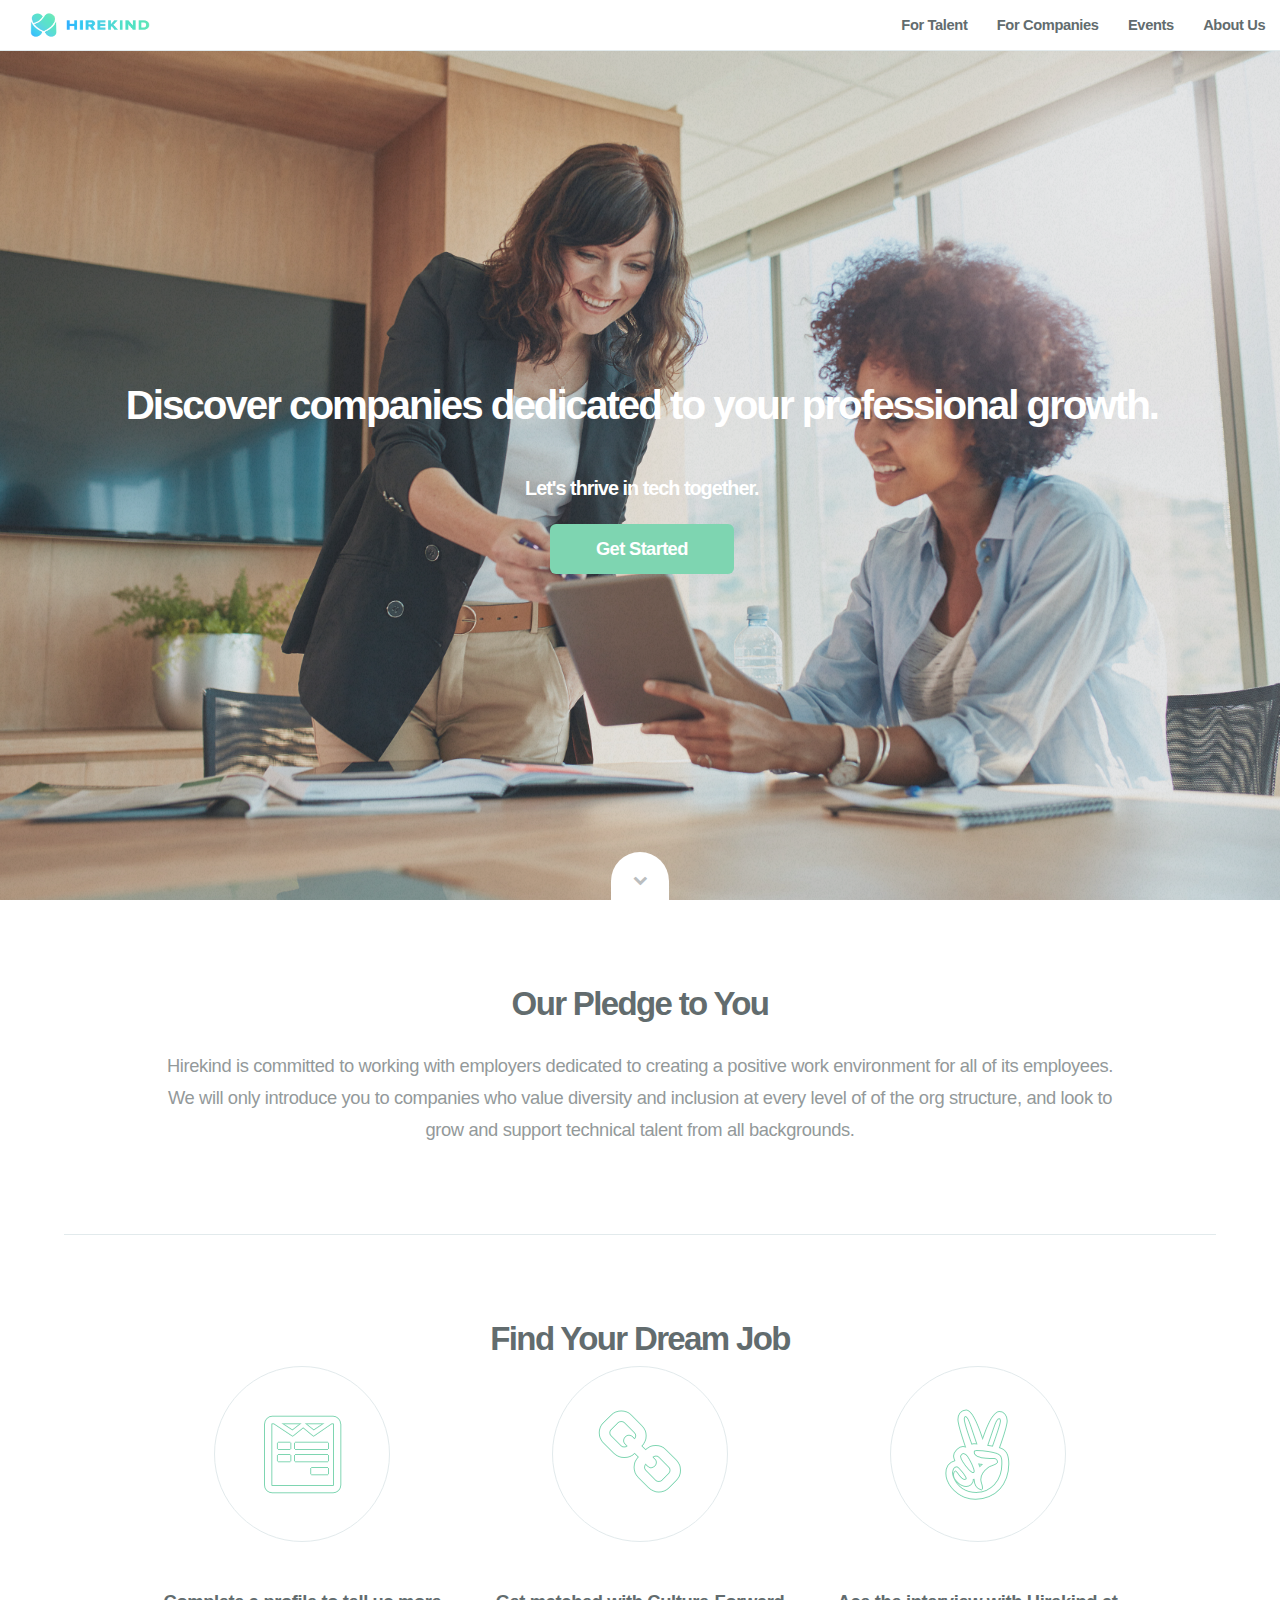
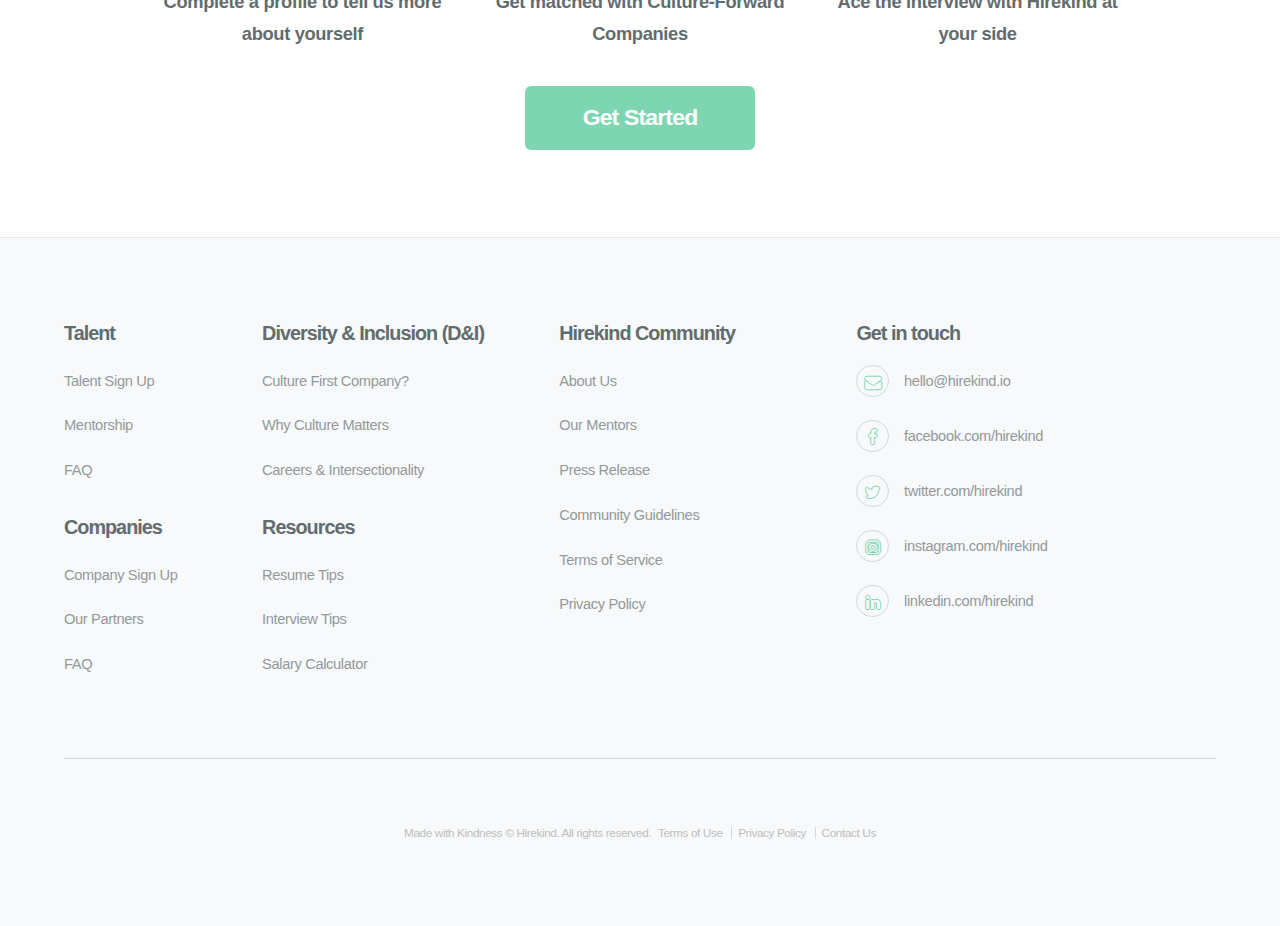
<file: index.html>
<!DOCTYPE HTML>
<!--
	Exponent by Pixelarity
	pixelarity.com | hello@pixelarity.com
	License: pixelarity.com/license
-->
<html>
	<head>
		<title>Hirekind</title>
		<meta charset="utf-8" />
		<meta name="viewport" content="width=device-width, initial-scale=1" />
		<!--[if lte IE 8]><script src="assets/js/ie/html5shiv.js"></script><![endif]-->
		<link rel="stylesheet" href="assets/css/main.css" />
		<!--[if lte IE 8]><link rel="stylesheet" href="assets/css/ie8.css" /><![endif]-->
		<!--[if lte IE 9]><link rel="stylesheet" href="assets/css/ie9.css" /><![endif]-->
	</head>
	<body>

		<!-- Header -->
			<header id="header">
				<h1><a href="index.html"><img src="images/Hirekind-logo-horizontal-color.png" width="150" height="50"></a></h1>
				<nav id="nav">
					<ul>
						<li><a href="index.html">For Talent</a></li>
						<li><a href="employers.html">For Companies</a></li>
						<li><a href="events.html">Events</a></li>
						<li><a href="about.html">About Us</a></li>
						<!--<li><a href="#" class="button big special">Join Us</a></li>-->
					</ul>
				</nav>
			</header>

		<!-- Banner -->
			<section id="banner-talent">
				<div class="inner">
					<h2>Discover companies dedicated to your professional growth.</h2>
					<h3>Let's thrive in tech together.</h3>
					<ul class="actions">
						<li><a href="https://bit.ly/joinhirekind" class="button big special" target="new">Get Started</a></li>
					</ul>
				</div>
				<a href="#one" class="more scrolly">Learn more ...</a>
			</section>

		<!-- Main -->
			<div id="main" class="container">

				<!-- One -->
					<section id="one" class="feature major">
						<!--<span class="icon alt major fa-paper-plane"></span>-->
						<h2>Our Pledge to You</h2>
						<p>Hirekind is committed to working with employers dedicated to creating a positive work environment for all of its employees. We will only introduce you to companies who value diversity and inclusion at every level of of the org structure, and look to grow and support technical talent from all backgrounds. </p>
					</section>

				<!-- Two -->
					<section id="two" class="feature major">
						<h2>Find Your Dream Job</h2>
						<p></p>
						<div class="row">
							<div class="12u$ 12u$(medium)">
								<ul class="major-icons row">
									<li class="4u 6u(small) 12u$(xsmall)">
										<span class="icon alt major fa-wpforms"></span>
										<p>Complete a profile to tell us more about yourself</p>
									</li>
									<li class="4u 6u$(small) 12u$(xsmall)">
										<span class="icon alt major fa-link"></span>
										<p>Get matched with Culture-Forward Companies</p>
									</li>
									<li class="4u$ 6u(small) 12u$(xsmall)">
										<span class="icon alt major fa-angellist"></span>
										<p>Ace the interview with Hirekind at your side</p>
									</li>
								</ul>
								<p><a href="https://bit.ly/joinhirekind" class="button big special" target="new">Get Started</a></p>
							</div>

							<!--<div class="8u$ 12u$(medium)">
								<ul class="major-icons row">
									<li class="4u 6u(small) 12u$(xsmall)">
										<span class="icon alt major fa-camera"></span>
										<p>Praesent sed adipiscing</p>
									</li>
									<li class="4u 6u$(small) 12u$(xsmall)">
										<span class="icon alt major fa-clock-o"></span>
										<p>Amet accumsan gravida</p>
									</li>
									<li class="4u$ 6u(small) 12u$(xsmall)">
										<span class="icon alt major fa-cloud"></span>
										<p>Risus aliquet feugiat</p>
									</li>
									<li class="4u 6u$(small) 12u$(xsmall)">
										<span class="icon alt major fa-code"></span>
										<p>Accumsan rhoncus</p>
									</li>
									<li class="4u 6u(small) 12u$(xsmall)">
										<span class="icon alt major fa-database"></span>
										<p>Vitae primis placerat</p>
									</li>
									<li class="4u$ 6u$(small) 12u$(xsmall)">
										<span class="icon alt major fa-bolt"></span>
										<p>Integer nisl faucibus</p>
									</li>
								</ul>
							</div>-->
						</div>
					</section>

				<!-- Three -->
				<!--
					<section id="three" class="major feature">
						<h2>Our Events</h2>
						<p>All members of our community -- from talent to hiring managers -- are dedicated to making the tech industry an inclusive space for people of all backgrounds. We recognize the ways technology shapes the world around us and are committed to allowing people of all stripes to shape the direction of technology, too.</p>

						<div class="row">
							<div class="8u 12u$(medium)">
								<a href="https://www.eventbrite.com/e/hirekind-deversity-no-5-career-pitch-mentor-night-climate-corporation-tickets-44205107667#" class="image fit">
									<h3 class="caption">DEVersity No. 5</h3>
									<img src="images/events/deversity5.jpg" alt="" />
								</a>-->
							
										<!--<div class="6u$ 12u$(xsmall)">
											<a href="#" class="image fit">
												<h3 class="caption">Amet accumsan gravida</h3>
												<img src="images/pic02.jpg" alt="" />
											</a>
										</div>
										<div class="6u 12u$(xsmall)">
											<a href="#" class="image fit">
												<h3 class="caption">Risus aliquet feugiat</h3>
												<img src="images/pic03.jpg" alt="" />
											</a>
										</div>
										<div class="6u$ 12u$(xsmall)">
											<a href="#" class="image fit">
												<h3 class="caption">Accumsan rhoncus</h3>
												<img src="images/pic04.jpg" alt="" />
											</a>
										</div>
										<div class="6u 12u$(xsmall)">
											<a href="#" class="image fit">
												<h3 class="caption">Vitae primis placerat</h3>
												<img src="images/pic05.jpg" alt="" />
											</a>
										</div>
										<div class="6u$ 12u$(xsmall)">
											<a href="#" class="image fit">
												<h3 class="caption">Integer nisl faucibus</h3>
												<img src="images/pic06.jpg" alt="" />
											</a>
										</div>-->
									
							<!--</div>
							<div class="4u 6u(small) 12u$(small)">
								<h3>Hirekind DEVersity No. 5</h3>
								<p>Career Pitch & Mentor Night</p>
								<br>The Climate Corporation
								<br>201 3rd Street, #1100
								<br>San Francisco, CA 94103
								
								<p><ul class="actions">
									<li><a href="https://www.eventbrite.com/e/hirekind-deversity-no-5-career-pitch-mentor-night-climate-corporation-tickets-44205107667#" class="button big special">Get Tickets</a></li>
								</ul></p>
							</div>
						</div>
					</section>-->

				<!-- Four -->
				<!--
					<section id="four" class="feature major">
						<h2>Be a Part of the Hirekind Movement</h2>
						<p>Find your squad by connecting with top mentors, peers, and partner companies.</p>
						<ul class="actions">
							<li><a href="https://bit.ly/joinhirekind" class="button big" target="new">Join Our Community</a></li>
						</ul>
					</section>-->

			</div>

		<!-- Footer -->
			<footer id="footer">
				<div class="container">
					<div class="row">
						<section class="2u 6u(small) 12u$(small)">
							<h3>Talent</h3>
							<ul class="updates">
								<li>
									<p><a href="https://bit.ly/joinhirekind">Talent Sign Up</a></p>
								</li>
								<li>
									<p><a href="https://bit.ly/mentorhirekind">Mentorship</a></p>
								</li>
								<li>
									<p><a href="#">FAQ</a></p>
								</li>
							</ul>
							<h3>Companies</h3>
							<ul class="updates">
								<li>
									<p><a href="https://bit.ly/hirekindtalent">Company Sign Up</a></p>
								</li>
								<li>
									<p><a href="employers.html">Our Partners</a></p>
								</li>
								<li>
									<p><a href="#">FAQ</a></p>
								</li>
							</ul>
						</section>
						<section class="3u 6u(medium) 12u$(small)">
							<h3>Diversity & Inclusion (D&I)</h3>
							<ul class="updates">
								<li>
									<p><a href="https://blog.cultureamp.com/what-is-a-culture-first-company-and-why-does-it-matter">Culture First Company?</a></p>
								</li>
								<li>
									<p><a href="https://gethppy.com/company-culture/infographic-why-company-culture-matters">Why Culture Matters</a></p>
								</li>
								<li>
									<p><a href="https://www.tandfonline.com/doi/full/10.1080/20021518.2017.1332858">Careers & Intersectionality</a></p>
								</li>
							</ul>
							<h3>Resources</h3>
							<ul class="updates">
								<li>
									<p><a href="https://novoresume.com/career-blog/how-to-write-a-resume-guide">Resume Tips</a></p>
								</li>
								<li>
									<p><a href="#">Interview Tips</a></p>
								</li>
								<li>
									<p><a href="https://fairygodboss.com/articles/5-salary-calculators-that-can-help-you-negotiate-your-pay">Salary Calculator</a></p>
								</li>
							</ul>
						</section>
						<section class="3u 6u(medium) 12u$(small)">
							<h3>Hirekind Community</h3>
							<ul class="updates">
								<li>
									<p><a href="about.html">About Us</a></p>
								</li>
								<li>
									<p><a href="https://bit.ly/mentorhirekind">Our Mentors</a></p>
								</li>
								<li>
									<p><a href="https://www.forbes.com/sites/joresablount/2018/05/01/hirekind-leaves-no-excuses-for-lack-of-diversity-in-tech/">Press Release</a></p>
								</li>
								<li>
									<p><a href="#">Community Guidelines</a></p>
								</li>
								<li>
									<p><a href="#">Terms of Service</a></p>
								</li>
								<li>
									<p><a href="#">Privacy Policy</a></p>
								</li>								
							</ul>
						</section>
						<!--<section class="4u 12u$(medium) about">
							<h2>Augue eleifend<br />
							faucibus et cubilia.</h2>
							<p>Arcu porttitor ut massa adipiscing nascetur varius lorem ipsum ante ac vestibulum lacinia ante praesent. Iaculis porttitor turpis orci arcu et orci. Lobortis non commodo ante lorem ipsum porttitor turpis orci. Arcu porttitor massa lorem ipsum dolor amet consequat etiam.</p>
							<ul class="actions">
								<li><a href="#" class="button">Erat vestibulum</a></li>
							</ul>
						</section>
						<section class="4u 6u(medium) 12u$(small)">
							<h3>Updates</h3>
							<ul class="updates">
								<li>
									<p><a href="#">Ante ac vestibulum lacinia praesent adipiscing nascetur consequat lorem ipsum dolore.</a></p>
									<span class="timestamp">Posted 2 hours ago</span>
								</li>
								<li>
									<p><a href="#">Mi eu gravida tortor. Commodo lacinia ut ante placerat. In lobortis ac accumsan tortor.</a></p>
									<span class="timestamp">Posted 4 hours ago</span>
								</li>
								<li>
									<p><a href="#">Erat faucibus lacinia orci vestibulum massa accumsan ac vitae turpis praesent non.</a></p>
									<span class="timestamp">Posted 8 hours ago</span>
								</li>
							</ul>
						</section>-->
						<section class="4u$ 6u$(medium) 12u$(small)">
							<h3>Get in touch</h3>
							<ul class="labeled-icons">
								<!--<li>
									<h4 class="icon alt fa-home"><span class="label">Address</span></h4>
									<span>1234 Somewhere Road #80486<br />
									Nashville, TN 00000</span>
								</li>
								<li>
									<h4 class="icon alt fa-phone"><span class="label">Phone</span></h4>
									<span>(800) 555-0000 x12345</span>
								</li>-->
								<li>
									<h4 class="icon alt fa-envelope"><span class="label">Email</span></h4>
									<a href="mailto:hello@hirekind.io">hello@hirekind.io</a>
								</li>
								<li>
									<h4 class="icon alt fa-facebook"><span class="label">Facebook</span></h4>
									<a href="https://www.facebook.com/hirekind">facebook.com/hirekind</a>
								</li>
								<li>
									<h4 class="icon alt fa-twitter"><span class="label">Twitter</span></h4>
									<a href="https://twitter.com/hirekind">twitter.com/hirekind</a>
								</li>
								<li>
									<h4 class="icon alt fa-instagram"><span class="label">Instagram</span></h4>
									<a href="https://www.instagram.com/hirekind/">instagram.com/hirekind</a>
								</li>
								<li>
									<h4 class="icon alt fa-linkedin"><span class="label">LinkedIn</span></h4>
									<a href="https://www.linkedin.com/company/hirekind/">linkedin.com/hirekind</a>
								</li>
							</ul>
						</section>
					</div>
				</div>
				<div class="copyright container">
					<p>Made with Kindness &copy; Hirekind. All rights reserved.</p>
					<ul class="menu">
						<li><a href="#">Terms of Use</a></li>
						<li><a href="#">Privacy Policy</a></li>
						<li><a href="#">Contact Us</a></li>
					</ul>
				</div>
			</footer>

		<!-- Scripts -->
			<script src="assets/js/jquery.min.js"></script>
			<script src="assets/js/jquery.scrolly.min.js"></script>
			<script src="assets/js/skel.min.js"></script>
			<script src="assets/js/util.js"></script>
			<!--[if lte IE 8]><script src="assets/js/ie/respond.min.js"></script><![endif]-->
			<script src="assets/js/main.js"></script>

	</body>
</html>
</file>
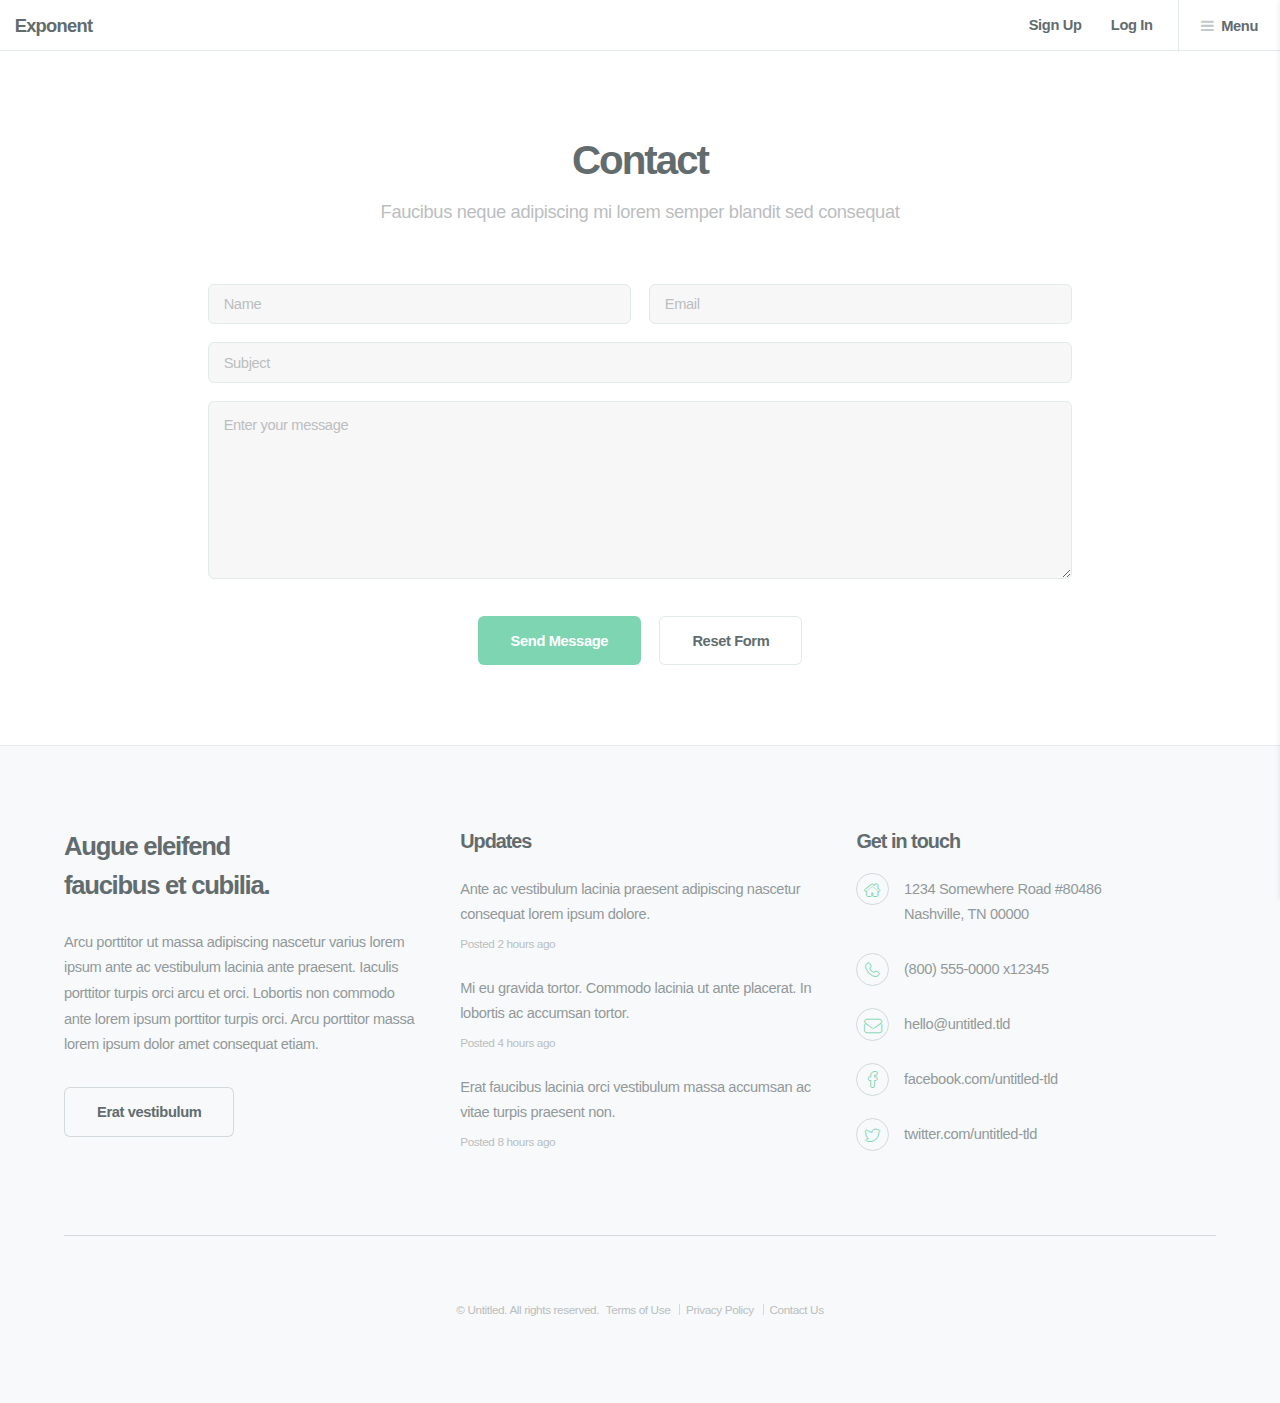
<file: contact.html>
<!DOCTYPE HTML>
<!--
	Exponent by Pixelarity
	pixelarity.com | hello@pixelarity.com
	License: pixelarity.com/license
-->
<html>
	<head>
		<title>Untitled</title>
		<meta charset="utf-8" />
		<meta name="viewport" content="width=device-width, initial-scale=1" />
		<!--[if lte IE 8]><script src="assets/js/ie/html5shiv.js"></script><![endif]-->
		<link rel="stylesheet" href="assets/css/main.css" />
		<!--[if lte IE 8]><link rel="stylesheet" href="assets/css/ie8.css" /><![endif]-->
		<!--[if lte IE 9]><link rel="stylesheet" href="assets/css/ie9.css" /><![endif]-->
	</head>
	<body>

		<!-- Header -->
			<header id="header">
				<h1><a href="index.html">Exponent</a></h1>
				<nav id="nav">
					<ul>
						<li><a href="#">Sign Up</a></li>
						<li><a href="#">Log In</a></li>
						<li class="special">
							<a href="#menu" class="icon fa-bars">Menu</a>
							<div id="menu">
								<ul>
									<li><a href="index.html">Home</a></li>
									<li>
										<span>Layouts</span>
										<ul>
											<li><a href="left-sidebar.html">Left Sidebar</a></li>
											<li><a href="right-sidebar.html">Right Sidebar</a></li>
											<li><a href="no-sidebar.html">No Sidebar</a></li>
											<li><a href="contact.html">Contact</a></li>
										</ul>
									</li>
									<li><a href="elements.html">Elements</a></li>
									<li><a href="#">Sign Up</a></li>
									<li><a href="#">Log In</a></li>
								</ul>
							</div>
						</li>
					</ul>
				</nav>
			</header>

		<!-- Main -->
			<div id="main" class="container 75%">
				<header class="major">
					<h2>Contact</h2>
					<p>Faucibus neque adipiscing mi lorem semper blandit sed consequat</p>
				</header>

				<!-- Content -->
					<section id="content">
						<form method="post" action="#">
							<div class="row uniform 50%">
								<div class="6u 12u$(xsmall)">
									<input type="text" name="name" id="name" value="" placeholder="Name" />
								</div>
								<div class="6u$ 12u$(xsmall)">
									<input type="email" name="email" id="email" value="" placeholder="Email" />
								</div>
							</div>
							<div class="row uniform 50%">
								<div class="12u$">
									<input type="text" name="subject" id="subject" value="" placeholder="Subject" />
								</div>
							</div>
							<div class="row uniform 50%">
								<div class="12u$">
									<textarea name="message" id="message" placeholder="Enter your message" rows="6"></textarea>
								</div>
							</div>
							<div class="row uniform">
								<div class="12u$">
									<ul class="actions align-center">
										<li><input type="submit" value="Send Message" class="special" /></li>
										<li><input type="reset" value="Reset Form" /></li>
									</ul>
								</div>
							</div>
						</form>
					</section>

			</div>

		<!-- Footer -->
			<footer id="footer">
				<div class="container">
					<div class="row">
						<section class="4u 12u$(medium) about">
							<h2>Augue eleifend<br />
							faucibus et cubilia.</h2>
							<p>Arcu porttitor ut massa adipiscing nascetur varius lorem ipsum ante ac vestibulum lacinia ante praesent. Iaculis porttitor turpis orci arcu et orci. Lobortis non commodo ante lorem ipsum porttitor turpis orci. Arcu porttitor massa lorem ipsum dolor amet consequat etiam.</p>
							<ul class="actions">
								<li><a href="#" class="button">Erat vestibulum</a></li>
							</ul>
						</section>
						<section class="4u 6u(medium) 12u$(small)">
							<h3>Updates</h3>
							<ul class="updates">
								<li>
									<p><a href="#">Ante ac vestibulum lacinia praesent adipiscing nascetur consequat lorem ipsum dolore.</a></p>
									<span class="timestamp">Posted 2 hours ago</span>
								</li>
								<li>
									<p><a href="#">Mi eu gravida tortor. Commodo lacinia ut ante placerat. In lobortis ac accumsan tortor.</a></p>
									<span class="timestamp">Posted 4 hours ago</span>
								</li>
								<li>
									<p><a href="#">Erat faucibus lacinia orci vestibulum massa accumsan ac vitae turpis praesent non.</a></p>
									<span class="timestamp">Posted 8 hours ago</span>
								</li>
							</ul>
						</section>
						<section class="4u$ 6u$(medium) 12u$(small)">
							<h3>Get in touch</h3>
							<ul class="labeled-icons">
								<li>
									<h4 class="icon alt fa-home"><span class="label">Address</span></h4>
									<span>1234 Somewhere Road #80486<br />
									Nashville, TN 00000</span>
								</li>
								<li>
									<h4 class="icon alt fa-phone"><span class="label">Phone</span></h4>
									<span>(800) 555-0000 x12345</span>
								</li>
								<li>
									<h4 class="icon alt fa-envelope"><span class="label">Email</span></h4>
									<a href="#">hello@untitled.tld</a>
								</li>
								<li>
									<h4 class="icon alt fa-facebook"><span class="label">Facebook</span></h4>
									<a href="#">facebook.com/untitled-tld</a>
								</li>
								<li>
									<h4 class="icon alt fa-twitter"><span class="label">Twitter</span></h4>
									<a href="#">twitter.com/untitled-tld</a>
								</li>
							</ul>
						</section>
					</div>
				</div>
				<div class="copyright container">
					<p>&copy; Untitled. All rights reserved.</p>
					<ul class="menu">
						<li><a href="#">Terms of Use</a></li>
						<li><a href="#">Privacy Policy</a></li>
						<li><a href="#">Contact Us</a></li>
					</ul>
				</div>
			</footer>

		<!-- Scripts -->
			<script src="assets/js/jquery.min.js"></script>
			<script src="assets/js/jquery.scrolly.min.js"></script>
			<script src="assets/js/skel.min.js"></script>
			<script src="assets/js/util.js"></script>
			<!--[if lte IE 8]><script src="assets/js/ie/respond.min.js"></script><![endif]-->
			<script src="assets/js/main.js"></script>

	</body>
</html>
</file>
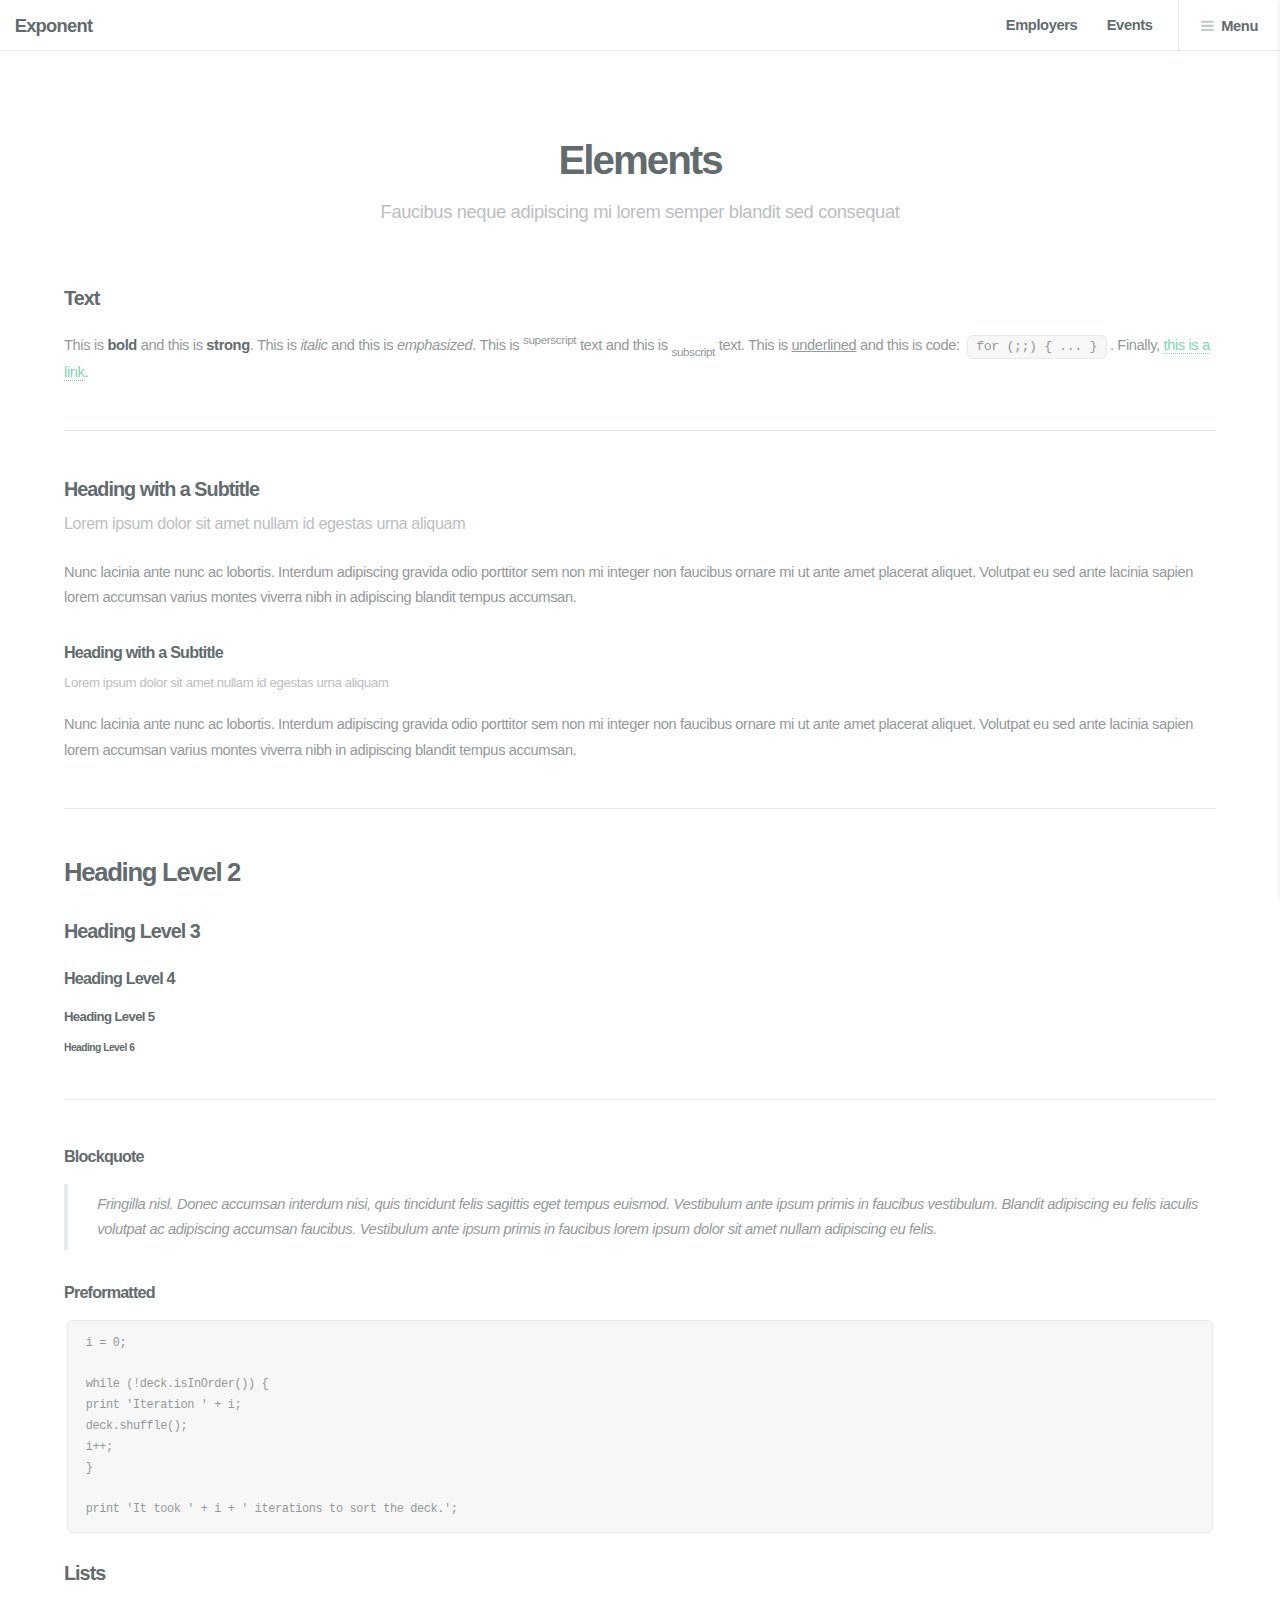
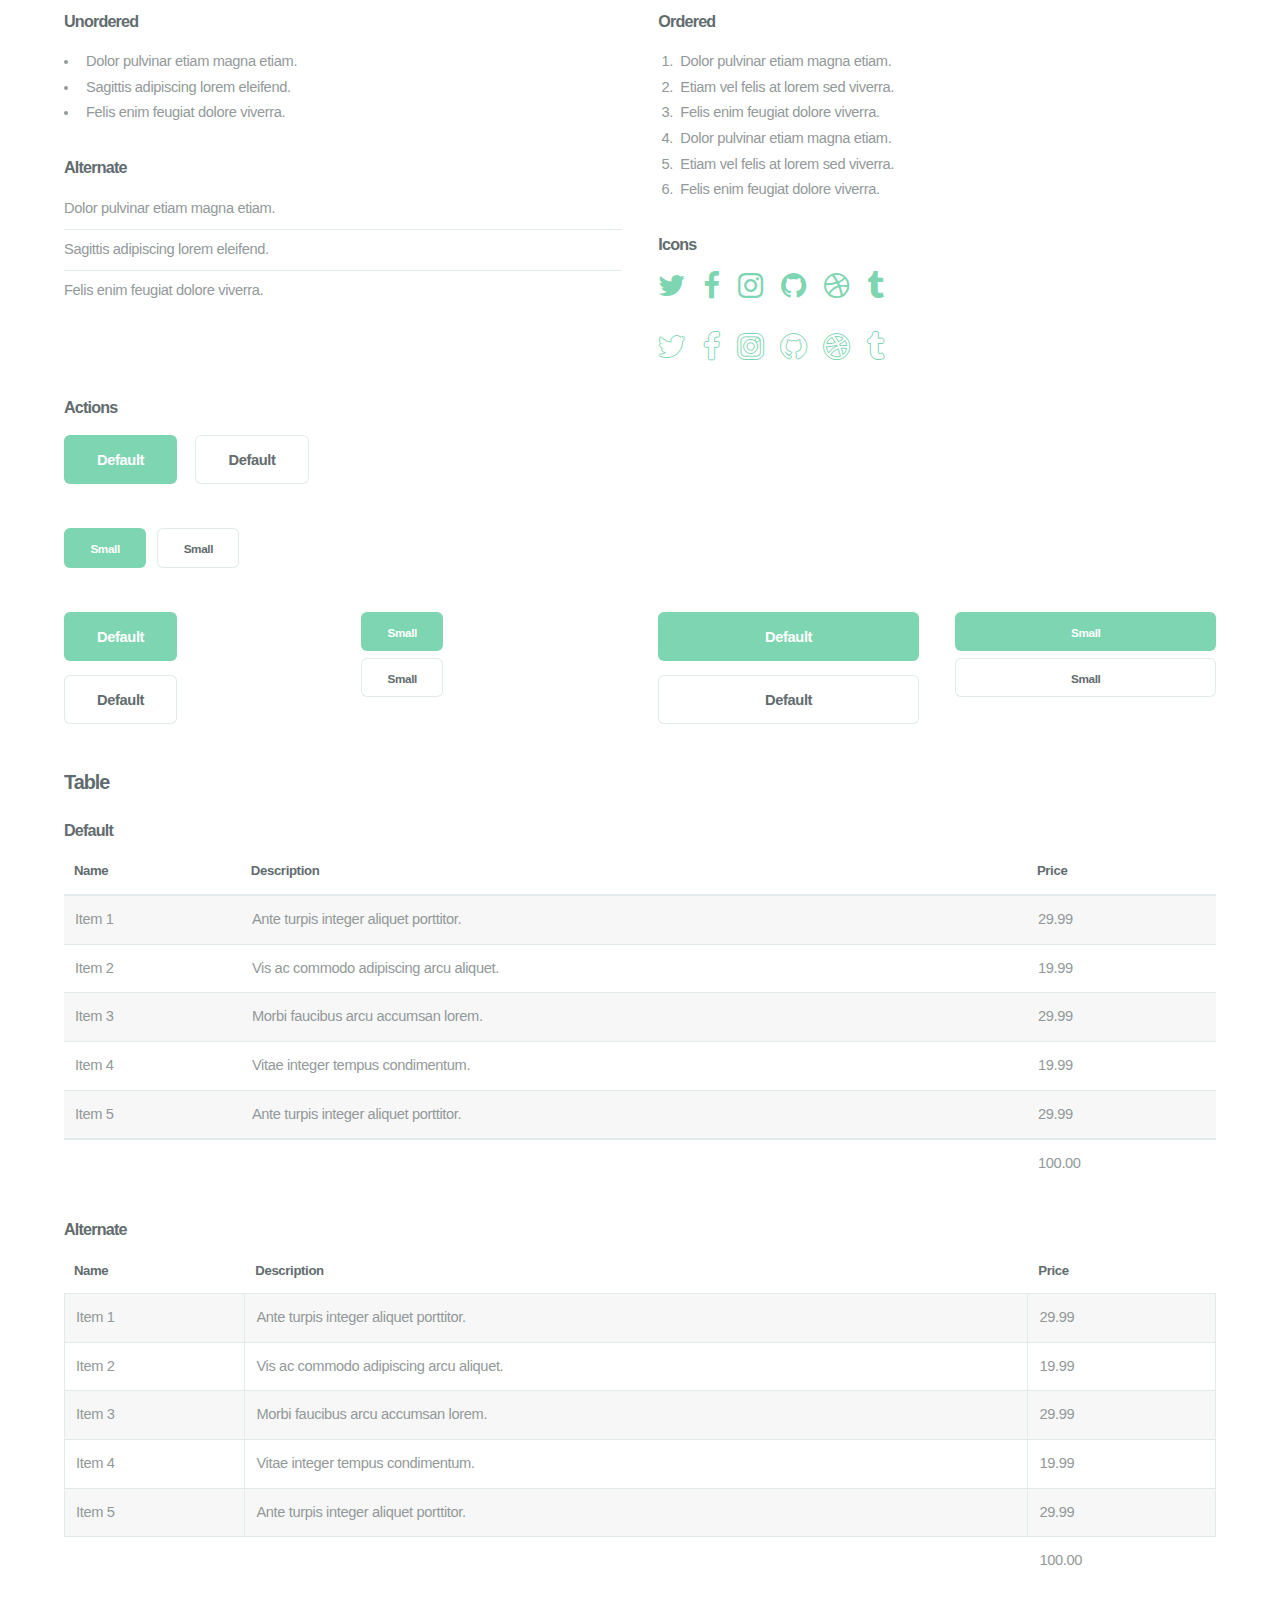
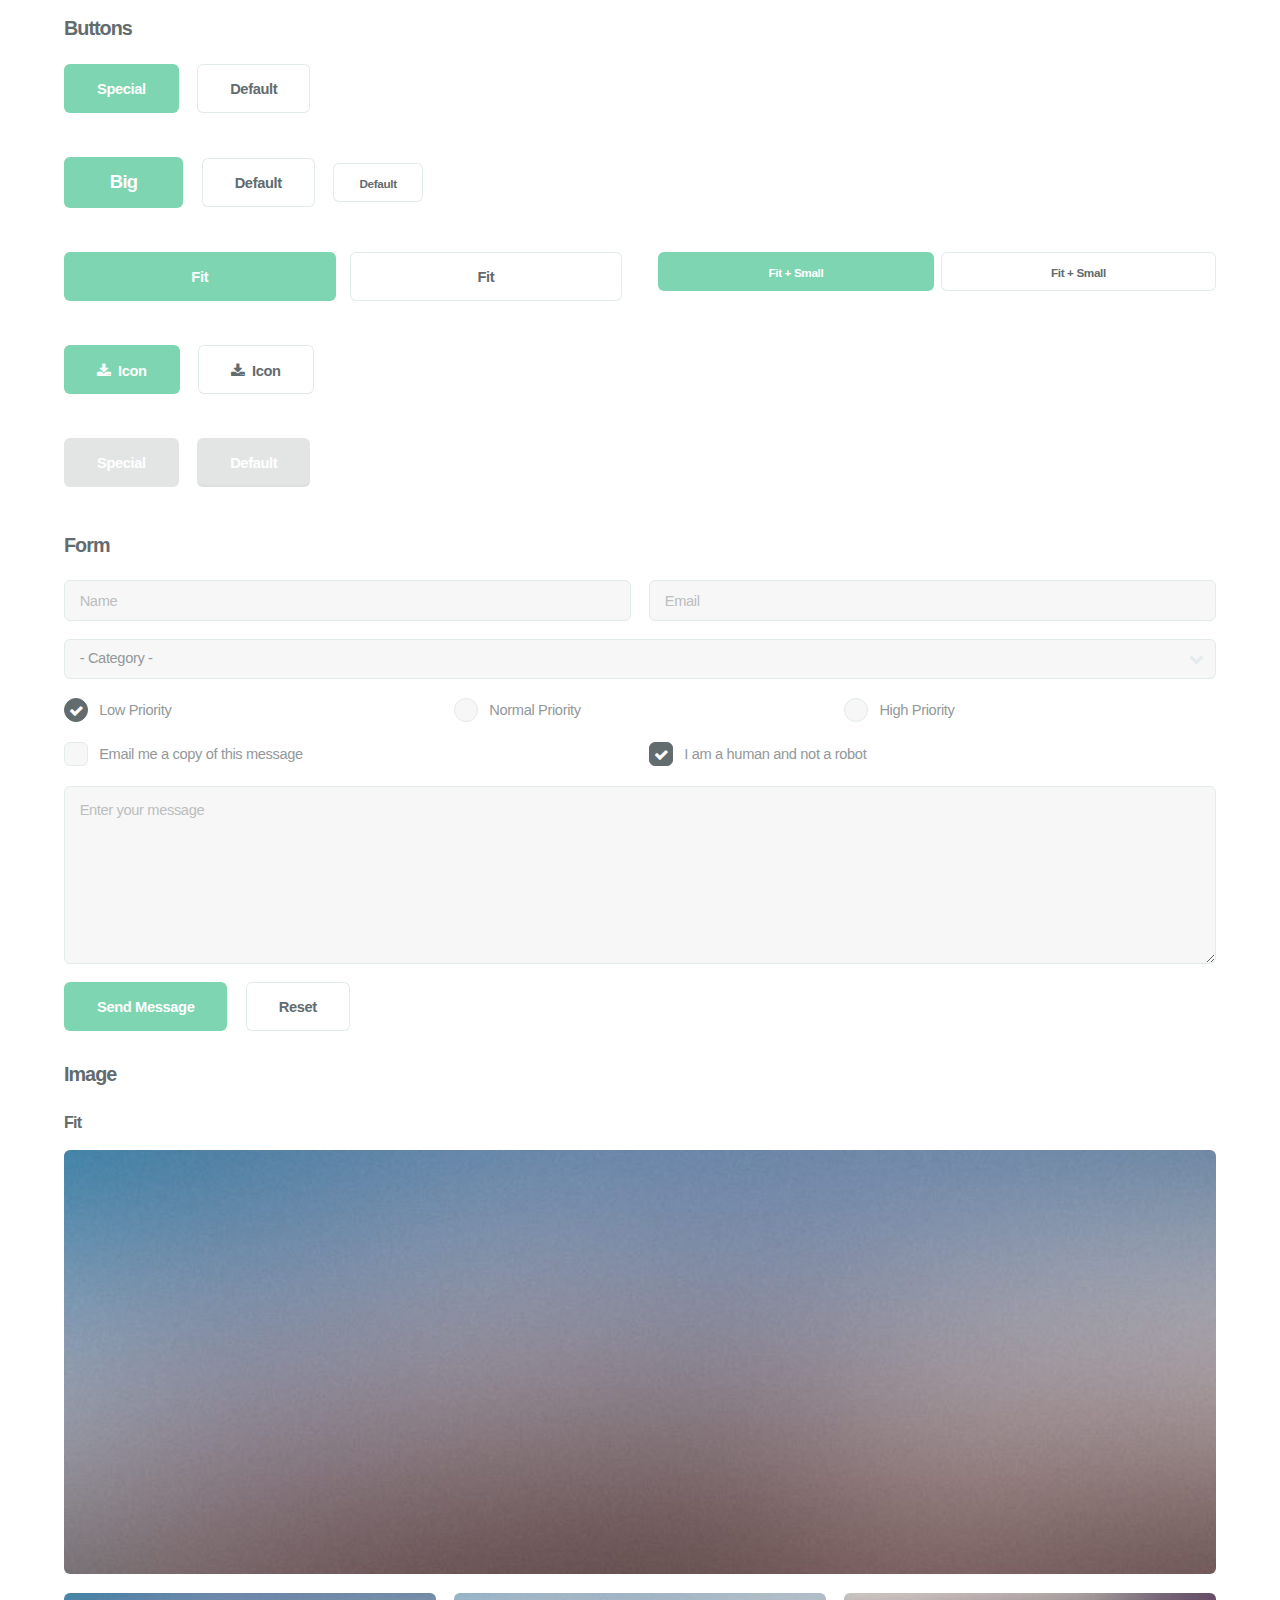
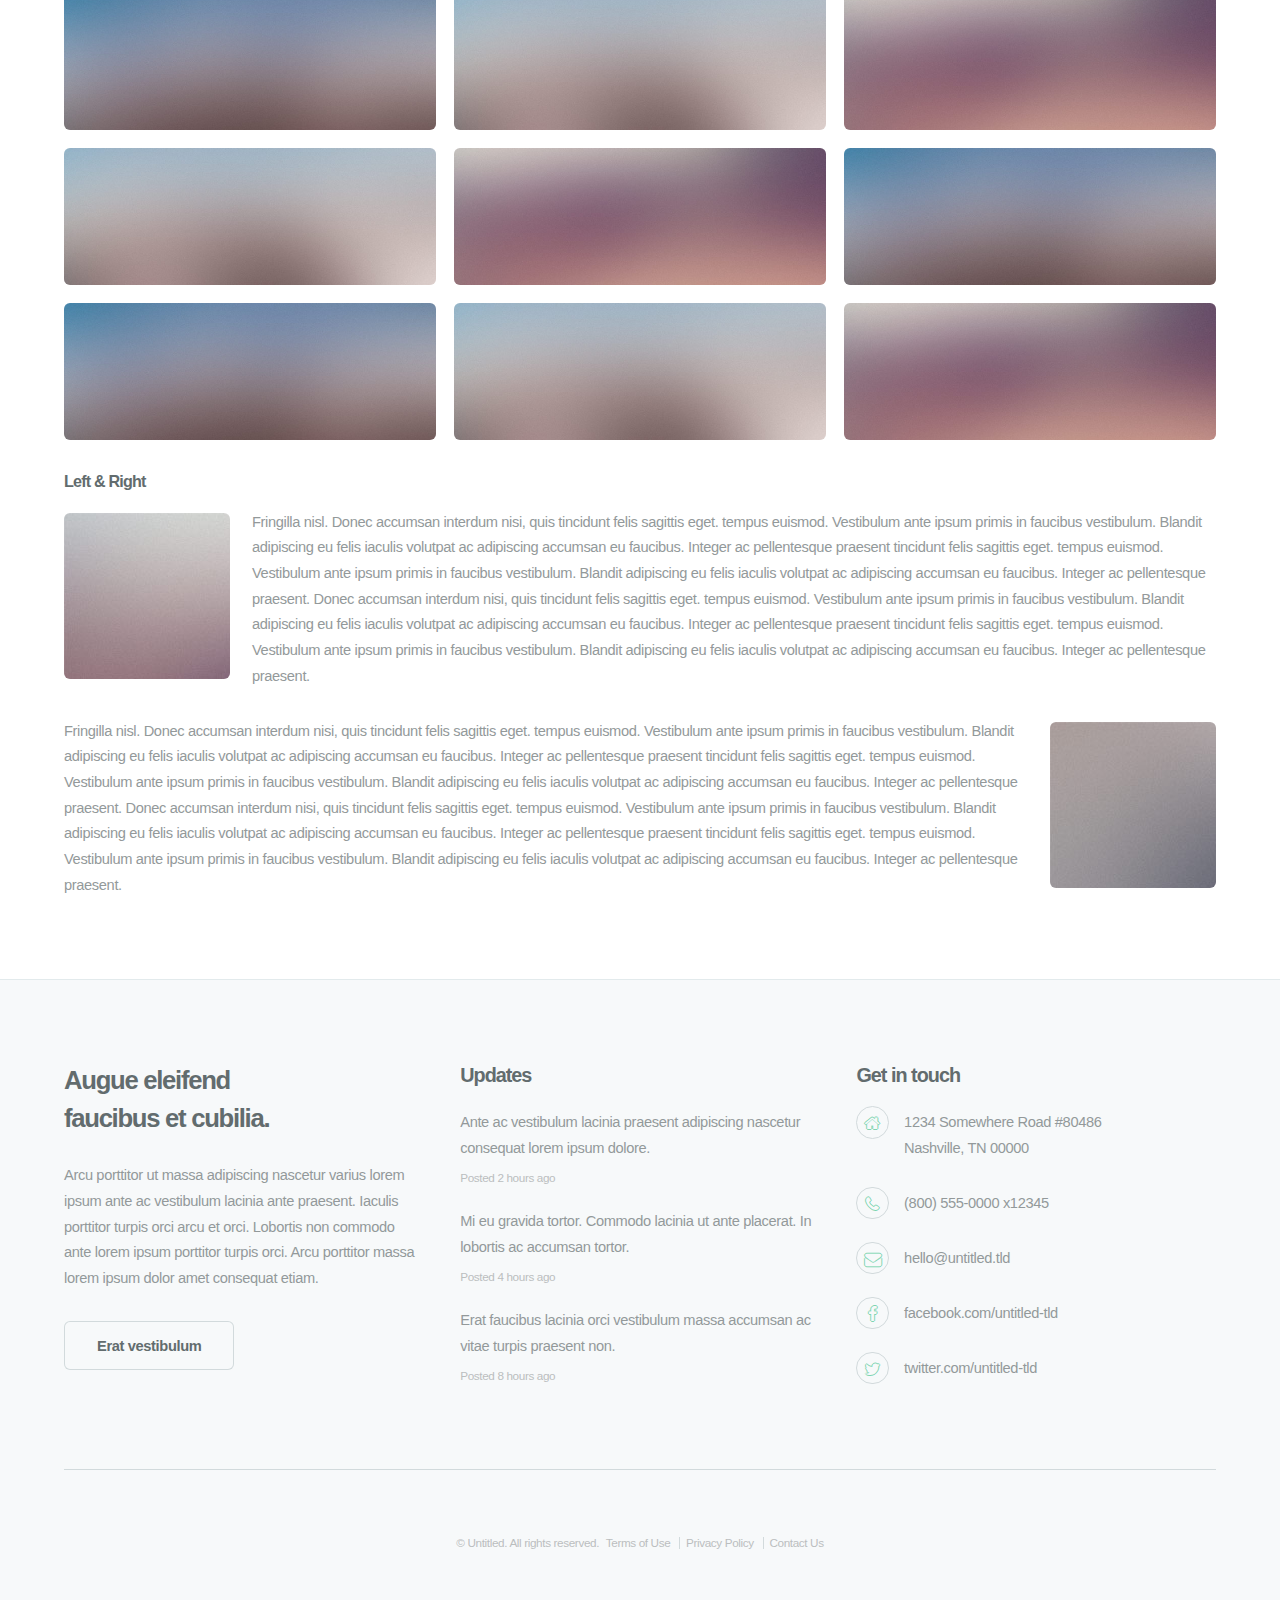
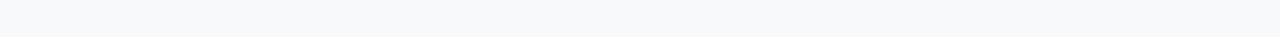
<file: elements.html>
<!DOCTYPE HTML>
<!--
	Exponent by Pixelarity
	pixelarity.com | hello@pixelarity.com
	License: pixelarity.com/license
-->
<html>
	<head>
		<title>Untitled</title>
		<meta charset="utf-8" />
		<meta name="viewport" content="width=device-width, initial-scale=1" />
		<!--[if lte IE 8]><script src="assets/js/ie/html5shiv.js"></script><![endif]-->
		<link rel="stylesheet" href="assets/css/main.css" />
		<!--[if lte IE 8]><link rel="stylesheet" href="assets/css/ie8.css" /><![endif]-->
		<!--[if lte IE 9]><link rel="stylesheet" href="assets/css/ie9.css" /><![endif]-->
	</head>
	<body>

		<!-- Header -->
			<header id="header">
				<h1><a href="index.html">Exponent</a></h1>
				<nav id="nav">
					<ul>
						<li><a href="#">Employers</a></li>
						<li><a href="#">Events</a></li>
						<li class="special">
							<a href="#menu" class="icon fa-bars">Menu</a>
							<div id="menu">
								<ul>
									<li><a href="index.html">Home</a></li>
									<li>
										<span>Layouts</span>
										<ul>
											<li><a href="left-sidebar.html">Left Sidebar</a></li>
											<li><a href="right-sidebar.html">Right Sidebar</a></li>
											<li><a href="no-sidebar.html">No Sidebar</a></li>
											<li><a href="contact.html">Contact</a></li>
										</ul>
									</li>
									<li><a href="elements.html">Elements</a></li>
									<li><a href="#">Sign Up</a></li>
									<li><a href="#">Log In</a></li>
								</ul>
							</div>
						</li>
					</ul>
				</nav>
			</header>

		<!-- Main -->
			<div id="main" class="container">
				<header class="major">
					<h2>Elements</h2>
					<p>Faucibus neque adipiscing mi lorem semper blandit sed consequat</p>
				</header>

				<!-- Text -->
					<section>
						<h3>Text</h3>
						<p>This is <b>bold</b> and this is <strong>strong</strong>. This is <i>italic</i> and this is <em>emphasized</em>.
						This is <sup>superscript</sup> text and this is <sub>subscript</sub> text.
						This is <u>underlined</u> and this is code: <code>for (;;) { ... }</code>. Finally, <a href="#">this is a link</a>.</p>

						<hr />

						<header>
							<h3>Heading with a Subtitle</h3>
							<p>Lorem ipsum dolor sit amet nullam id egestas urna aliquam</p>
						</header>
						<p>Nunc lacinia ante nunc ac lobortis. Interdum adipiscing gravida odio porttitor sem non mi integer non faucibus ornare mi ut ante amet placerat aliquet. Volutpat eu sed ante lacinia sapien lorem accumsan varius montes viverra nibh in adipiscing blandit tempus accumsan.</p>
						<header>
							<h4>Heading with a Subtitle</h4>
							<p>Lorem ipsum dolor sit amet nullam id egestas urna aliquam</p>
						</header>
						<p>Nunc lacinia ante nunc ac lobortis. Interdum adipiscing gravida odio porttitor sem non mi integer non faucibus ornare mi ut ante amet placerat aliquet. Volutpat eu sed ante lacinia sapien lorem accumsan varius montes viverra nibh in adipiscing blandit tempus accumsan.</p>

						<hr />

						<h2>Heading Level 2</h2>
						<h3>Heading Level 3</h3>
						<h4>Heading Level 4</h4>
						<h5>Heading Level 5</h5>
						<h6>Heading Level 6</h6>

						<hr />

						<h4>Blockquote</h4>
						<blockquote>Fringilla nisl. Donec accumsan interdum nisi, quis tincidunt felis sagittis eget tempus euismod. Vestibulum ante ipsum primis in faucibus vestibulum. Blandit adipiscing eu felis iaculis volutpat ac adipiscing accumsan faucibus. Vestibulum ante ipsum primis in faucibus lorem ipsum dolor sit amet nullam adipiscing eu felis.</blockquote>

						<h4>Preformatted</h4>
						<pre><code>i = 0;

while (!deck.isInOrder()) {
print 'Iteration ' + i;
deck.shuffle();
i++;
}

print 'It took ' + i + ' iterations to sort the deck.';
</code></pre>
					</section>

				<!-- Lists -->
					<section>
						<h3>Lists</h3>
						<div class="row">
							<div class="6u 12u(small)">

								<h4>Unordered</h4>
								<ul>
									<li>Dolor pulvinar etiam magna etiam.</li>
									<li>Sagittis adipiscing lorem eleifend.</li>
									<li>Felis enim feugiat dolore viverra.</li>
								</ul>

								<h4>Alternate</h4>
								<ul class="alt">
									<li>Dolor pulvinar etiam magna etiam.</li>
									<li>Sagittis adipiscing lorem eleifend.</li>
									<li>Felis enim feugiat dolore viverra.</li>
								</ul>

							</div>
							<div class="6u 12u(small)">

								<h4>Ordered</h4>
								<ol>
									<li>Dolor pulvinar etiam magna etiam.</li>
									<li>Etiam vel felis at lorem sed viverra.</li>
									<li>Felis enim feugiat dolore viverra.</li>
									<li>Dolor pulvinar etiam magna etiam.</li>
									<li>Etiam vel felis at lorem sed viverra.</li>
									<li>Felis enim feugiat dolore viverra.</li>
								</ol>

								<h4>Icons</h4>
								<ul class="icons">
									<li><a href="#" class="icon fa-twitter"><span class="label">Twitter</span></a></li>
									<li><a href="#" class="icon fa-facebook"><span class="label">Facebook</span></a></li>
									<li><a href="#" class="icon fa-instagram"><span class="label">Instagram</span></a></li>
									<li><a href="#" class="icon fa-github"><span class="label">Github</span></a></li>
									<li><a href="#" class="icon fa-dribbble"><span class="label">Dribbble</span></a></li>
									<li><a href="#" class="icon fa-tumblr"><span class="label">Tumblr</span></a></li>
								</ul>
								<ul class="icons">
									<li><a href="#" class="icon alt fa-twitter"><span class="label">Twitter</span></a></li>
									<li><a href="#" class="icon alt fa-facebook"><span class="label">Facebook</span></a></li>
									<li><a href="#" class="icon alt fa-instagram"><span class="label">Instagram</span></a></li>
									<li><a href="#" class="icon alt fa-github"><span class="label">Github</span></a></li>
									<li><a href="#" class="icon alt fa-dribbble"><span class="label">Dribbble</span></a></li>
									<li><a href="#" class="icon alt fa-tumblr"><span class="label">Tumblr</span></a></li>
								</ul>

							</div>
						</div>

						<h4>Actions</h4>
						<ul class="actions">
							<li><a href="#" class="button special">Default</a></li>
							<li><a href="#" class="button">Default</a></li>
						</ul>
						<ul class="actions small">
							<li><a href="#" class="button special small">Small</a></li>
							<li><a href="#" class="button small">Small</a></li>
						</ul>
						<div class="row">
							<div class="3u 6u(medium) 12u$(small)">
								<ul class="actions vertical">
									<li><a href="#" class="button special">Default</a></li>
									<li><a href="#" class="button">Default</a></li>
								</ul>
							</div>
							<div class="3u 6u$(medium) 12u$(small)">
								<ul class="actions vertical small">
									<li><a href="#" class="button special small">Small</a></li>
									<li><a href="#" class="button small">Small</a></li>
								</ul>
							</div>
							<div class="3u 6u(medium) 12u$(small)">
								<ul class="actions vertical">
									<li><a href="#" class="button special fit">Default</a></li>
									<li><a href="#" class="button fit">Default</a></li>
								</ul>
							</div>
							<div class="3u 6u$(medium) 12u$(small)">
								<ul class="actions vertical small">
									<li><a href="#" class="button special small fit">Small</a></li>
									<li><a href="#" class="button small fit">Small</a></li>
								</ul>
							</div>
						</div>
					</section>

				<!-- Table -->
					<section>
						<h3>Table</h3>
						<h4>Default</h4>
						<div class="table-wrapper">
							<table>
								<thead>
									<tr>
										<th>Name</th>
										<th>Description</th>
										<th>Price</th>
									</tr>
								</thead>
								<tbody>
									<tr>
										<td>Item 1</td>
										<td>Ante turpis integer aliquet porttitor.</td>
										<td>29.99</td>
									</tr>
									<tr>
										<td>Item 2</td>
										<td>Vis ac commodo adipiscing arcu aliquet.</td>
										<td>19.99</td>
									</tr>
									<tr>
										<td>Item 3</td>
										<td> Morbi faucibus arcu accumsan lorem.</td>
										<td>29.99</td>
									</tr>
									<tr>
										<td>Item 4</td>
										<td>Vitae integer tempus condimentum.</td>
										<td>19.99</td>
									</tr>
									<tr>
										<td>Item 5</td>
										<td>Ante turpis integer aliquet porttitor.</td>
										<td>29.99</td>
									</tr>
								</tbody>
								<tfoot>
									<tr>
										<td colspan="2"></td>
										<td>100.00</td>
									</tr>
								</tfoot>
							</table>
						</div>
						<h4>Alternate</h4>
						<div class="table-wrapper">
							<table class="alt">
								<thead>
									<tr>
										<th>Name</th>
										<th>Description</th>
										<th>Price</th>
									</tr>
								</thead>
								<tbody>
									<tr>
										<td>Item 1</td>
										<td>Ante turpis integer aliquet porttitor.</td>
										<td>29.99</td>
									</tr>
									<tr>
										<td>Item 2</td>
										<td>Vis ac commodo adipiscing arcu aliquet.</td>
										<td>19.99</td>
									</tr>
									<tr>
										<td>Item 3</td>
										<td> Morbi faucibus arcu accumsan lorem.</td>
										<td>29.99</td>
									</tr>
									<tr>
										<td>Item 4</td>
										<td>Vitae integer tempus condimentum.</td>
										<td>19.99</td>
									</tr>
									<tr>
										<td>Item 5</td>
										<td>Ante turpis integer aliquet porttitor.</td>
										<td>29.99</td>
									</tr>
								</tbody>
								<tfoot>
									<tr>
										<td colspan="2"></td>
										<td>100.00</td>
									</tr>
								</tfoot>
							</table>
						</div>
					</section>

				<!-- Buttons -->
					<section>
						<h3>Buttons</h3>
						<ul class="actions">
							<li><a href="#" class="button special">Special</a></li>
							<li><a href="#" class="button">Default</a></li>
						</ul>
						<ul class="actions">
							<li><a href="#" class="button special big">Big</a></li>
							<li><a href="#" class="button">Default</a></li>
							<li><a href="#" class="button small">Default</a></li>
						</ul>
						<div class="row">
							<div class="6u 12u$(small)">
								<ul class="actions fit">
									<li><a href="#" class="button special fit">Fit</a></li>
									<li><a href="#" class="button fit">Fit</a></li>
								</ul>
							</div>
							<div class="6u$ 12u$(small)">
								<ul class="actions fit small">
									<li><a href="#" class="button special fit small">Fit + Small</a></li>
									<li><a href="#" class="button fit small">Fit + Small</a></li>
								</ul>
							</div>
						</div>
						<ul class="actions">
							<li><a href="#" class="button special icon fa-download">Icon</a></li>
							<li><a href="#" class="button icon fa-download">Icon</a></li>
						</ul>
						<ul class="actions">
							<li><span class="button special disabled">Special</span></li>
							<li><span class="button disabled">Default</span></li>
						</ul>
					</section>

				<!-- Form -->
					<section>
						<h3>Form</h3>
						<form method="post" action="#">
							<div class="row uniform 50%">
								<div class="6u 12u$(xsmall)">
									<input type="text" name="name" id="name" value="" placeholder="Name" />
								</div>
								<div class="6u$ 12u$(xsmall)">
									<input type="email" name="email" id="email" value="" placeholder="Email" />
								</div>
								<div class="12u$">
									<div class="select-wrapper">
										<select name="category" id="category">
											<option value="">- Category -</option>
											<option value="1">Manufacturing</option>
											<option value="1">Shipping</option>
											<option value="1">Administration</option>
											<option value="1">Human Resources</option>
										</select>
									</div>
								</div>
								<div class="4u 12u$(small)">
									<input type="radio" id="priority-low" name="priority" checked>
									<label for="priority-low">Low Priority</label>
								</div>
								<div class="4u 12u$(small)">
									<input type="radio" id="priority-normal" name="priority">
									<label for="priority-normal">Normal Priority</label>
								</div>
								<div class="4u$ 12u$(small)">
									<input type="radio" id="priority-high" name="priority">
									<label for="priority-high">High Priority</label>
								</div>
								<div class="6u 12u$(small)">
									<input type="checkbox" id="copy" name="copy">
									<label for="copy">Email me a copy of this message</label>
								</div>
								<div class="6u$ 12u$(small)">
									<input type="checkbox" id="human" name="human" checked>
									<label for="human">I am a human and not a robot</label>
								</div>
								<div class="12u$">
									<textarea name="message" id="message" placeholder="Enter your message" rows="6"></textarea>
								</div>
								<div class="12u$">
									<ul class="actions">
										<li><input type="submit" value="Send Message" class="special" /></li>
										<li><input type="reset" value="Reset" /></li>
									</ul>
								</div>
							</div>
						</form>
					</section>

				<!-- Image -->
					<section>
						<h3>Image</h3>
						<h4>Fit</h4>
						<div class="box alt">
							<div class="row 50% uniform">
								<div class="12u$"><span class="image fit"><img src="images/pic07.jpg" alt="" /></span></div>
								<div class="4u"><span class="image fit"><img src="images/pic07.jpg" alt="" /></span></div>
								<div class="4u"><span class="image fit"><img src="images/pic08.jpg" alt="" /></span></div>
								<div class="4u$"><span class="image fit"><img src="images/pic09.jpg" alt="" /></span></div>
								<div class="4u"><span class="image fit"><img src="images/pic08.jpg" alt="" /></span></div>
								<div class="4u"><span class="image fit"><img src="images/pic09.jpg" alt="" /></span></div>
								<div class="4u$"><span class="image fit"><img src="images/pic07.jpg" alt="" /></span></div>
								<div class="4u"><span class="image fit"><img src="images/pic07.jpg" alt="" /></span></div>
								<div class="4u"><span class="image fit"><img src="images/pic08.jpg" alt="" /></span></div>
								<div class="4u$"><span class="image fit"><img src="images/pic09.jpg" alt="" /></span></div>
							</div>
						</div>

						<h4>Left &amp; Right</h4>
						<p><span class="image left"><img src="images/pic10.jpg" alt="" /></span>Fringilla nisl. Donec accumsan interdum nisi, quis tincidunt felis sagittis eget. tempus euismod. Vestibulum ante ipsum primis in faucibus vestibulum. Blandit adipiscing eu felis iaculis volutpat ac adipiscing accumsan eu faucibus. Integer ac pellentesque praesent tincidunt felis sagittis eget. tempus euismod. Vestibulum ante ipsum primis in faucibus vestibulum. Blandit adipiscing eu felis iaculis volutpat ac adipiscing accumsan eu faucibus. Integer ac pellentesque praesent. Donec accumsan interdum nisi, quis tincidunt felis sagittis eget. tempus euismod. Vestibulum ante ipsum primis in faucibus vestibulum. Blandit adipiscing eu felis iaculis volutpat ac adipiscing accumsan eu faucibus. Integer ac pellentesque praesent tincidunt felis sagittis eget. tempus euismod. Vestibulum ante ipsum primis in faucibus vestibulum. Blandit adipiscing eu felis iaculis volutpat ac adipiscing accumsan eu faucibus. Integer ac pellentesque praesent.</p>
						<p><span class="image right"><img src="images/pic11.jpg" alt="" /></span>Fringilla nisl. Donec accumsan interdum nisi, quis tincidunt felis sagittis eget. tempus euismod. Vestibulum ante ipsum primis in faucibus vestibulum. Blandit adipiscing eu felis iaculis volutpat ac adipiscing accumsan eu faucibus. Integer ac pellentesque praesent tincidunt felis sagittis eget. tempus euismod. Vestibulum ante ipsum primis in faucibus vestibulum. Blandit adipiscing eu felis iaculis volutpat ac adipiscing accumsan eu faucibus. Integer ac pellentesque praesent. Donec accumsan interdum nisi, quis tincidunt felis sagittis eget. tempus euismod. Vestibulum ante ipsum primis in faucibus vestibulum. Blandit adipiscing eu felis iaculis volutpat ac adipiscing accumsan eu faucibus. Integer ac pellentesque praesent tincidunt felis sagittis eget. tempus euismod. Vestibulum ante ipsum primis in faucibus vestibulum. Blandit adipiscing eu felis iaculis volutpat ac adipiscing accumsan eu faucibus. Integer ac pellentesque praesent.</p>
					</section>

			</div>

		<!-- Footer -->
			<footer id="footer">
				<div class="container">
					<div class="row">
						<section class="4u 12u$(medium) about">
							<h2>Augue eleifend<br />
							faucibus et cubilia.</h2>
							<p>Arcu porttitor ut massa adipiscing nascetur varius lorem ipsum ante ac vestibulum lacinia ante praesent. Iaculis porttitor turpis orci arcu et orci. Lobortis non commodo ante lorem ipsum porttitor turpis orci. Arcu porttitor massa lorem ipsum dolor amet consequat etiam.</p>
							<ul class="actions">
								<li><a href="#" class="button">Erat vestibulum</a></li>
							</ul>
						</section>
						<section class="4u 6u(medium) 12u$(small)">
							<h3>Updates</h3>
							<ul class="updates">
								<li>
									<p><a href="#">Ante ac vestibulum lacinia praesent adipiscing nascetur consequat lorem ipsum dolore.</a></p>
									<span class="timestamp">Posted 2 hours ago</span>
								</li>
								<li>
									<p><a href="#">Mi eu gravida tortor. Commodo lacinia ut ante placerat. In lobortis ac accumsan tortor.</a></p>
									<span class="timestamp">Posted 4 hours ago</span>
								</li>
								<li>
									<p><a href="#">Erat faucibus lacinia orci vestibulum massa accumsan ac vitae turpis praesent non.</a></p>
									<span class="timestamp">Posted 8 hours ago</span>
								</li>
							</ul>
						</section>
						<section class="4u$ 6u$(medium) 12u$(small)">
							<h3>Get in touch</h3>
							<ul class="labeled-icons">
								<li>
									<h4 class="icon alt fa-home"><span class="label">Address</span></h4>
									<span>1234 Somewhere Road #80486<br />
									Nashville, TN 00000</span>
								</li>
								<li>
									<h4 class="icon alt fa-phone"><span class="label">Phone</span></h4>
									<span>(800) 555-0000 x12345</span>
								</li>
								<li>
									<h4 class="icon alt fa-envelope"><span class="label">Email</span></h4>
									<a href="#">hello@untitled.tld</a>
								</li>
								<li>
									<h4 class="icon alt fa-facebook"><span class="label">Facebook</span></h4>
									<a href="#">facebook.com/untitled-tld</a>
								</li>
								<li>
									<h4 class="icon alt fa-twitter"><span class="label">Twitter</span></h4>
									<a href="#">twitter.com/untitled-tld</a>
								</li>
							</ul>
						</section>
					</div>
				</div>
				<div class="copyright container">
					<p>&copy; Untitled. All rights reserved.</p>
					<ul class="menu">
						<li><a href="#">Terms of Use</a></li>
						<li><a href="#">Privacy Policy</a></li>
						<li><a href="#">Contact Us</a></li>
					</ul>
				</div>
			</footer>

		<!-- Scripts -->
			<script src="assets/js/jquery.min.js"></script>
			<script src="assets/js/jquery.scrolly.min.js"></script>
			<script src="assets/js/skel.min.js"></script>
			<script src="assets/js/util.js"></script>
			<!--[if lte IE 8]><script src="assets/js/ie/respond.min.js"></script><![endif]-->
			<script src="assets/js/main.js"></script>

	</body>
</html>
</file>
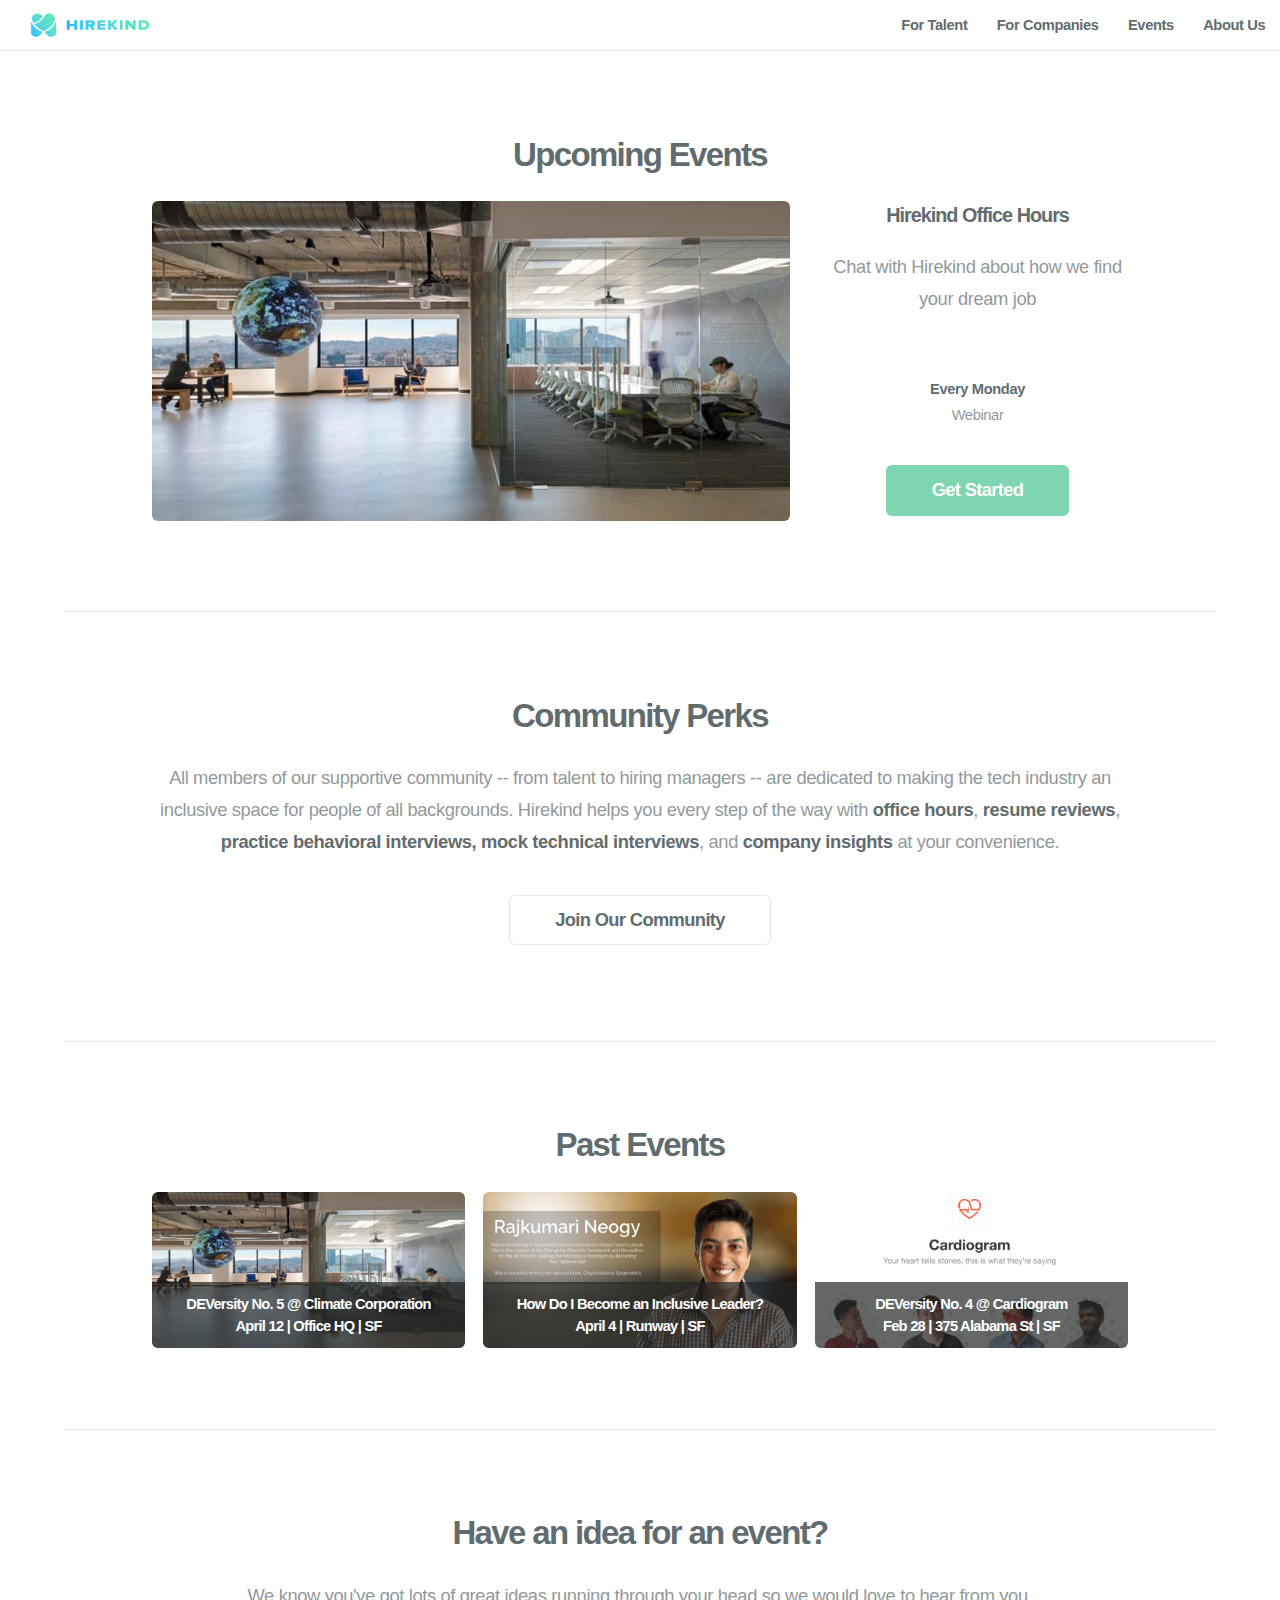
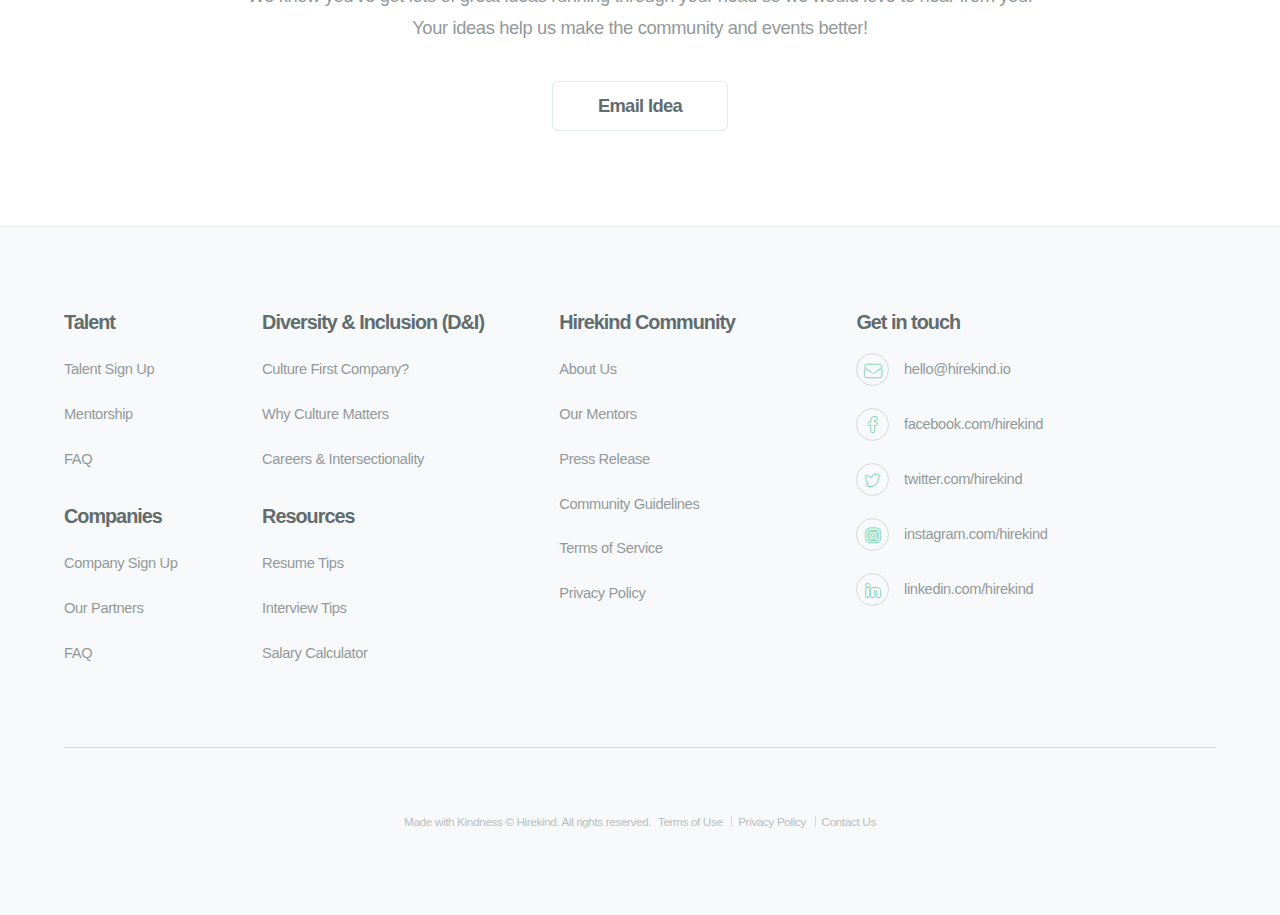
<file: events.html>
<!DOCTYPE HTML>
<!--
	Exponent by Pixelarity
	pixelarity.com | hello@pixelarity.com
	License: pixelarity.com/license
-->
<html>
	<head>
		<title>Hirekind</title>
		<meta charset="utf-8" />
		<meta name="viewport" content="width=device-width, initial-scale=1" />
		<!--[if lte IE 8]><script src="assets/js/ie/html5shiv.js"></script><![endif]-->
		<link rel="stylesheet" href="assets/css/main.css" />
		<!--[if lte IE 8]><link rel="stylesheet" href="assets/css/ie8.css" /><![endif]-->
		<!--[if lte IE 9]><link rel="stylesheet" href="assets/css/ie9.css" /><![endif]-->
	</head>
	<body>

		<!-- Header -->
			<header id="header">
				<h1><a href="index.html"><img src="images/Hirekind-logo-horizontal-color.png" width="150" height="50"></a></h1>
				<nav id="nav">
					<ul>
						<li><a href="index.html">For Talent</a></li>
						<li><a href="employers.html">For Companies</a></li>
						<li><a href="events.html">Events</a></li>
						<li><a href="about.html">About Us</a></li>
						<!--<li><a href="#" class="button big special">Join Us</a></li>-->
					</ul>
				</nav>
			</header>

		<!-- Banner -->
			<!--<section id="banner">
				<div class="inner">
					<h2>Find your squad at our events.</h2>
					<h3>Connect with hiring managers, mentors, and peers.</h3>
					<ul class="actions">
						<li><a href="https://bit.ly/joinhirekind" class="button big special" target="new">Join Us</a></li>
					</ul>
				</div>
				<a href="#one" class="more scrolly">Learn more ...</a>
			</section>-->

		<!-- Main -->
			<div id="main" class="container">

				<!-- Two -->
					<section id="two" class="major feature">
						<h2>Upcoming Events</h2>

						<div class="row">
							<div class="8u 12u$(medium)">
								<a href="#" class="image fit">
									<!--<h3 class="caption">Office Hours with Hirekind</h3>-->
									<img src="images/events/deversity5.jpg" alt="" />
								</a>
							</div>
							<div class="4u 6u(small) 12u$(small)">
								<h3>Hirekind Office Hours</h3>
								<p>Chat with Hirekind about how we find your dream job</p>
								<br><b>Every Monday</b>
								<br>Webinar
								
								<p><ul class="actions">
									<li><a href="https://www.eventbrite.com/e/hirekind-deversity-no-5-career-pitch-mentor-night-climate-corporation-tickets-44205107667#" class="button big special">Get Started</a></li>
								</ul></p>
							</div>
						</div>
					</section>

				<!-- One -->
					<section id="one" class="feature major">
						<!--<span class="icon alt major fa-paper-plane"></span>-->
						<h2>Community Perks</h2>
						<p>All members of our supportive community -- from talent to hiring managers -- are dedicated to making the tech industry an inclusive space for people of all backgrounds. Hirekind helps you every step of the way with <b>office hours</b>, <b>resume reviews</b>, <b>practice behavioral interviews, mock technical interviews</b>, and <b>company insights</b> at your convenience.</p>
						<ul class="actions">
							<li><a href="https://bit.ly/joinhirekind" class="button big" target="new">Join Our Community</a></li>
						</ul>
					</section>

				

				<!-- Three -->
					<section id="three" class="major feature">
						<h2>Past Events</h2>

						<div class="row">
							<div class="12u 12u$(medium)">
								<div class="box alt">
									<div class="row uniform 50%">
										<div class="4u 12u$(xsmall)">
											<a href="https://www.eventbrite.com/e/hirekind-deversity-no-5-career-pitch-mentor-night-climate-corporation-tickets-44205107667#" class="image fit">
												<h3 class="caption">DEVersity No. 5 @ Climate Corporation<br>
												April 12 | Office HQ | SF</h3>
												<img src="images/events/deversity5.jpg" alt="" />
											</a>
										</div>
										<div class="4u 12u$(xsmall)">
											<a href="https://www.eventbrite.com/e/how-do-i-become-an-inclusive-leader-tickets-43994326214#" class="image fit">
												<h3 class="caption">How Do I Become an Inclusive Leader?<br>
												April 4 | Runway | SF</h3>
												<img src="images/events/leader.jpg" alt="" />
											</a>
										</div>
										<div class="4u 12u$(xsmall)">
											<a href="https://www.eventbrite.com/e/hirekind-deversity-no-4-interview-mentorship-at-cardiogram-tickets-43175545218#" class="image fit">
												<h3 class="caption">DEVersity No. 4 @ Cardiogram<br>
												Feb 28 | 375 Alabama St | SF</h3>
												<img src="images/events/deversity4.jpg" alt="" />
											</a>
										</div>
									</div>
								</div>
							</div>
						</div>
						<div class="row">
							<div class="12u 12u$(medium)">
								
							</div>
					</section>

				<!-- Four -->
					<section id="four" class="feature major">
						<h2>Have an idea for an event?</h2>
						<p>We know you've got lots of great ideas running through your head so we would love to hear from you. <br>Your ideas help us make the community and events better!</p>

						<ul class="actions">
							<li><a href="mailto:hello@hirekind.io" class="button big" target="new">Email Idea</a></li>
						</ul>
						<!--<form method="post" action="#">
							<div class="row uniform 50%">
								<div class="6u 12u$(xsmall)">
									<input type="text" name="name" id="name" value="" placeholder="Name" />
								</div>
								<div class="6u$ 12u$(xsmall)">
									<input type="email" name="email" id="email" value="" placeholder="Email" />
								</div>
							</div>
							<div class="row uniform 50%">
								<div class="12u$">
									<input type="text" name="subject" id="subject" value="" placeholder="Subject" />
								</div>
							</div>
							<div class="row uniform 50%">
								<div class="12u$">
									<textarea name="message" id="message" placeholder="Enter your message" rows="6"></textarea>
								</div>
							</div>
							<div class="row uniform">
								<div class="12u$">
									<ul class="actions align-center">
										<li><input type="submit" value="Send" class="special" /></li>
										<li><input type="reset" value="Reset Form" /></li>
									</ul>
								</div>
							</div>
						</form>
					</section>-->

			</div>

		<!-- Footer -->
			<footer id="footer">
				<div class="container">
					<div class="row">
						<section class="2u 6u(small) 12u$(small)">
							<h3>Talent</h3>
							<ul class="updates">
								<li>
									<p><a href="https://bit.ly/joinhirekind">Talent Sign Up</a></p>
								</li>
								<li>
									<p><a href="https://bit.ly/mentorhirekind">Mentorship</a></p>
								</li>
								<li>
									<p><a href="#">FAQ</a></p>
								</li>
							</ul>
							<h3>Companies</h3>
							<ul class="updates">
								<li>
									<p><a href="https://bit.ly/hirekindtalent">Company Sign Up</a></p>
								</li>
								<li>
									<p><a href="employers.html">Our Partners</a></p>
								</li>
								<li>
									<p><a href="#">FAQ</a></p>
								</li>
							</ul>
						</section>
						<section class="3u 6u(medium) 12u$(small)">
							<h3>Diversity & Inclusion (D&I)</h3>
							<ul class="updates">
								<li>
									<p><a href="https://blog.cultureamp.com/what-is-a-culture-first-company-and-why-does-it-matter">Culture First Company?</a></p>
								</li>
								<li>
									<p><a href="https://gethppy.com/company-culture/infographic-why-company-culture-matters">Why Culture Matters</a></p>
								</li>
								<li>
									<p><a href="https://www.tandfonline.com/doi/full/10.1080/20021518.2017.1332858">Careers & Intersectionality</a></p>
								</li>
							</ul>
							<h3>Resources</h3>
							<ul class="updates">
								<li>
									<p><a href="https://novoresume.com/career-blog/how-to-write-a-resume-guide">Resume Tips</a></p>
								</li>
								<li>
									<p><a href="#">Interview Tips</a></p>
								</li>
								<li>
									<p><a href="https://fairygodboss.com/articles/5-salary-calculators-that-can-help-you-negotiate-your-pay">Salary Calculator</a></p>
								</li>
							</ul>
						</section>
						<section class="3u 6u(medium) 12u$(small)">
							<h3>Hirekind Community</h3>
							<ul class="updates">
								<li>
									<p><a href="about.html">About Us</a></p>
								</li>
								<li>
									<p><a href="https://bit.ly/mentorhirekind">Our Mentors</a></p>
								</li>
								<li>
									<p><a href="https://www.forbes.com/sites/joresablount/2018/05/01/hirekind-leaves-no-excuses-for-lack-of-diversity-in-tech/">Press Release</a></p>
								</li>
								<li>
									<p><a href="#">Community Guidelines</a></p>
								</li>
								<li>
									<p><a href="#">Terms of Service</a></p>
								</li>
								<li>
									<p><a href="#">Privacy Policy</a></p>
								</li>								
							</ul>
						</section>
						<!--<section class="4u 12u$(medium) about">
							<h2>Augue eleifend<br />
							faucibus et cubilia.</h2>
							<p>Arcu porttitor ut massa adipiscing nascetur varius lorem ipsum ante ac vestibulum lacinia ante praesent. Iaculis porttitor turpis orci arcu et orci. Lobortis non commodo ante lorem ipsum porttitor turpis orci. Arcu porttitor massa lorem ipsum dolor amet consequat etiam.</p>
							<ul class="actions">
								<li><a href="#" class="button">Erat vestibulum</a></li>
							</ul>
						</section>
						<section class="4u 6u(medium) 12u$(small)">
							<h3>Updates</h3>
							<ul class="updates">
								<li>
									<p><a href="#">Ante ac vestibulum lacinia praesent adipiscing nascetur consequat lorem ipsum dolore.</a></p>
									<span class="timestamp">Posted 2 hours ago</span>
								</li>
								<li>
									<p><a href="#">Mi eu gravida tortor. Commodo lacinia ut ante placerat. In lobortis ac accumsan tortor.</a></p>
									<span class="timestamp">Posted 4 hours ago</span>
								</li>
								<li>
									<p><a href="#">Erat faucibus lacinia orci vestibulum massa accumsan ac vitae turpis praesent non.</a></p>
									<span class="timestamp">Posted 8 hours ago</span>
								</li>
							</ul>
						</section>-->
						<section class="4u$ 6u$(medium) 12u$(small)">
							<h3>Get in touch</h3>
							<ul class="labeled-icons">
								<!--<li>
									<h4 class="icon alt fa-home"><span class="label">Address</span></h4>
									<span>1234 Somewhere Road #80486<br />
									Nashville, TN 00000</span>
								</li>
								<li>
									<h4 class="icon alt fa-phone"><span class="label">Phone</span></h4>
									<span>(800) 555-0000 x12345</span>
								</li>-->
								<li>
									<h4 class="icon alt fa-envelope"><span class="label">Email</span></h4>
									<a href="mailto:hello@hirekind.io">hello@hirekind.io</a>
								</li>
								<li>
									<h4 class="icon alt fa-facebook"><span class="label">Facebook</span></h4>
									<a href="https://www.facebook.com/hirekind">facebook.com/hirekind</a>
								</li>
								<li>
									<h4 class="icon alt fa-twitter"><span class="label">Twitter</span></h4>
									<a href="https://twitter.com/hirekind">twitter.com/hirekind</a>
								</li>
								<li>
									<h4 class="icon alt fa-instagram"><span class="label">Instagram</span></h4>
									<a href="https://www.instagram.com/hirekind/">instagram.com/hirekind</a>
								</li>
								<li>
									<h4 class="icon alt fa-linkedin"><span class="label">LinkedIn</span></h4>
									<a href="https://www.linkedin.com/company/hirekind/">linkedin.com/hirekind</a>
								</li>
							</ul>
						</section>
					</div>
				</div>
				<div class="copyright container">
					<p>Made with Kindness &copy; Hirekind. All rights reserved.</p>
					<ul class="menu">
						<li><a href="#">Terms of Use</a></li>
						<li><a href="#">Privacy Policy</a></li>
						<li><a href="#">Contact Us</a></li>
					</ul>
				</div>
			</footer>

		<!-- Scripts -->
			<script src="assets/js/jquery.min.js"></script>
			<script src="assets/js/jquery.scrolly.min.js"></script>
			<script src="assets/js/skel.min.js"></script>
			<script src="assets/js/util.js"></script>
			<!--[if lte IE 8]><script src="assets/js/ie/respond.min.js"></script><![endif]-->
			<script src="assets/js/main.js"></script>

	</body>
</html>
</file>
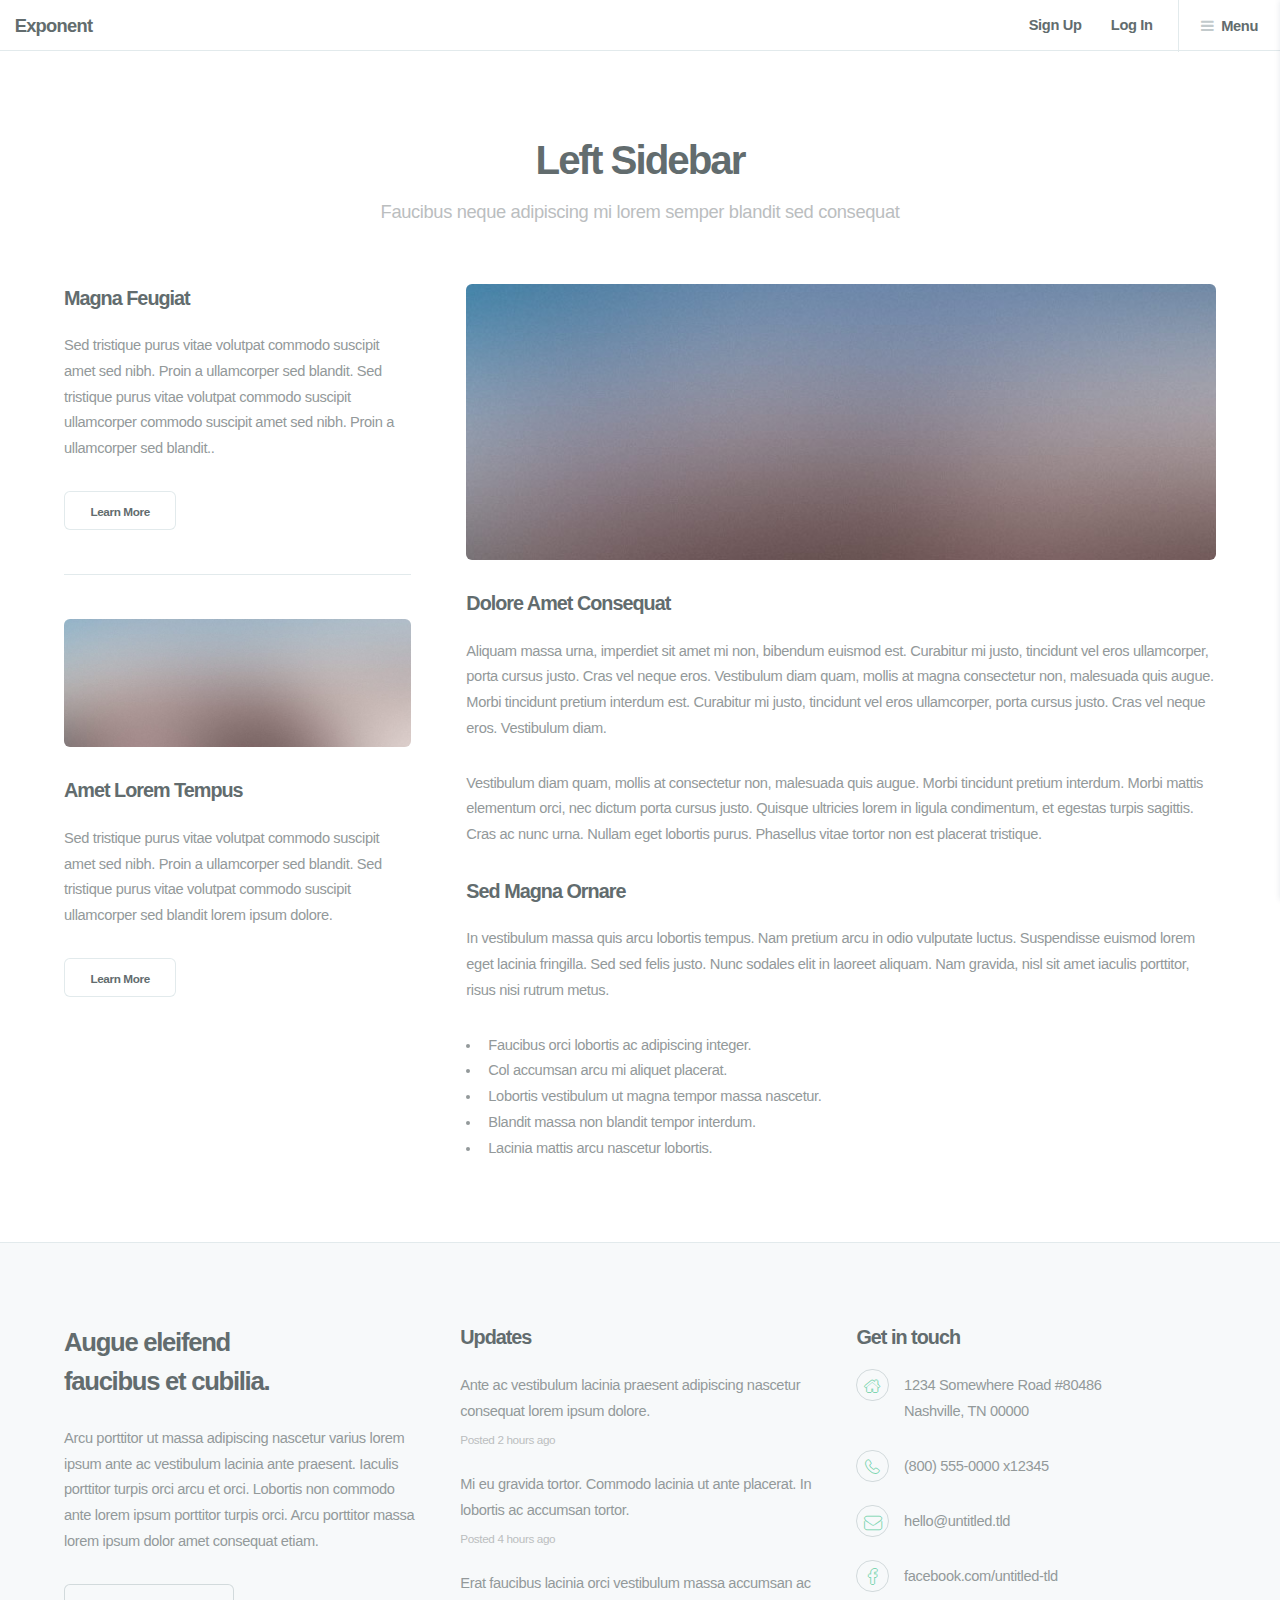
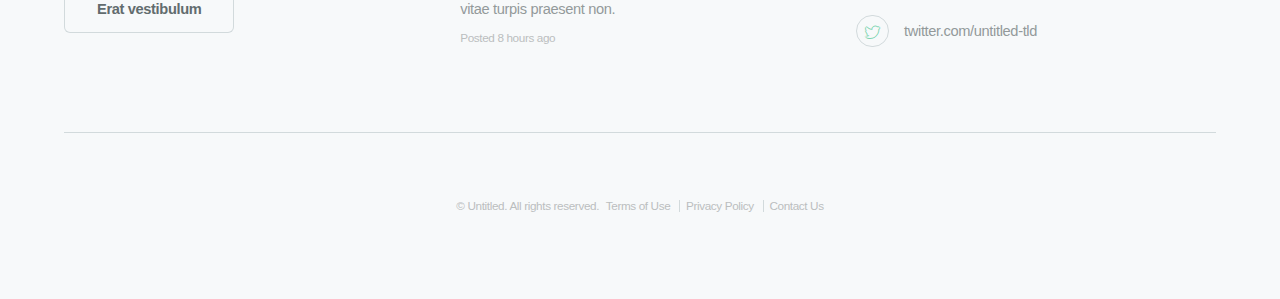
<file: left-sidebar.html>
<!DOCTYPE HTML>
<!--
	Exponent by Pixelarity
	pixelarity.com | hello@pixelarity.com
	License: pixelarity.com/license
-->
<html>
	<head>
		<title>Untitled</title>
		<meta charset="utf-8" />
		<meta name="viewport" content="width=device-width, initial-scale=1" />
		<!--[if lte IE 8]><script src="assets/js/ie/html5shiv.js"></script><![endif]-->
		<link rel="stylesheet" href="assets/css/main.css" />
		<!--[if lte IE 8]><link rel="stylesheet" href="assets/css/ie8.css" /><![endif]-->
		<!--[if lte IE 9]><link rel="stylesheet" href="assets/css/ie9.css" /><![endif]-->
	</head>
	<body>

		<!-- Header -->
			<header id="header">
				<h1><a href="index.html">Exponent</a></h1>
				<nav id="nav">
					<ul>
						<li><a href="#">Sign Up</a></li>
						<li><a href="#">Log In</a></li>
						<li class="special">
							<a href="#menu" class="icon fa-bars">Menu</a>
							<div id="menu">
								<ul>
									<li><a href="index.html">Home</a></li>
									<li>
										<span>Layouts</span>
										<ul>
											<li><a href="left-sidebar.html">Left Sidebar</a></li>
											<li><a href="right-sidebar.html">Right Sidebar</a></li>
											<li><a href="no-sidebar.html">No Sidebar</a></li>
											<li><a href="contact.html">Contact</a></li>
										</ul>
									</li>
									<li><a href="elements.html">Elements</a></li>
									<li><a href="#">Sign Up</a></li>
									<li><a href="#">Log In</a></li>
								</ul>
							</div>
						</li>
					</ul>
				</nav>
			</header>

		<!-- Main -->
			<div id="main" class="container">
				<header class="major">
					<h2>Left Sidebar</h2>
					<p>Faucibus neque adipiscing mi lorem semper blandit sed consequat</p>
				</header>
				<div class="row 150%">
					<div class="4u 12u$(medium)">

						<!-- Sidebar -->
							<section id="sidebar">
								<section>
									<h3>Magna Feugiat</h3>
									<p>Sed tristique purus vitae volutpat commodo suscipit amet sed nibh. Proin a ullamcorper sed blandit. Sed tristique purus vitae volutpat commodo suscipit ullamcorper commodo suscipit amet sed nibh. Proin a ullamcorper sed blandit..</p>
									<footer>
										<ul class="actions">
											<li><a href="#" class="button small alt">Learn More</a></li>
										</ul>
									</footer>
								</section>
								<hr />
								<section>
									<a href="#" class="image fit"><img src="images/pic08.jpg" alt="" /></a>
									<h3>Amet Lorem Tempus</h3>
									<p>Sed tristique purus vitae volutpat commodo suscipit amet sed nibh. Proin a ullamcorper sed blandit. Sed tristique purus vitae volutpat commodo suscipit ullamcorper sed blandit lorem ipsum dolore.</p>
									<footer>
										<ul class="actions">
											<li><a href="#" class="button small alt">Learn More</a></li>
										</ul>
									</footer>
								</section>
							</section>

					</div>
					<div class="8u$ 12u$(medium) important(medium)">

						<!-- Content -->
							<section id="content">
								<a href="#" class="image fit"><img src="images/pic07.jpg" alt="" /></a>
								<h3>Dolore Amet Consequat</h3>
								<p>Aliquam massa urna, imperdiet sit amet mi non, bibendum euismod est. Curabitur mi justo, tincidunt vel eros ullamcorper, porta cursus justo. Cras vel neque eros. Vestibulum diam quam, mollis at magna consectetur non, malesuada quis augue. Morbi tincidunt pretium interdum est. Curabitur mi justo, tincidunt vel eros ullamcorper, porta cursus justo. Cras vel neque eros. Vestibulum diam.</p>
								<p>Vestibulum diam quam, mollis at consectetur non, malesuada quis augue. Morbi tincidunt pretium interdum. Morbi mattis elementum orci, nec dictum porta cursus justo. Quisque ultricies lorem in ligula condimentum, et egestas turpis sagittis. Cras ac nunc urna. Nullam eget lobortis purus. Phasellus vitae tortor non est placerat tristique.</p>
								<h3>Sed Magna Ornare</h3>
								<p>In vestibulum massa quis arcu lobortis tempus. Nam pretium arcu in odio vulputate luctus. Suspendisse euismod lorem eget lacinia fringilla. Sed sed felis justo. Nunc sodales elit in laoreet aliquam. Nam gravida, nisl sit amet iaculis porttitor, risus nisi rutrum metus.</p>
								<ul>
									<li>Faucibus orci lobortis ac adipiscing integer.</li>
									<li>Col accumsan arcu mi aliquet placerat.</li>
									<li>Lobortis vestibulum ut magna tempor massa nascetur.</li>
									<li>Blandit massa non blandit tempor interdum.</li>
									<li>Lacinia mattis arcu nascetur lobortis.</li>
								</ul>
							</section>

					</div>
				</div>
			</div>

		<!-- Footer -->
			<footer id="footer">
				<div class="container">
					<div class="row">
						<section class="4u 12u$(medium) about">
							<h2>Augue eleifend<br />
							faucibus et cubilia.</h2>
							<p>Arcu porttitor ut massa adipiscing nascetur varius lorem ipsum ante ac vestibulum lacinia ante praesent. Iaculis porttitor turpis orci arcu et orci. Lobortis non commodo ante lorem ipsum porttitor turpis orci. Arcu porttitor massa lorem ipsum dolor amet consequat etiam.</p>
							<ul class="actions">
								<li><a href="#" class="button">Erat vestibulum</a></li>
							</ul>
						</section>
						<section class="4u 6u(medium) 12u$(small)">
							<h3>Updates</h3>
							<ul class="updates">
								<li>
									<p><a href="#">Ante ac vestibulum lacinia praesent adipiscing nascetur consequat lorem ipsum dolore.</a></p>
									<span class="timestamp">Posted 2 hours ago</span>
								</li>
								<li>
									<p><a href="#">Mi eu gravida tortor. Commodo lacinia ut ante placerat. In lobortis ac accumsan tortor.</a></p>
									<span class="timestamp">Posted 4 hours ago</span>
								</li>
								<li>
									<p><a href="#">Erat faucibus lacinia orci vestibulum massa accumsan ac vitae turpis praesent non.</a></p>
									<span class="timestamp">Posted 8 hours ago</span>
								</li>
							</ul>
						</section>
						<section class="4u$ 6u$(medium) 12u$(small)">
							<h3>Get in touch</h3>
							<ul class="labeled-icons">
								<li>
									<h4 class="icon alt fa-home"><span class="label">Address</span></h4>
									<span>1234 Somewhere Road #80486<br />
									Nashville, TN 00000</span>
								</li>
								<li>
									<h4 class="icon alt fa-phone"><span class="label">Phone</span></h4>
									<span>(800) 555-0000 x12345</span>
								</li>
								<li>
									<h4 class="icon alt fa-envelope"><span class="label">Email</span></h4>
									<a href="#">hello@untitled.tld</a>
								</li>
								<li>
									<h4 class="icon alt fa-facebook"><span class="label">Facebook</span></h4>
									<a href="#">facebook.com/untitled-tld</a>
								</li>
								<li>
									<h4 class="icon alt fa-twitter"><span class="label">Twitter</span></h4>
									<a href="#">twitter.com/untitled-tld</a>
								</li>
							</ul>
						</section>
					</div>
				</div>
				<div class="copyright container">
					<p>&copy; Untitled. All rights reserved.</p>
					<ul class="menu">
						<li><a href="#">Terms of Use</a></li>
						<li><a href="#">Privacy Policy</a></li>
						<li><a href="#">Contact Us</a></li>
					</ul>
				</div>
			</footer>

		<!-- Scripts -->
			<script src="assets/js/jquery.min.js"></script>
			<script src="assets/js/jquery.scrolly.min.js"></script>
			<script src="assets/js/skel.min.js"></script>
			<script src="assets/js/util.js"></script>
			<!--[if lte IE 8]><script src="assets/js/ie/respond.min.js"></script><![endif]-->
			<script src="assets/js/main.js"></script>

	</body>
</html>
</file>
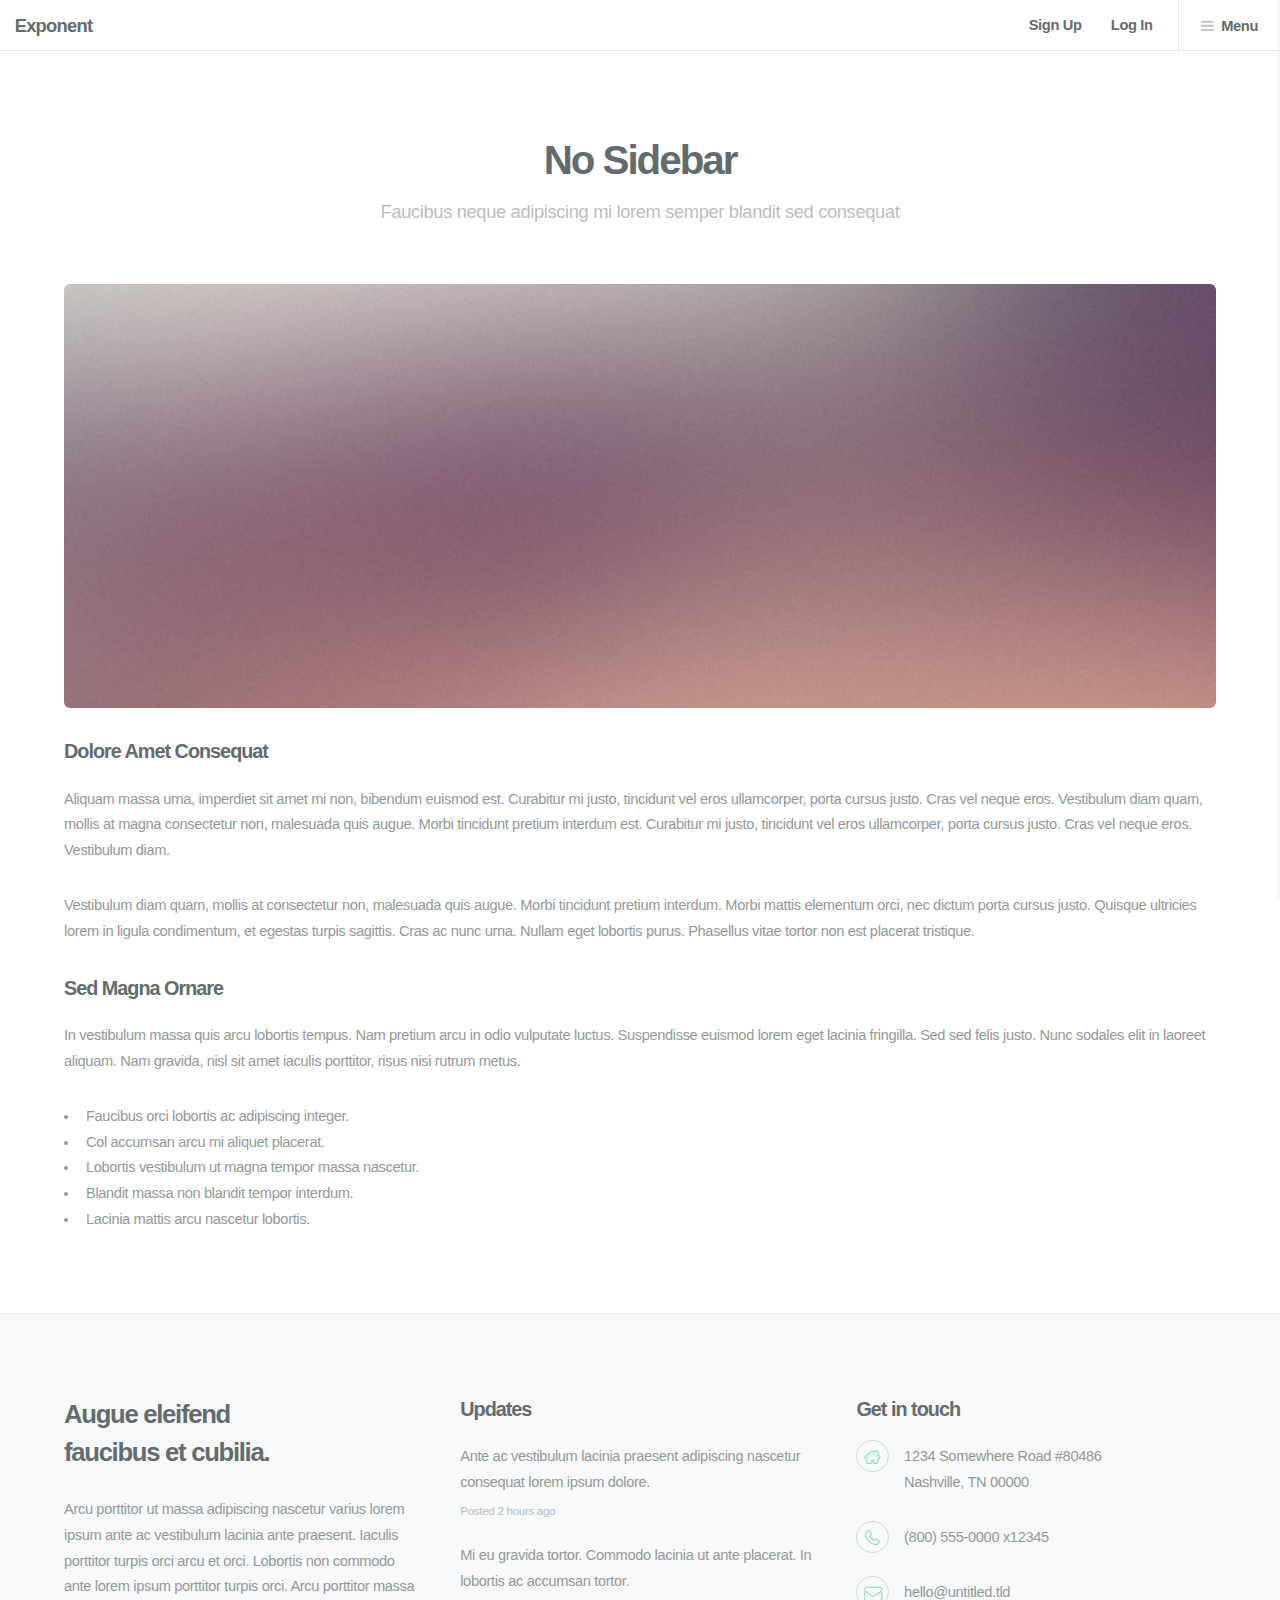
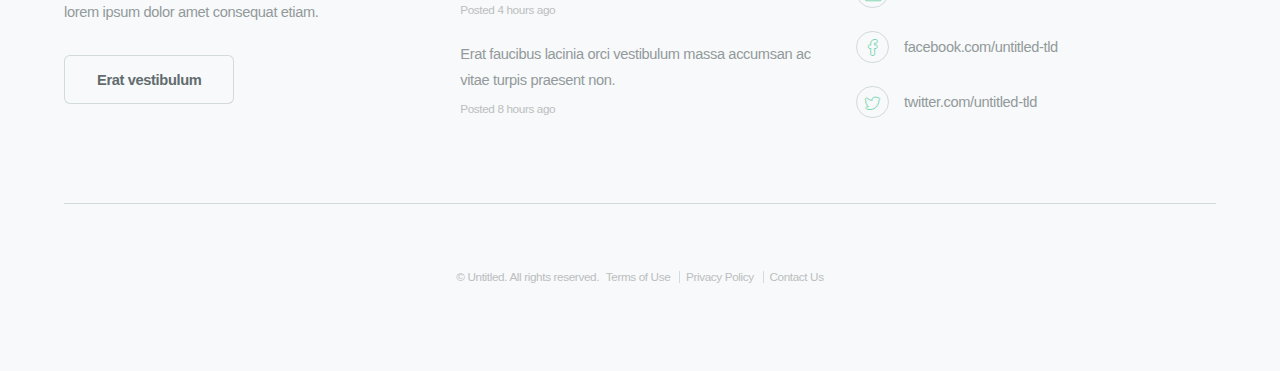
<file: no-sidebar.html>
<!DOCTYPE HTML>
<!--
	Exponent by Pixelarity
	pixelarity.com | hello@pixelarity.com
	License: pixelarity.com/license
-->
<html>
	<head>
		<title>Untitled</title>
		<meta charset="utf-8" />
		<meta name="viewport" content="width=device-width, initial-scale=1" />
		<!--[if lte IE 8]><script src="assets/js/ie/html5shiv.js"></script><![endif]-->
		<link rel="stylesheet" href="assets/css/main.css" />
		<!--[if lte IE 8]><link rel="stylesheet" href="assets/css/ie8.css" /><![endif]-->
		<!--[if lte IE 9]><link rel="stylesheet" href="assets/css/ie9.css" /><![endif]-->
	</head>
	<body>

		<!-- Header -->
			<header id="header">
				<h1><a href="index.html">Exponent</a></h1>
				<nav id="nav">
					<ul>
						<li><a href="#">Sign Up</a></li>
						<li><a href="#">Log In</a></li>
						<li class="special">
							<a href="#menu" class="icon fa-bars">Menu</a>
							<div id="menu">
								<ul>
									<li><a href="index.html">Home</a></li>
									<li>
										<span>Layouts</span>
										<ul>
											<li><a href="left-sidebar.html">Left Sidebar</a></li>
											<li><a href="right-sidebar.html">Right Sidebar</a></li>
											<li><a href="no-sidebar.html">No Sidebar</a></li>
											<li><a href="contact.html">Contact</a></li>
										</ul>
									</li>
									<li><a href="elements.html">Elements</a></li>
									<li><a href="#">Sign Up</a></li>
									<li><a href="#">Log In</a></li>
								</ul>
							</div>
						</li>
					</ul>
				</nav>
			</header>

		<!-- Main -->
			<div id="main" class="container">
				<header class="major">
					<h2>No Sidebar</h2>
					<p>Faucibus neque adipiscing mi lorem semper blandit sed consequat</p>
				</header>

				<!-- Content -->
					<section id="content">
						<a href="#" class="image fit"><img src="images/pic09.jpg" alt="" /></a>
						<h3>Dolore Amet Consequat</h3>
						<p>Aliquam massa urna, imperdiet sit amet mi non, bibendum euismod est. Curabitur mi justo, tincidunt vel eros ullamcorper, porta cursus justo. Cras vel neque eros. Vestibulum diam quam, mollis at magna consectetur non, malesuada quis augue. Morbi tincidunt pretium interdum est. Curabitur mi justo, tincidunt vel eros ullamcorper, porta cursus justo. Cras vel neque eros. Vestibulum diam.</p>
						<p>Vestibulum diam quam, mollis at consectetur non, malesuada quis augue. Morbi tincidunt pretium interdum. Morbi mattis elementum orci, nec dictum porta cursus justo. Quisque ultricies lorem in ligula condimentum, et egestas turpis sagittis. Cras ac nunc urna. Nullam eget lobortis purus. Phasellus vitae tortor non est placerat tristique.</p>
						<h3>Sed Magna Ornare</h3>
						<p>In vestibulum massa quis arcu lobortis tempus. Nam pretium arcu in odio vulputate luctus. Suspendisse euismod lorem eget lacinia fringilla. Sed sed felis justo. Nunc sodales elit in laoreet aliquam. Nam gravida, nisl sit amet iaculis porttitor, risus nisi rutrum metus.</p>
						<ul>
							<li>Faucibus orci lobortis ac adipiscing integer.</li>
							<li>Col accumsan arcu mi aliquet placerat.</li>
							<li>Lobortis vestibulum ut magna tempor massa nascetur.</li>
							<li>Blandit massa non blandit tempor interdum.</li>
							<li>Lacinia mattis arcu nascetur lobortis.</li>
						</ul>
					</section>

			</div>

		<!-- Footer -->
			<footer id="footer">
				<div class="container">
					<div class="row">
						<section class="4u 12u$(medium) about">
							<h2>Augue eleifend<br />
							faucibus et cubilia.</h2>
							<p>Arcu porttitor ut massa adipiscing nascetur varius lorem ipsum ante ac vestibulum lacinia ante praesent. Iaculis porttitor turpis orci arcu et orci. Lobortis non commodo ante lorem ipsum porttitor turpis orci. Arcu porttitor massa lorem ipsum dolor amet consequat etiam.</p>
							<ul class="actions">
								<li><a href="#" class="button">Erat vestibulum</a></li>
							</ul>
						</section>
						<section class="4u 6u(medium) 12u$(small)">
							<h3>Updates</h3>
							<ul class="updates">
								<li>
									<p><a href="#">Ante ac vestibulum lacinia praesent adipiscing nascetur consequat lorem ipsum dolore.</a></p>
									<span class="timestamp">Posted 2 hours ago</span>
								</li>
								<li>
									<p><a href="#">Mi eu gravida tortor. Commodo lacinia ut ante placerat. In lobortis ac accumsan tortor.</a></p>
									<span class="timestamp">Posted 4 hours ago</span>
								</li>
								<li>
									<p><a href="#">Erat faucibus lacinia orci vestibulum massa accumsan ac vitae turpis praesent non.</a></p>
									<span class="timestamp">Posted 8 hours ago</span>
								</li>
							</ul>
						</section>
						<section class="4u$ 6u$(medium) 12u$(small)">
							<h3>Get in touch</h3>
							<ul class="labeled-icons">
								<li>
									<h4 class="icon alt fa-home"><span class="label">Address</span></h4>
									<span>1234 Somewhere Road #80486<br />
									Nashville, TN 00000</span>
								</li>
								<li>
									<h4 class="icon alt fa-phone"><span class="label">Phone</span></h4>
									<span>(800) 555-0000 x12345</span>
								</li>
								<li>
									<h4 class="icon alt fa-envelope"><span class="label">Email</span></h4>
									<a href="#">hello@untitled.tld</a>
								</li>
								<li>
									<h4 class="icon alt fa-facebook"><span class="label">Facebook</span></h4>
									<a href="#">facebook.com/untitled-tld</a>
								</li>
								<li>
									<h4 class="icon alt fa-twitter"><span class="label">Twitter</span></h4>
									<a href="#">twitter.com/untitled-tld</a>
								</li>
							</ul>
						</section>
					</div>
				</div>
				<div class="copyright container">
					<p>&copy; Untitled. All rights reserved.</p>
					<ul class="menu">
						<li><a href="#">Terms of Use</a></li>
						<li><a href="#">Privacy Policy</a></li>
						<li><a href="#">Contact Us</a></li>
					</ul>
				</div>
			</footer>

		<!-- Scripts -->
			<script src="assets/js/jquery.min.js"></script>
			<script src="assets/js/jquery.scrolly.min.js"></script>
			<script src="assets/js/skel.min.js"></script>
			<script src="assets/js/util.js"></script>
			<!--[if lte IE 8]><script src="assets/js/ie/respond.min.js"></script><![endif]-->
			<script src="assets/js/main.js"></script>

	</body>
</html>
</file>
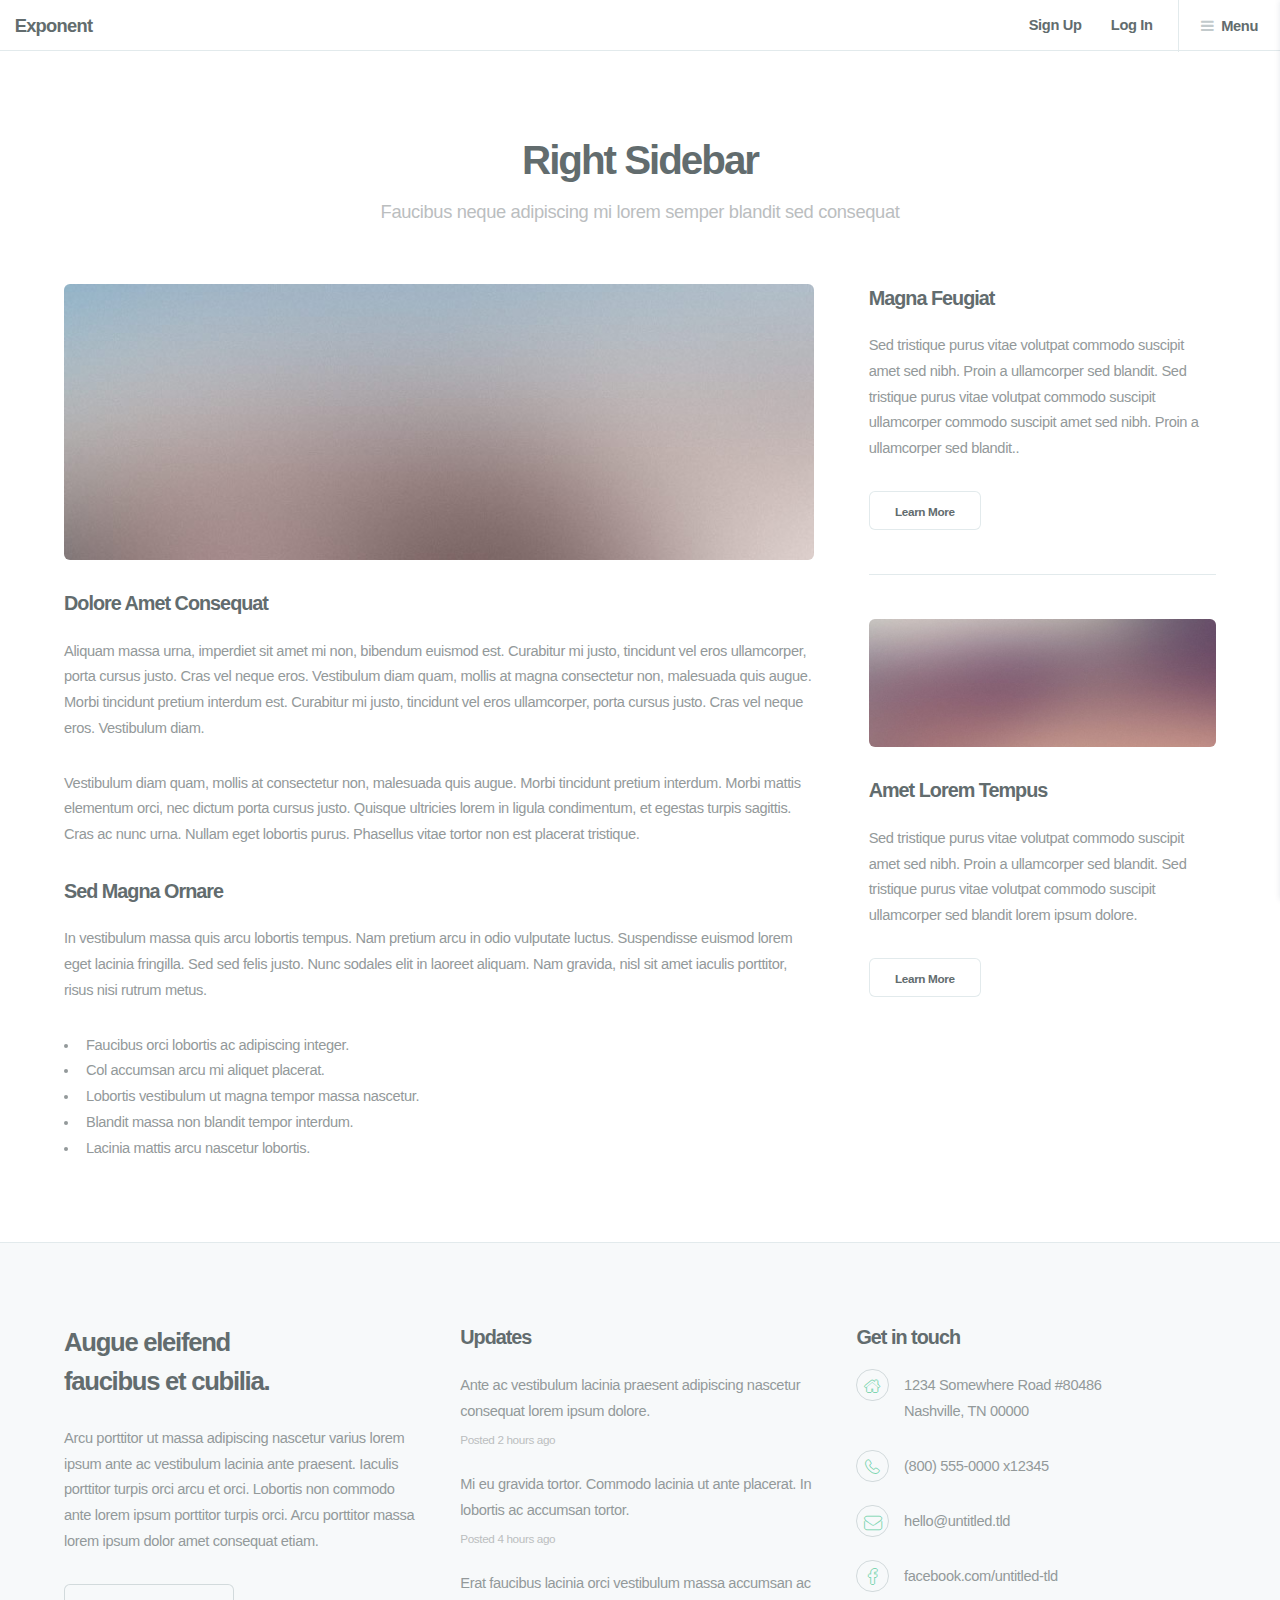
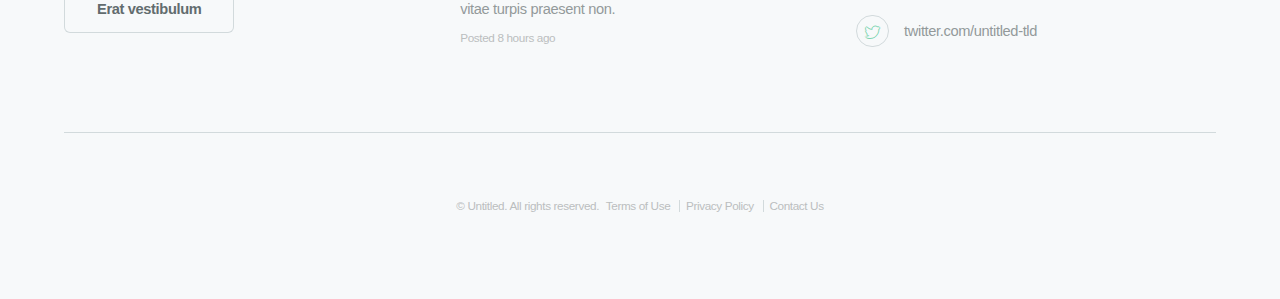
<file: right-sidebar.html>
<!DOCTYPE HTML>
<!--
	Exponent by Pixelarity
	pixelarity.com | hello@pixelarity.com
	License: pixelarity.com/license
-->
<html>
	<head>
		<title>Untitled</title>
		<meta charset="utf-8" />
		<meta name="viewport" content="width=device-width, initial-scale=1" />
		<!--[if lte IE 8]><script src="assets/js/ie/html5shiv.js"></script><![endif]-->
		<link rel="stylesheet" href="assets/css/main.css" />
		<!--[if lte IE 8]><link rel="stylesheet" href="assets/css/ie8.css" /><![endif]-->
		<!--[if lte IE 9]><link rel="stylesheet" href="assets/css/ie9.css" /><![endif]-->
	</head>
	<body>

		<!-- Header -->
			<header id="header">
				<h1><a href="index.html">Exponent</a></h1>
				<nav id="nav">
					<ul>
						<li><a href="#">Sign Up</a></li>
						<li><a href="#">Log In</a></li>
						<li class="special">
							<a href="#menu" class="icon fa-bars">Menu</a>
							<div id="menu">
								<ul>
									<li><a href="index.html">Home</a></li>
									<li>
										<span>Layouts</span>
										<ul>
											<li><a href="left-sidebar.html">Left Sidebar</a></li>
											<li><a href="right-sidebar.html">Right Sidebar</a></li>
											<li><a href="no-sidebar.html">No Sidebar</a></li>
											<li><a href="contact.html">Contact</a></li>
										</ul>
									</li>
									<li><a href="elements.html">Elements</a></li>
									<li><a href="#">Sign Up</a></li>
									<li><a href="#">Log In</a></li>
								</ul>
							</div>
						</li>
					</ul>
				</nav>
			</header>

		<!-- Main -->
			<div id="main" class="container">
				<header class="major">
					<h2>Right Sidebar</h2>
					<p>Faucibus neque adipiscing mi lorem semper blandit sed consequat</p>
				</header>
				<div class="row 150%">
					<div class="8u 12u$(medium)">

						<!-- Content -->
							<section id="content">
								<a href="#" class="image fit"><img src="images/pic08.jpg" alt="" /></a>
								<h3>Dolore Amet Consequat</h3>
								<p>Aliquam massa urna, imperdiet sit amet mi non, bibendum euismod est. Curabitur mi justo, tincidunt vel eros ullamcorper, porta cursus justo. Cras vel neque eros. Vestibulum diam quam, mollis at magna consectetur non, malesuada quis augue. Morbi tincidunt pretium interdum est. Curabitur mi justo, tincidunt vel eros ullamcorper, porta cursus justo. Cras vel neque eros. Vestibulum diam.</p>
								<p>Vestibulum diam quam, mollis at consectetur non, malesuada quis augue. Morbi tincidunt pretium interdum. Morbi mattis elementum orci, nec dictum porta cursus justo. Quisque ultricies lorem in ligula condimentum, et egestas turpis sagittis. Cras ac nunc urna. Nullam eget lobortis purus. Phasellus vitae tortor non est placerat tristique.</p>
								<h3>Sed Magna Ornare</h3>
								<p>In vestibulum massa quis arcu lobortis tempus. Nam pretium arcu in odio vulputate luctus. Suspendisse euismod lorem eget lacinia fringilla. Sed sed felis justo. Nunc sodales elit in laoreet aliquam. Nam gravida, nisl sit amet iaculis porttitor, risus nisi rutrum metus.</p>
								<ul>
									<li>Faucibus orci lobortis ac adipiscing integer.</li>
									<li>Col accumsan arcu mi aliquet placerat.</li>
									<li>Lobortis vestibulum ut magna tempor massa nascetur.</li>
									<li>Blandit massa non blandit tempor interdum.</li>
									<li>Lacinia mattis arcu nascetur lobortis.</li>
								</ul>
							</section>

					</div>
					<div class="4u$ 12u$(medium)">

						<!-- Sidebar -->
							<section id="sidebar">
								<section>
									<h3>Magna Feugiat</h3>
									<p>Sed tristique purus vitae volutpat commodo suscipit amet sed nibh. Proin a ullamcorper sed blandit. Sed tristique purus vitae volutpat commodo suscipit ullamcorper commodo suscipit amet sed nibh. Proin a ullamcorper sed blandit..</p>
									<footer>
										<ul class="actions">
											<li><a href="#" class="button small alt">Learn More</a></li>
										</ul>
									</footer>
								</section>
								<hr />
								<section>
									<a href="#" class="image fit"><img src="images/pic09.jpg" alt="" /></a>
									<h3>Amet Lorem Tempus</h3>
									<p>Sed tristique purus vitae volutpat commodo suscipit amet sed nibh. Proin a ullamcorper sed blandit. Sed tristique purus vitae volutpat commodo suscipit ullamcorper sed blandit lorem ipsum dolore.</p>
									<footer>
										<ul class="actions">
											<li><a href="#" class="button small alt">Learn More</a></li>
										</ul>
									</footer>
								</section>
							</section>

					</div>
				</div>
			</div>

		<!-- Footer -->
			<footer id="footer">
				<div class="container">
					<div class="row">
						<section class="4u 12u$(medium) about">
							<h2>Augue eleifend<br />
							faucibus et cubilia.</h2>
							<p>Arcu porttitor ut massa adipiscing nascetur varius lorem ipsum ante ac vestibulum lacinia ante praesent. Iaculis porttitor turpis orci arcu et orci. Lobortis non commodo ante lorem ipsum porttitor turpis orci. Arcu porttitor massa lorem ipsum dolor amet consequat etiam.</p>
							<ul class="actions">
								<li><a href="#" class="button">Erat vestibulum</a></li>
							</ul>
						</section>
						<section class="4u 6u(medium) 12u$(small)">
							<h3>Updates</h3>
							<ul class="updates">
								<li>
									<p><a href="#">Ante ac vestibulum lacinia praesent adipiscing nascetur consequat lorem ipsum dolore.</a></p>
									<span class="timestamp">Posted 2 hours ago</span>
								</li>
								<li>
									<p><a href="#">Mi eu gravida tortor. Commodo lacinia ut ante placerat. In lobortis ac accumsan tortor.</a></p>
									<span class="timestamp">Posted 4 hours ago</span>
								</li>
								<li>
									<p><a href="#">Erat faucibus lacinia orci vestibulum massa accumsan ac vitae turpis praesent non.</a></p>
									<span class="timestamp">Posted 8 hours ago</span>
								</li>
							</ul>
						</section>
						<section class="4u$ 6u$(medium) 12u$(small)">
							<h3>Get in touch</h3>
							<ul class="labeled-icons">
								<li>
									<h4 class="icon alt fa-home"><span class="label">Address</span></h4>
									<span>1234 Somewhere Road #80486<br />
									Nashville, TN 00000</span>
								</li>
								<li>
									<h4 class="icon alt fa-phone"><span class="label">Phone</span></h4>
									<span>(800) 555-0000 x12345</span>
								</li>
								<li>
									<h4 class="icon alt fa-envelope"><span class="label">Email</span></h4>
									<a href="#">hello@untitled.tld</a>
								</li>
								<li>
									<h4 class="icon alt fa-facebook"><span class="label">Facebook</span></h4>
									<a href="#">facebook.com/untitled-tld</a>
								</li>
								<li>
									<h4 class="icon alt fa-twitter"><span class="label">Twitter</span></h4>
									<a href="#">twitter.com/untitled-tld</a>
								</li>
							</ul>
						</section>
					</div>
				</div>
				<div class="copyright container">
					<p>&copy; Untitled. All rights reserved.</p>
					<ul class="menu">
						<li><a href="#">Terms of Use</a></li>
						<li><a href="#">Privacy Policy</a></li>
						<li><a href="#">Contact Us</a></li>
					</ul>
				</div>
			</footer>

		<!-- Scripts -->
			<script src="assets/js/jquery.min.js"></script>
			<script src="assets/js/jquery.scrolly.min.js"></script>
			<script src="assets/js/skel.min.js"></script>
			<script src="assets/js/util.js"></script>
			<!--[if lte IE 8]><script src="assets/js/ie/respond.min.js"></script><![endif]-->
			<script src="assets/js/main.js"></script>

	</body>
</html>
</file>
<file: assets/css/ie8.css>
/*
	Exponent by Pixelarity
	pixelarity.com | hello@pixelarity.com
	License: pixelarity.com/license
*/

/* Icon */

	.icon {
		position: relative;
		-ms-behavior: url("assets/js/ie/PIE.htc");
	}

/* Image */

	.image {
		position: relative;
		-ms-behavior: url("assets/js/ie/PIE.htc");
	}

		.image img {
			-ms-behavior: url("assets/js/ie/PIE.htc");
		}

		.image .caption {
			-ms-behavior: url("assets/js/ie/PIE.htc");
		}

/* Form */

	input[type="text"],
	input[type="password"],
	input[type="email"],
	select,
	textarea {
		position: relative;
		-ms-behavior: url("assets/js/ie/PIE.htc");
	}

	input[type="text"],
	input[type="password"],
	input[type="email"] {
		line-height: 2.75em;
	}

	input[type="checkbox"],
	input[type="radio"] {
		font-size: 3em;
	}

		input[type="checkbox"] + label:before,
		input[type="radio"] + label:before {
			display: none;
		}

/* Button */

	input[type="submit"],
	input[type="reset"],
	input[type="button"],
	.button {
		border: solid 1px #e2eaec;
		box-shadow: none !important;
		position: relative;
		-ms-behavior: url("assets/js/ie/PIE.htc");
	}

		input[type="submit"].special,
		input[type="reset"].special,
		input[type="button"].special,
		.button.special {
			border: 0 !important;
			-ms-behavior: none;
		}

/* Banner */

	#banner {
		background-image: url("../../images/banner.jpg");
		background-repeat: no-repeat;
		background-size: cover;
		height: auto;
		padding: 10em 0;
		-ms-behavior: url("assets/js/ie/backgroundsize.min.htc");
	}

		#banner .more {
			-ms-behavior: url("assets/js/ie/PIE.htc");
		}

		#banner:after {
			background: url("images/overlay.png");
			content: '';
			display: block;
			height: 100%;
			left: 0;
			position: absolute;
			top: 0;
			width: 100%;
			z-index: 1;
		}

/* Footer */

	#footer input[type="submit"],
	#footer input[type="reset"],
	#footer input[type="button"],
	#footer .button {
		border: solid 1px #d2dadc;
	}

/* Menu */

	#menu {
		display: none;
	}

	body.menu-visible #menu {
		display: block;
	}
</file>
<file: assets/css/ie9.css>
/*
	Exponent by Pixelarity
	pixelarity.com | hello@pixelarity.com
	License: pixelarity.com/license
*/

/* Icon */

	.icon.alt:before {
		color: #7ed5b1 !important;
	}

/* Banner */

	#banner:after {
		display: none;
	}

	#banner .inner {
		opacity: 1 !important;
	}

/* Header */

	#header h1 a:before {
		color: #7ed5b1 !important;
	}

/* Footer */

	#footer .icon.alt:before {
		color: #7ed5b1 !important;
	}
</file>
<file: assets/css/main.css>
@import url("font-awesome.min.css");

/*
	Exponent by Pixelarity
	pixelarity.com | hello@pixelarity.com
	License: pixelarity.com/license
*/

/* Reset */

	html, body, div, span, applet, object, iframe, h1, h2, h3, h4, h5, h6, p, blockquote, pre, a, abbr, acronym, address, big, cite, code, del, dfn, em, img, ins, kbd, q, s, samp, small, strike, strong, sub, sup, tt, var, b, u, i, center, dl, dt, dd, ol, ul, li, fieldset, form, label, legend, table, caption, tbody, tfoot, thead, tr, th, td, article, aside, canvas, details, embed, figure, figcaption, footer, header, hgroup, menu, nav, output, ruby, section, summary, time, mark, audio, video {
		margin: 0;
		padding: 0;
		border: 0;
		font-size: 100%;
		font: inherit;
		vertical-align: baseline;
	}

	article, aside, details, figcaption, figure, footer, header, hgroup, menu, nav, section {
		display: block;
	}

	body {
		line-height: 1;
	}

	ol, ul {
		list-style: none;
	}

	blockquote, q {
		quotes: none;
	}

	blockquote:before, blockquote:after, q:before, q:after {
		content: '';
		content: none;
	}

	table {
		border-collapse: collapse;
		border-spacing: 0;
	}

	body {
		-webkit-text-size-adjust: none;
	}

/* Box Model */

	*, *:before, *:after {
		-moz-box-sizing: border-box;
		-webkit-box-sizing: border-box;
		box-sizing: border-box;
	}

/* Containers */

	.container {
		margin-left: auto;
		margin-right: auto;
	}

	.container.\31 25\25 {
		width: 100%;
		max-width: 87.5em;
		min-width: 70em;
	}

	.container.\37 5\25 {
		width: 52.5em;
	}

	.container.\35 0\25 {
		width: 35em;
	}

	.container.\32 5\25 {
		width: 17.5em;
	}

	.container {
		width: 70em;
	}

	@media screen and (max-width: 1680px) {

		.container.\31 25\25 {
			width: 100%;
			max-width: 87.5em;
			min-width: 70em;
		}

		.container.\37 5\25 {
			width: 52.5em;
		}

		.container.\35 0\25 {
			width: 35em;
		}

		.container.\32 5\25 {
			width: 17.5em;
		}

		.container {
			width: 70em;
		}

	}

	@media screen and (max-width: 1280px) {

		.container.\31 25\25 {
			width: 100%;
			max-width: 112.5%;
			min-width: 90%;
		}

		.container.\37 5\25 {
			width: 67.5%;
		}

		.container.\35 0\25 {
			width: 45%;
		}

		.container.\32 5\25 {
			width: 22.5%;
		}

		.container {
			width: 90%;
		}

	}

	@media screen and (max-width: 980px) {

		.container.\31 25\25 {
			width: 100%;
			max-width: 112.5%;
			min-width: 90%;
		}

		.container.\37 5\25 {
			width: 67.5%;
		}

		.container.\35 0\25 {
			width: 45%;
		}

		.container.\32 5\25 {
			width: 22.5%;
		}

		.container {
			width: 90% !important;
		}

	}

	@media screen and (max-width: 736px) {

		.container.\31 25\25 {
			width: 100%;
			max-width: 112.5%;
			min-width: 90%;
		}

		.container.\37 5\25 {
			width: 67.5%;
		}

		.container.\35 0\25 {
			width: 45%;
		}

		.container.\32 5\25 {
			width: 22.5%;
		}

		.container {
			width: 90% !important;
		}

	}

	@media screen and (max-width: 480px) {

		.container.\31 25\25 {
			width: 100%;
			max-width: 112.5%;
			min-width: 90%;
		}

		.container.\37 5\25 {
			width: 67.5%;
		}

		.container.\35 0\25 {
			width: 45%;
		}

		.container.\32 5\25 {
			width: 22.5%;
		}

		.container {
			width: 90% !important;
		}

	}

/* Grid */

	.row {
		border-bottom: solid 1px transparent;
		-moz-box-sizing: border-box;
		-webkit-box-sizing: border-box;
		box-sizing: border-box;
	}

	.row > * {
		float: left;
		-moz-box-sizing: border-box;
		-webkit-box-sizing: border-box;
		box-sizing: border-box;
	}

	.row:after, .row:before {
		content: '';
		display: block;
		clear: both;
		height: 0;
	}

	.row.uniform > * > :first-child {
		margin-top: 0;
	}

	.row.uniform > * > :last-child {
		margin-bottom: 0;
	}

	.row.\30 \25 > * {
		padding: 0 0 0 0em;
	}

	.row.\30 \25 {
		margin: 0 0 -1px 0em;
	}

	.row.uniform.\30 \25 > * {
		padding: 0em 0 0 0em;
	}

	.row.uniform.\30 \25 {
		margin: 0em 0 -1px 0em;
	}

	.row > * {
		padding: 0 0 0 3em;
	}

	.row {
		margin: 0 0 -1px -3em;
	}

	.row.uniform > * {
		padding: 3em 0 0 3em;
	}

	.row.uniform {
		margin: -3em 0 -1px -3em;
	}

	.row.\32 00\25 > * {
		padding: 0 0 0 6em;
	}

	.row.\32 00\25 {
		margin: 0 0 -1px -6em;
	}

	.row.uniform.\32 00\25 > * {
		padding: 6em 0 0 6em;
	}

	.row.uniform.\32 00\25 {
		margin: -6em 0 -1px -6em;
	}

	.row.\31 50\25 > * {
		padding: 0 0 0 4.5em;
	}

	.row.\31 50\25 {
		margin: 0 0 -1px -4.5em;
	}

	.row.uniform.\31 50\25 > * {
		padding: 4.5em 0 0 4.5em;
	}

	.row.uniform.\31 50\25 {
		margin: -4.5em 0 -1px -4.5em;
	}

	.row.\35 0\25 > * {
		padding: 0 0 0 1.5em;
	}

	.row.\35 0\25 {
		margin: 0 0 -1px -1.5em;
	}

	.row.uniform.\35 0\25 > * {
		padding: 1.5em 0 0 1.5em;
	}

	.row.uniform.\35 0\25 {
		margin: -1.5em 0 -1px -1.5em;
	}

	.row.\32 5\25 > * {
		padding: 0 0 0 0.75em;
	}

	.row.\32 5\25 {
		margin: 0 0 -1px -0.75em;
	}

	.row.uniform.\32 5\25 > * {
		padding: 0.75em 0 0 0.75em;
	}

	.row.uniform.\32 5\25 {
		margin: -0.75em 0 -1px -0.75em;
	}

	.\31 2u, .\31 2u\24 {
		width: 100%;
		clear: none;
		margin-left: 0;
	}

	.\31 1u, .\31 1u\24 {
		width: 91.6666666667%;
		clear: none;
		margin-left: 0;
	}

	.\31 0u, .\31 0u\24 {
		width: 83.3333333333%;
		clear: none;
		margin-left: 0;
	}

	.\39 u, .\39 u\24 {
		width: 75%;
		clear: none;
		margin-left: 0;
	}

	.\38 u, .\38 u\24 {
		width: 66.6666666667%;
		clear: none;
		margin-left: 0;
	}

	.\37 u, .\37 u\24 {
		width: 58.3333333333%;
		clear: none;
		margin-left: 0;
	}

	.\36 u, .\36 u\24 {
		width: 50%;
		clear: none;
		margin-left: 0;
	}

	.\35 u, .\35 u\24 {
		width: 41.6666666667%;
		clear: none;
		margin-left: 0;
	}

	.\34 u, .\34 u\24 {
		width: 33.3333333333%;
		clear: none;
		margin-left: 0;
	}

	.\33 u, .\33 u\24 {
		width: 25%;
		clear: none;
		margin-left: 0;
	}

	.\32 u, .\32 u\24 {
		width: 16.6666666667%;
		clear: none;
		margin-left: 0;
	}

	.\31 u, .\31 u\24 {
		width: 8.3333333333%;
		clear: none;
		margin-left: 0;
	}

	.\31 2u\24 + *,
	.\31 1u\24 + *,
	.\31 0u\24 + *,
	.\39 u\24 + *,
	.\38 u\24 + *,
	.\37 u\24 + *,
	.\36 u\24 + *,
	.\35 u\24 + *,
	.\34 u\24 + *,
	.\33 u\24 + *,
	.\32 u\24 + *,
	.\31 u\24 + * {
		clear: left;
	}

	.\-11u {
		margin-left: 91.66667%;
	}

	.\-10u {
		margin-left: 83.33333%;
	}

	.\-9u {
		margin-left: 75%;
	}

	.\-8u {
		margin-left: 66.66667%;
	}

	.\-7u {
		margin-left: 58.33333%;
	}

	.\-6u {
		margin-left: 50%;
	}

	.\-5u {
		margin-left: 41.66667%;
	}

	.\-4u {
		margin-left: 33.33333%;
	}

	.\-3u {
		margin-left: 25%;
	}

	.\-2u {
		margin-left: 16.66667%;
	}

	.\-1u {
		margin-left: 8.33333%;
	}

	@media screen and (max-width: 1680px) {

		.row > * {
			padding: 0 0 0 3em;
		}

		.row {
			margin: 0 0 -1px -3em;
		}

		.row.uniform > * {
			padding: 3em 0 0 3em;
		}

		.row.uniform {
			margin: -3em 0 -1px -3em;
		}

		.row.\32 00\25 > * {
			padding: 0 0 0 6em;
		}

		.row.\32 00\25 {
			margin: 0 0 -1px -6em;
		}

		.row.uniform.\32 00\25 > * {
			padding: 6em 0 0 6em;
		}

		.row.uniform.\32 00\25 {
			margin: -6em 0 -1px -6em;
		}

		.row.\31 50\25 > * {
			padding: 0 0 0 4.5em;
		}

		.row.\31 50\25 {
			margin: 0 0 -1px -4.5em;
		}

		.row.uniform.\31 50\25 > * {
			padding: 4.5em 0 0 4.5em;
		}

		.row.uniform.\31 50\25 {
			margin: -4.5em 0 -1px -4.5em;
		}

		.row.\35 0\25 > * {
			padding: 0 0 0 1.5em;
		}

		.row.\35 0\25 {
			margin: 0 0 -1px -1.5em;
		}

		.row.uniform.\35 0\25 > * {
			padding: 1.5em 0 0 1.5em;
		}

		.row.uniform.\35 0\25 {
			margin: -1.5em 0 -1px -1.5em;
		}

		.row.\32 5\25 > * {
			padding: 0 0 0 0.75em;
		}

		.row.\32 5\25 {
			margin: 0 0 -1px -0.75em;
		}

		.row.uniform.\32 5\25 > * {
			padding: 0.75em 0 0 0.75em;
		}

		.row.uniform.\32 5\25 {
			margin: -0.75em 0 -1px -0.75em;
		}

		.\31 2u\28xlarge\29, .\31 2u\24\28xlarge\29 {
			width: 100%;
			clear: none;
			margin-left: 0;
		}

		.\31 1u\28xlarge\29, .\31 1u\24\28xlarge\29 {
			width: 91.6666666667%;
			clear: none;
			margin-left: 0;
		}

		.\31 0u\28xlarge\29, .\31 0u\24\28xlarge\29 {
			width: 83.3333333333%;
			clear: none;
			margin-left: 0;
		}

		.\39 u\28xlarge\29, .\39 u\24\28xlarge\29 {
			width: 75%;
			clear: none;
			margin-left: 0;
		}

		.\38 u\28xlarge\29, .\38 u\24\28xlarge\29 {
			width: 66.6666666667%;
			clear: none;
			margin-left: 0;
		}

		.\37 u\28xlarge\29, .\37 u\24\28xlarge\29 {
			width: 58.3333333333%;
			clear: none;
			margin-left: 0;
		}

		.\36 u\28xlarge\29, .\36 u\24\28xlarge\29 {
			width: 50%;
			clear: none;
			margin-left: 0;
		}

		.\35 u\28xlarge\29, .\35 u\24\28xlarge\29 {
			width: 41.6666666667%;
			clear: none;
			margin-left: 0;
		}

		.\34 u\28xlarge\29, .\34 u\24\28xlarge\29 {
			width: 33.3333333333%;
			clear: none;
			margin-left: 0;
		}

		.\33 u\28xlarge\29, .\33 u\24\28xlarge\29 {
			width: 25%;
			clear: none;
			margin-left: 0;
		}

		.\32 u\28xlarge\29, .\32 u\24\28xlarge\29 {
			width: 16.6666666667%;
			clear: none;
			margin-left: 0;
		}

		.\31 u\28xlarge\29, .\31 u\24\28xlarge\29 {
			width: 8.3333333333%;
			clear: none;
			margin-left: 0;
		}

		.\31 2u\24\28xlarge\29 + *,
		.\31 1u\24\28xlarge\29 + *,
		.\31 0u\24\28xlarge\29 + *,
		.\39 u\24\28xlarge\29 + *,
		.\38 u\24\28xlarge\29 + *,
		.\37 u\24\28xlarge\29 + *,
		.\36 u\24\28xlarge\29 + *,
		.\35 u\24\28xlarge\29 + *,
		.\34 u\24\28xlarge\29 + *,
		.\33 u\24\28xlarge\29 + *,
		.\32 u\24\28xlarge\29 + *,
		.\31 u\24\28xlarge\29 + * {
			clear: left;
		}

		.\-11u\28xlarge\29 {
			margin-left: 91.66667%;
		}

		.\-10u\28xlarge\29 {
			margin-left: 83.33333%;
		}

		.\-9u\28xlarge\29 {
			margin-left: 75%;
		}

		.\-8u\28xlarge\29 {
			margin-left: 66.66667%;
		}

		.\-7u\28xlarge\29 {
			margin-left: 58.33333%;
		}

		.\-6u\28xlarge\29 {
			margin-left: 50%;
		}

		.\-5u\28xlarge\29 {
			margin-left: 41.66667%;
		}

		.\-4u\28xlarge\29 {
			margin-left: 33.33333%;
		}

		.\-3u\28xlarge\29 {
			margin-left: 25%;
		}

		.\-2u\28xlarge\29 {
			margin-left: 16.66667%;
		}

		.\-1u\28xlarge\29 {
			margin-left: 8.33333%;
		}

	}

	@media screen and (max-width: 1280px) {

		.row > * {
			padding: 0 0 0 2.5em;
		}

		.row {
			margin: 0 0 -1px -2.5em;
		}

		.row.uniform > * {
			padding: 2.5em 0 0 2.5em;
		}

		.row.uniform {
			margin: -2.5em 0 -1px -2.5em;
		}

		.row.\32 00\25 > * {
			padding: 0 0 0 5em;
		}

		.row.\32 00\25 {
			margin: 0 0 -1px -5em;
		}

		.row.uniform.\32 00\25 > * {
			padding: 5em 0 0 5em;
		}

		.row.uniform.\32 00\25 {
			margin: -5em 0 -1px -5em;
		}

		.row.\31 50\25 > * {
			padding: 0 0 0 3.75em;
		}

		.row.\31 50\25 {
			margin: 0 0 -1px -3.75em;
		}

		.row.uniform.\31 50\25 > * {
			padding: 3.75em 0 0 3.75em;
		}

		.row.uniform.\31 50\25 {
			margin: -3.75em 0 -1px -3.75em;
		}

		.row.\35 0\25 > * {
			padding: 0 0 0 1.25em;
		}

		.row.\35 0\25 {
			margin: 0 0 -1px -1.25em;
		}

		.row.uniform.\35 0\25 > * {
			padding: 1.25em 0 0 1.25em;
		}

		.row.uniform.\35 0\25 {
			margin: -1.25em 0 -1px -1.25em;
		}

		.row.\32 5\25 > * {
			padding: 0 0 0 0.625em;
		}

		.row.\32 5\25 {
			margin: 0 0 -1px -0.625em;
		}

		.row.uniform.\32 5\25 > * {
			padding: 0.625em 0 0 0.625em;
		}

		.row.uniform.\32 5\25 {
			margin: -0.625em 0 -1px -0.625em;
		}

		.\31 2u\28large\29, .\31 2u\24\28large\29 {
			width: 100%;
			clear: none;
			margin-left: 0;
		}

		.\31 1u\28large\29, .\31 1u\24\28large\29 {
			width: 91.6666666667%;
			clear: none;
			margin-left: 0;
		}

		.\31 0u\28large\29, .\31 0u\24\28large\29 {
			width: 83.3333333333%;
			clear: none;
			margin-left: 0;
		}

		.\39 u\28large\29, .\39 u\24\28large\29 {
			width: 75%;
			clear: none;
			margin-left: 0;
		}

		.\38 u\28large\29, .\38 u\24\28large\29 {
			width: 66.6666666667%;
			clear: none;
			margin-left: 0;
		}

		.\37 u\28large\29, .\37 u\24\28large\29 {
			width: 58.3333333333%;
			clear: none;
			margin-left: 0;
		}

		.\36 u\28large\29, .\36 u\24\28large\29 {
			width: 50%;
			clear: none;
			margin-left: 0;
		}

		.\35 u\28large\29, .\35 u\24\28large\29 {
			width: 41.6666666667%;
			clear: none;
			margin-left: 0;
		}

		.\34 u\28large\29, .\34 u\24\28large\29 {
			width: 33.3333333333%;
			clear: none;
			margin-left: 0;
		}

		.\33 u\28large\29, .\33 u\24\28large\29 {
			width: 25%;
			clear: none;
			margin-left: 0;
		}

		.\32 u\28large\29, .\32 u\24\28large\29 {
			width: 16.6666666667%;
			clear: none;
			margin-left: 0;
		}

		.\31 u\28large\29, .\31 u\24\28large\29 {
			width: 8.3333333333%;
			clear: none;
			margin-left: 0;
		}

		.\31 2u\24\28large\29 + *,
		.\31 1u\24\28large\29 + *,
		.\31 0u\24\28large\29 + *,
		.\39 u\24\28large\29 + *,
		.\38 u\24\28large\29 + *,
		.\37 u\24\28large\29 + *,
		.\36 u\24\28large\29 + *,
		.\35 u\24\28large\29 + *,
		.\34 u\24\28large\29 + *,
		.\33 u\24\28large\29 + *,
		.\32 u\24\28large\29 + *,
		.\31 u\24\28large\29 + * {
			clear: left;
		}

		.\-11u\28large\29 {
			margin-left: 91.66667%;
		}

		.\-10u\28large\29 {
			margin-left: 83.33333%;
		}

		.\-9u\28large\29 {
			margin-left: 75%;
		}

		.\-8u\28large\29 {
			margin-left: 66.66667%;
		}

		.\-7u\28large\29 {
			margin-left: 58.33333%;
		}

		.\-6u\28large\29 {
			margin-left: 50%;
		}

		.\-5u\28large\29 {
			margin-left: 41.66667%;
		}

		.\-4u\28large\29 {
			margin-left: 33.33333%;
		}

		.\-3u\28large\29 {
			margin-left: 25%;
		}

		.\-2u\28large\29 {
			margin-left: 16.66667%;
		}

		.\-1u\28large\29 {
			margin-left: 8.33333%;
		}

	}

	@media screen and (max-width: 980px) {

		.row > * {
			padding: 0 0 0 2.5em;
		}

		.row {
			margin: 0 0 -1px -2.5em;
		}

		.row.uniform > * {
			padding: 2.5em 0 0 2.5em;
		}

		.row.uniform {
			margin: -2.5em 0 -1px -2.5em;
		}

		.row.\32 00\25 > * {
			padding: 0 0 0 5em;
		}

		.row.\32 00\25 {
			margin: 0 0 -1px -5em;
		}

		.row.uniform.\32 00\25 > * {
			padding: 5em 0 0 5em;
		}

		.row.uniform.\32 00\25 {
			margin: -5em 0 -1px -5em;
		}

		.row.\31 50\25 > * {
			padding: 0 0 0 3.75em;
		}

		.row.\31 50\25 {
			margin: 0 0 -1px -3.75em;
		}

		.row.uniform.\31 50\25 > * {
			padding: 3.75em 0 0 3.75em;
		}

		.row.uniform.\31 50\25 {
			margin: -3.75em 0 -1px -3.75em;
		}

		.row.\35 0\25 > * {
			padding: 0 0 0 1.25em;
		}

		.row.\35 0\25 {
			margin: 0 0 -1px -1.25em;
		}

		.row.uniform.\35 0\25 > * {
			padding: 1.25em 0 0 1.25em;
		}

		.row.uniform.\35 0\25 {
			margin: -1.25em 0 -1px -1.25em;
		}

		.row.\32 5\25 > * {
			padding: 0 0 0 0.625em;
		}

		.row.\32 5\25 {
			margin: 0 0 -1px -0.625em;
		}

		.row.uniform.\32 5\25 > * {
			padding: 0.625em 0 0 0.625em;
		}

		.row.uniform.\32 5\25 {
			margin: -0.625em 0 -1px -0.625em;
		}

		.\31 2u\28medium\29, .\31 2u\24\28medium\29 {
			width: 100%;
			clear: none;
			margin-left: 0;
		}

		.\31 1u\28medium\29, .\31 1u\24\28medium\29 {
			width: 91.6666666667%;
			clear: none;
			margin-left: 0;
		}

		.\31 0u\28medium\29, .\31 0u\24\28medium\29 {
			width: 83.3333333333%;
			clear: none;
			margin-left: 0;
		}

		.\39 u\28medium\29, .\39 u\24\28medium\29 {
			width: 75%;
			clear: none;
			margin-left: 0;
		}

		.\38 u\28medium\29, .\38 u\24\28medium\29 {
			width: 66.6666666667%;
			clear: none;
			margin-left: 0;
		}

		.\37 u\28medium\29, .\37 u\24\28medium\29 {
			width: 58.3333333333%;
			clear: none;
			margin-left: 0;
		}

		.\36 u\28medium\29, .\36 u\24\28medium\29 {
			width: 50%;
			clear: none;
			margin-left: 0;
		}

		.\35 u\28medium\29, .\35 u\24\28medium\29 {
			width: 41.6666666667%;
			clear: none;
			margin-left: 0;
		}

		.\34 u\28medium\29, .\34 u\24\28medium\29 {
			width: 33.3333333333%;
			clear: none;
			margin-left: 0;
		}

		.\33 u\28medium\29, .\33 u\24\28medium\29 {
			width: 25%;
			clear: none;
			margin-left: 0;
		}

		.\32 u\28medium\29, .\32 u\24\28medium\29 {
			width: 16.6666666667%;
			clear: none;
			margin-left: 0;
		}

		.\31 u\28medium\29, .\31 u\24\28medium\29 {
			width: 8.3333333333%;
			clear: none;
			margin-left: 0;
		}

		.\31 2u\24\28medium\29 + *,
		.\31 1u\24\28medium\29 + *,
		.\31 0u\24\28medium\29 + *,
		.\39 u\24\28medium\29 + *,
		.\38 u\24\28medium\29 + *,
		.\37 u\24\28medium\29 + *,
		.\36 u\24\28medium\29 + *,
		.\35 u\24\28medium\29 + *,
		.\34 u\24\28medium\29 + *,
		.\33 u\24\28medium\29 + *,
		.\32 u\24\28medium\29 + *,
		.\31 u\24\28medium\29 + * {
			clear: left;
		}

		.\-11u\28medium\29 {
			margin-left: 91.66667%;
		}

		.\-10u\28medium\29 {
			margin-left: 83.33333%;
		}

		.\-9u\28medium\29 {
			margin-left: 75%;
		}

		.\-8u\28medium\29 {
			margin-left: 66.66667%;
		}

		.\-7u\28medium\29 {
			margin-left: 58.33333%;
		}

		.\-6u\28medium\29 {
			margin-left: 50%;
		}

		.\-5u\28medium\29 {
			margin-left: 41.66667%;
		}

		.\-4u\28medium\29 {
			margin-left: 33.33333%;
		}

		.\-3u\28medium\29 {
			margin-left: 25%;
		}

		.\-2u\28medium\29 {
			margin-left: 16.66667%;
		}

		.\-1u\28medium\29 {
			margin-left: 8.33333%;
		}

	}

	@media screen and (max-width: 736px) {

		.row > * {
			padding: 0 0 0 2em;
		}

		.row {
			margin: 0 0 -1px -2em;
		}

		.row.uniform > * {
			padding: 2em 0 0 2em;
		}

		.row.uniform {
			margin: -2em 0 -1px -2em;
		}

		.row.\32 00\25 > * {
			padding: 0 0 0 4em;
		}

		.row.\32 00\25 {
			margin: 0 0 -1px -4em;
		}

		.row.uniform.\32 00\25 > * {
			padding: 4em 0 0 4em;
		}

		.row.uniform.\32 00\25 {
			margin: -4em 0 -1px -4em;
		}

		.row.\31 50\25 > * {
			padding: 0 0 0 3em;
		}

		.row.\31 50\25 {
			margin: 0 0 -1px -3em;
		}

		.row.uniform.\31 50\25 > * {
			padding: 3em 0 0 3em;
		}

		.row.uniform.\31 50\25 {
			margin: -3em 0 -1px -3em;
		}

		.row.\35 0\25 > * {
			padding: 0 0 0 1em;
		}

		.row.\35 0\25 {
			margin: 0 0 -1px -1em;
		}

		.row.uniform.\35 0\25 > * {
			padding: 1em 0 0 1em;
		}

		.row.uniform.\35 0\25 {
			margin: -1em 0 -1px -1em;
		}

		.row.\32 5\25 > * {
			padding: 0 0 0 0.5em;
		}

		.row.\32 5\25 {
			margin: 0 0 -1px -0.5em;
		}

		.row.uniform.\32 5\25 > * {
			padding: 0.5em 0 0 0.5em;
		}

		.row.uniform.\32 5\25 {
			margin: -0.5em 0 -1px -0.5em;
		}

		.\31 2u\28small\29, .\31 2u\24\28small\29 {
			width: 100%;
			clear: none;
			margin-left: 0;
		}

		.\31 1u\28small\29, .\31 1u\24\28small\29 {
			width: 91.6666666667%;
			clear: none;
			margin-left: 0;
		}

		.\31 0u\28small\29, .\31 0u\24\28small\29 {
			width: 83.3333333333%;
			clear: none;
			margin-left: 0;
		}

		.\39 u\28small\29, .\39 u\24\28small\29 {
			width: 75%;
			clear: none;
			margin-left: 0;
		}

		.\38 u\28small\29, .\38 u\24\28small\29 {
			width: 66.6666666667%;
			clear: none;
			margin-left: 0;
		}

		.\37 u\28small\29, .\37 u\24\28small\29 {
			width: 58.3333333333%;
			clear: none;
			margin-left: 0;
		}

		.\36 u\28small\29, .\36 u\24\28small\29 {
			width: 50%;
			clear: none;
			margin-left: 0;
		}

		.\35 u\28small\29, .\35 u\24\28small\29 {
			width: 41.6666666667%;
			clear: none;
			margin-left: 0;
		}

		.\34 u\28small\29, .\34 u\24\28small\29 {
			width: 33.3333333333%;
			clear: none;
			margin-left: 0;
		}

		.\33 u\28small\29, .\33 u\24\28small\29 {
			width: 25%;
			clear: none;
			margin-left: 0;
		}

		.\32 u\28small\29, .\32 u\24\28small\29 {
			width: 16.6666666667%;
			clear: none;
			margin-left: 0;
		}

		.\31 u\28small\29, .\31 u\24\28small\29 {
			width: 8.3333333333%;
			clear: none;
			margin-left: 0;
		}

		.\31 2u\24\28small\29 + *,
		.\31 1u\24\28small\29 + *,
		.\31 0u\24\28small\29 + *,
		.\39 u\24\28small\29 + *,
		.\38 u\24\28small\29 + *,
		.\37 u\24\28small\29 + *,
		.\36 u\24\28small\29 + *,
		.\35 u\24\28small\29 + *,
		.\34 u\24\28small\29 + *,
		.\33 u\24\28small\29 + *,
		.\32 u\24\28small\29 + *,
		.\31 u\24\28small\29 + * {
			clear: left;
		}

		.\-11u\28small\29 {
			margin-left: 91.66667%;
		}

		.\-10u\28small\29 {
			margin-left: 83.33333%;
		}

		.\-9u\28small\29 {
			margin-left: 75%;
		}

		.\-8u\28small\29 {
			margin-left: 66.66667%;
		}

		.\-7u\28small\29 {
			margin-left: 58.33333%;
		}

		.\-6u\28small\29 {
			margin-left: 50%;
		}

		.\-5u\28small\29 {
			margin-left: 41.66667%;
		}

		.\-4u\28small\29 {
			margin-left: 33.33333%;
		}

		.\-3u\28small\29 {
			margin-left: 25%;
		}

		.\-2u\28small\29 {
			margin-left: 16.66667%;
		}

		.\-1u\28small\29 {
			margin-left: 8.33333%;
		}

	}

	@media screen and (max-width: 480px) {

		.row > * {
			padding: 0 0 0 2em;
		}

		.row {
			margin: 0 0 -1px -2em;
		}

		.row.uniform > * {
			padding: 2em 0 0 2em;
		}

		.row.uniform {
			margin: -2em 0 -1px -2em;
		}

		.row.\32 00\25 > * {
			padding: 0 0 0 4em;
		}

		.row.\32 00\25 {
			margin: 0 0 -1px -4em;
		}

		.row.uniform.\32 00\25 > * {
			padding: 4em 0 0 4em;
		}

		.row.uniform.\32 00\25 {
			margin: -4em 0 -1px -4em;
		}

		.row.\31 50\25 > * {
			padding: 0 0 0 3em;
		}

		.row.\31 50\25 {
			margin: 0 0 -1px -3em;
		}

		.row.uniform.\31 50\25 > * {
			padding: 3em 0 0 3em;
		}

		.row.uniform.\31 50\25 {
			margin: -3em 0 -1px -3em;
		}

		.row.\35 0\25 > * {
			padding: 0 0 0 1em;
		}

		.row.\35 0\25 {
			margin: 0 0 -1px -1em;
		}

		.row.uniform.\35 0\25 > * {
			padding: 1em 0 0 1em;
		}

		.row.uniform.\35 0\25 {
			margin: -1em 0 -1px -1em;
		}

		.row.\32 5\25 > * {
			padding: 0 0 0 0.5em;
		}

		.row.\32 5\25 {
			margin: 0 0 -1px -0.5em;
		}

		.row.uniform.\32 5\25 > * {
			padding: 0.5em 0 0 0.5em;
		}

		.row.uniform.\32 5\25 {
			margin: -0.5em 0 -1px -0.5em;
		}

		.\31 2u\28xsmall\29, .\31 2u\24\28xsmall\29 {
			width: 100%;
			clear: none;
			margin-left: 0;
		}

		.\31 1u\28xsmall\29, .\31 1u\24\28xsmall\29 {
			width: 91.6666666667%;
			clear: none;
			margin-left: 0;
		}

		.\31 0u\28xsmall\29, .\31 0u\24\28xsmall\29 {
			width: 83.3333333333%;
			clear: none;
			margin-left: 0;
		}

		.\39 u\28xsmall\29, .\39 u\24\28xsmall\29 {
			width: 75%;
			clear: none;
			margin-left: 0;
		}

		.\38 u\28xsmall\29, .\38 u\24\28xsmall\29 {
			width: 66.6666666667%;
			clear: none;
			margin-left: 0;
		}

		.\37 u\28xsmall\29, .\37 u\24\28xsmall\29 {
			width: 58.3333333333%;
			clear: none;
			margin-left: 0;
		}

		.\36 u\28xsmall\29, .\36 u\24\28xsmall\29 {
			width: 50%;
			clear: none;
			margin-left: 0;
		}

		.\35 u\28xsmall\29, .\35 u\24\28xsmall\29 {
			width: 41.6666666667%;
			clear: none;
			margin-left: 0;
		}

		.\34 u\28xsmall\29, .\34 u\24\28xsmall\29 {
			width: 33.3333333333%;
			clear: none;
			margin-left: 0;
		}

		.\33 u\28xsmall\29, .\33 u\24\28xsmall\29 {
			width: 25%;
			clear: none;
			margin-left: 0;
		}

		.\32 u\28xsmall\29, .\32 u\24\28xsmall\29 {
			width: 16.6666666667%;
			clear: none;
			margin-left: 0;
		}

		.\31 u\28xsmall\29, .\31 u\24\28xsmall\29 {
			width: 8.3333333333%;
			clear: none;
			margin-left: 0;
		}

		.\31 2u\24\28xsmall\29 + *,
		.\31 1u\24\28xsmall\29 + *,
		.\31 0u\24\28xsmall\29 + *,
		.\39 u\24\28xsmall\29 + *,
		.\38 u\24\28xsmall\29 + *,
		.\37 u\24\28xsmall\29 + *,
		.\36 u\24\28xsmall\29 + *,
		.\35 u\24\28xsmall\29 + *,
		.\34 u\24\28xsmall\29 + *,
		.\33 u\24\28xsmall\29 + *,
		.\32 u\24\28xsmall\29 + *,
		.\31 u\24\28xsmall\29 + * {
			clear: left;
		}

		.\-11u\28xsmall\29 {
			margin-left: 91.66667%;
		}

		.\-10u\28xsmall\29 {
			margin-left: 83.33333%;
		}

		.\-9u\28xsmall\29 {
			margin-left: 75%;
		}

		.\-8u\28xsmall\29 {
			margin-left: 66.66667%;
		}

		.\-7u\28xsmall\29 {
			margin-left: 58.33333%;
		}

		.\-6u\28xsmall\29 {
			margin-left: 50%;
		}

		.\-5u\28xsmall\29 {
			margin-left: 41.66667%;
		}

		.\-4u\28xsmall\29 {
			margin-left: 33.33333%;
		}

		.\-3u\28xsmall\29 {
			margin-left: 25%;
		}

		.\-2u\28xsmall\29 {
			margin-left: 16.66667%;
		}

		.\-1u\28xsmall\29 {
			margin-left: 8.33333%;
		}

	}

/* Basic */

	body {
		background: #fff;
	}

		body.is-loading *, body.is-loading *:before, body.is-loading *:after {
			-moz-animation: none !important;
			-webkit-animation: none !important;
			-ms-animation: none !important;
			animation: none !important;
			-moz-transition: none !important;
			-webkit-transition: none !important;
			-ms-transition: none !important;
			transition: none !important;
		}

	body, input, select, textarea {
		color: #93999a;
		font-family: Arial, Helvetica, sans-serif;
		font-size: 14pt;
		font-weight: normal;
		letter-spacing: -0.025em;
		line-height: 1.75em;
	}

	a {
		-moz-transition: color 0.2s ease-in-out, border-color 0.2s ease-in-out;
		-webkit-transition: color 0.2s ease-in-out, border-color 0.2s ease-in-out;
		-ms-transition: color 0.2s ease-in-out, border-color 0.2s ease-in-out;
		transition: color 0.2s ease-in-out, border-color 0.2s ease-in-out;
		border-bottom: dotted 1px;
		color: #7ed5b1;
		text-decoration: none;
	}

		a:hover {
			border-bottom-color: transparent;
			color: #7ed5b1 !important;
		}

		a.icon:before {
			-moz-transition: color 0.2s ease-in-out;
			-webkit-transition: color 0.2s ease-in-out;
			-ms-transition: color 0.2s ease-in-out;
			transition: color 0.2s ease-in-out;
		}

		a.icon:hover:before {
			color: #7ed5b1 !important;
		}

	strong, b {
		color: #626c6e;
		font-weight: bold;
	}

	em, i {
		font-style: italic;
	}

	p {
		margin: 0 0 2em 0;
	}

	h1, h2, h3, h4, h5, h6 {
		color: #626c6e;
		font-weight: bold;
		letter-spacing: -0.05em;
		line-height: 1em;
		margin: 0 0 1em 0;
	}

		h1 a, h2 a, h3 a, h4 a, h5 a, h6 a {
			color: inherit;
			text-decoration: none;
		}

	h2 {
		font-size: 1.75em;
		line-height: 1.5em;
	}

	h3 {
		font-size: 1.35em;
		line-height: 1.5em;
	}

	h4 {
		font-size: 1.1em;
		line-height: 1.5em;
	}

	h5 {
		font-size: 0.9em;
		line-height: 1.5em;
	}

	h6 {
		font-size: 0.7em;
		line-height: 1.5em;
	}

	sub {
		font-size: 0.8em;
		position: relative;
		top: 0.5em;
	}

	sup {
		font-size: 0.8em;
		position: relative;
		top: -0.5em;
	}

	hr {
		border: 0;
		border-bottom: solid 1px #e2eaec;
		margin: 3em 0;
	}

		hr.major {
			margin: 6em 0;
		}

	blockquote {
		border-left: solid 4px #e2eaec;
		font-style: italic;
		margin: 0 0 2em 0;
		padding: 0.5em 0 0.5em 2em;
	}

	code {
		background: rgba(144, 144, 144, 0.075);
		border-radius: 6px;
		border: solid 1px #e2eaec;
		font-family: "Courier New", monospace;
		font-size: 0.9em;
		margin: 0 0.25em;
		padding: 0.25em 0.65em;
	}

	pre {
		-webkit-overflow-scrolling: touch;
		font-family: "Courier New", monospace;
		font-size: 0.9em;
		margin: 0 0 2em 0;
	}

		pre code {
			display: block;
			line-height: 1.75em;
			padding: 1em 1.5em;
			overflow-x: auto;
		}

	.align-left {
		text-align: left;
	}

	.align-center {
		text-align: center;
	}

	.align-right {
		text-align: right;
	}

	.footnote {
		font-size: 0.8em;
	}

/* Section/Article */

	section.special, article.special {
		text-align: center;
	}

	header p {
		color: #bbbebf;
		margin: 0 0 1.5em 0;
		position: relative;
	}

	header h2 + p {
		font-size: 1.25em;
		line-height: 1.5em;
		margin-top: -1em;
	}

	header h3 + p {
		font-size: 1.1em;
		line-height: 1.5em;
		margin-top: -0.8em;
	}

	header h4 + p,
	header h5 + p,
	header h6 + p {
		font-size: 0.9em;
		line-height: 1.5em;
		margin-top: -0.6em;
	}

	header.major {
		margin: 0 0 4em 0;
		text-align: center;
	}

		header.major h2 {
			font-size: 2.75em;
			line-height: 1.4em;
			margin: 0;
		}

		header.major p {
			margin: 0.5em 0 0 0;
		}

/* Form */

	form {
		margin: 0 0 2em 0;
	}

	label {
		color: #626c6e;
		display: block;
		font-size: 0.9em;
		font-weight: bold;
		margin: 0 0 1em 0;
	}

	input[type="text"],
	input[type="password"],
	input[type="email"],
	select,
	textarea {
		-moz-appearance: none;
		-webkit-appearance: none;
		-ms-appearance: none;
		appearance: none;
		background: rgba(144, 144, 144, 0.075);
		border-radius: 6px;
		border: none;
		border: solid 1px #e2eaec;
		color: inherit;
		display: block;
		outline: 0;
		padding: 0 1em;
		text-decoration: none;
		width: 100%;
	}

		input[type="text"]:invalid,
		input[type="password"]:invalid,
		input[type="email"]:invalid,
		select:invalid,
		textarea:invalid {
			box-shadow: none;
		}

		input[type="text"]:focus,
		input[type="password"]:focus,
		input[type="email"]:focus,
		select:focus,
		textarea:focus {
			border-color: #7ed5b1;
			box-shadow: 0 0 0 1px #7ed5b1;
		}

	.select-wrapper {
		text-decoration: none;
		display: block;
		position: relative;
	}

		.select-wrapper:before {
			-moz-osx-font-smoothing: grayscale;
			-webkit-font-smoothing: antialiased;
			font-family: FontAwesome;
			font-style: normal;
			font-weight: normal;
			text-transform: none !important;
		}

		.select-wrapper:before {
			content: '\f078';
			color: #e2eaec;
			display: block;
			height: 2.75em;
			line-height: 2.75em;
			pointer-events: none;
			position: absolute;
			right: 0;
			text-align: center;
			top: 0;
			width: 2.75em;
		}

		.select-wrapper select::-ms-expand {
			display: none;
		}

	input[type="text"],
	input[type="password"],
	input[type="email"],
	select {
		height: 2.75em;
	}

	textarea {
		padding: 0.75em 1em;
	}

	input[type="checkbox"],
	input[type="radio"] {
		-moz-appearance: none;
		-webkit-appearance: none;
		-ms-appearance: none;
		appearance: none;
		display: block;
		float: left;
		margin-right: -2em;
		opacity: 0;
		width: 1em;
		z-index: -1;
	}

		input[type="checkbox"] + label,
		input[type="radio"] + label {
			text-decoration: none;
			color: #93999a;
			cursor: pointer;
			display: inline-block;
			font-size: 1em;
			font-weight: normal;
			padding-left: 2.4em;
			padding-right: 0.75em;
			position: relative;
		}

			input[type="checkbox"] + label:before,
			input[type="radio"] + label:before {
				-moz-osx-font-smoothing: grayscale;
				-webkit-font-smoothing: antialiased;
				font-family: FontAwesome;
				font-style: normal;
				font-weight: normal;
				text-transform: none !important;
			}

			input[type="checkbox"] + label:before,
			input[type="radio"] + label:before {
				background: rgba(144, 144, 144, 0.075);
				border-radius: 6px;
				border: solid 1px #e2eaec;
				content: '';
				display: inline-block;
				height: 1.65em;
				left: 0;
				line-height: 1.58125em;
				position: absolute;
				text-align: center;
				top: 0;
				width: 1.65em;
			}

		input[type="checkbox"]:checked + label:before,
		input[type="radio"]:checked + label:before {
			background: #626c6e;
			border-color: #626c6e;
			color: #ffffff;
			content: '\f00c';
		}

		input[type="checkbox"]:focus + label:before,
		input[type="radio"]:focus + label:before {
			border-color: #7ed5b1;
			box-shadow: 0 0 0 1px #7ed5b1;
		}

	input[type="checkbox"] + label:before {
		border-radius: 6px;
	}

	input[type="radio"] + label:before {
		border-radius: 100%;
	}

	::-webkit-input-placeholder {
		color: #bbbebf !important;
		opacity: 1.0;
	}

	:-moz-placeholder {
		color: #bbbebf !important;
		opacity: 1.0;
	}

	::-moz-placeholder {
		color: #bbbebf !important;
		opacity: 1.0;
	}

	:-ms-input-placeholder {
		color: #bbbebf !important;
		opacity: 1.0;
	}

	.formerize-placeholder {
		color: #bbbebf !important;
		opacity: 1.0;
	}

/* Box */

	.box {
		border-radius: 6px;
		border: solid 1px #e2eaec;
		margin-bottom: 2em;
		padding: 1.5em;
	}

		.box > :last-child,
		.box > :last-child > :last-child,
		.box > :last-child > :last-child > :last-child {
			margin-bottom: 0;
		}

		.box.alt {
			border: 0;
			border-radius: 0;
			padding: 0;
		}

/* Icon */

	.icon {
		text-decoration: none;
		border-bottom: none;
		position: relative;
	}

		.icon:before {
			-moz-osx-font-smoothing: grayscale;
			-webkit-font-smoothing: antialiased;
			font-family: FontAwesome;
			font-style: normal;
			font-weight: normal;
			text-transform: none !important;
		}

		.icon > .label {
			display: none;
		}

		.icon.alt {
			text-decoration: none;
		}

			.icon.alt:before {
				-moz-osx-font-smoothing: grayscale;
				-webkit-font-smoothing: antialiased;
				font-family: FontAwesome;
				font-style: normal;
				font-weight: normal;
				text-transform: none !important;
			}

			.icon.alt:before {
				color: #fff !important;
				text-shadow: 1px 0 0 #7ed5b1, -1px 0 0 #7ed5b1, 0 1px 0 #7ed5b1, 0 -1px 0 #7ed5b1;
			}

		.icon.major {
			border-radius: 100%;
			border: solid 1px #e2eaec;
			cursor: default;
			display: inline-block;
			height: 12em;
			line-height: 12em;
			margin: 0 0 2em 0;
			text-align: center;
			width: 12em;
		}

			.icon.major:before {
				font-size: 6em;
			}

		.icon.fa-paper-plane {
			text-indent: -0.75em;
		}

/* Image */

	.image {
		border-radius: 6px;
		border: 0;
		display: inline-block;
		position: relative;
	}

		.image img {
			border-radius: 6px;
			display: block;
		}

		.image .caption {
			background: #232626;
			background: rgba(35, 38, 38, 0.7);
			border-radius: 0 0 6px 6px;
			bottom: 0;
			color: #fff;
			font-size: 1em;
			font-weight: bold;
			left: 0;
			line-height: 1.5em;
			margin: 0;
			padding: 0.75em 1.25em;
			position: absolute;
			width: 100%;
		}

		.image.left {
			float: left;
			padding: 0 1.5em 1em 0;
			top: 0.25em;
		}

		.image.right {
			float: right;
			padding: 0 0 1em 1.5em;
			top: 0.25em;
		}

		.image.left, .image.right {
			max-width: 40%;
		}

			.image.left img, .image.right img {
				width: 100%;
			}

		.image.fit {
			display: block;
			margin: 0 0 2em 0;
			width: 100%;
		}

			.image.fit img {
				width: 100%;
			}

/* List */

	ol {
		list-style: decimal;
		margin: 0 0 2em 0;
		padding-left: 1.25em;
	}

		ol li {
			padding-left: 0.25em;
		}

	ul {
		list-style: disc;
		margin: 0 0 2em 0;
		padding-left: 1em;
	}

		ul li {
			padding-left: 0.5em;
		}

		ul.alt {
			list-style: none;
			padding-left: 0;
		}

			ul.alt li {
				border-top: solid 1px #e2eaec;
				padding: 0.5em 0;
			}

				ul.alt li:first-child {
					border-top: 0;
					padding-top: 0;
				}

		ul.icons {
			cursor: default;
			list-style: none;
			padding-left: 0;
		}

			ul.icons li {
				display: inline-block;
				padding: 0 1em 0 0;
			}

				ul.icons li:last-child {
					padding-right: 0;
				}

				ul.icons li .icon:before {
					font-size: 2em;
				}

		ul.actions {
			cursor: default;
			list-style: none;
			margin: 0 0 3em 0;
			padding-left: 0;
		}

			ul.actions li {
				display: inline-block;
				padding: 0 1em 0 0;
				vertical-align: middle;
			}

				ul.actions li:last-child {
					padding-right: 0;
				}

			ul.actions.small li {
				padding: 0 0.5em 0 0;
			}

			ul.actions.vertical li {
				display: block;
				padding: 1em 0 0 0;
			}

				ul.actions.vertical li:first-child {
					padding-top: 0;
				}

				ul.actions.vertical li > * {
					margin-bottom: 0;
				}

			ul.actions.vertical.small li {
				padding: 0.5em 0 0 0;
			}

				ul.actions.vertical.small li:first-child {
					padding-top: 0;
				}

			ul.actions.fit {
				display: table;
				margin-left: -1em;
				padding: 0;
				table-layout: fixed;
				width: calc(100% + 1em);
			}

				ul.actions.fit li {
					display: table-cell;
					padding: 0 0 0 1em;
				}

					ul.actions.fit li > * {
						margin-bottom: 0;
					}

				ul.actions.fit.small {
					margin-left: -0.5em;
					width: calc(100% + 0.5em);
				}

					ul.actions.fit.small li {
						padding: 0 0 0 0.5em;
					}

		ul.major-icons {
			list-style: none;
			margin-top: -2.25em;
			padding-left: 0;
		}

			ul.major-icons li {
				text-align: center;
			}

				ul.major-icons li .icon {
					margin: 0 0 1.5em 0;
				}

				ul.major-icons li p {
					color: #626c6e;
					font-weight: bold;
				}

		ul.updates {
			list-style: none;
			padding: 0;
		}

			ul.updates li {
				margin: 0 0 1.3em 0;
				padding-left: 0;
			}

				ul.updates li:last-child {
					margin-bottom: 0;
				}

				ul.updates li p {
					margin: 0;
				}

				ul.updates li .timestamp {
					color: #bbbebf;
					display: block;
					font-size: 0.8em;
					margin: 0.25em 0 0 0;
				}

		ul.menu {
			list-style: none;
			padding: 0;
		}

			ul.menu li {
				border-left: solid 1px #e2eaec;
				display: inline-block;
				line-height: 1em;
				margin: 0 0 0 0.5em;
				padding: 0 0 0 0.5em;
			}

				ul.menu li:first-child {
					border-left: 0;
					margin-left: 0;
					padding-left: 0;
				}

		ul.labeled-icons {
			list-style: none;
			padding: 0;
		}

			ul.labeled-icons li {
				margin: 0 0 2em 0;
				padding: 0 0 0 3.25em;
				position: relative;
			}

				ul.labeled-icons li:last-child {
					margin-bottom: 0;
				}

				ul.labeled-icons li .icon {
					border-radius: 100%;
					border: solid 1px #e2eaec;
					cursor: default;
					display: block;
					height: 2em;
					left: 0;
					line-height: 2em;
					position: absolute;
					text-align: center;
					top: -0.25em;
					width: 2em;
				}

	dl {
		margin: 0 0 2em 0;
	}

/* Table */

	.table-wrapper {
		-webkit-overflow-scrolling: touch;
		overflow-x: auto;
	}

	table {
		margin: 0 0 2em 0;
		width: 100%;
	}

		table tbody tr {
			border: solid 1px #e2eaec;
			border-left: 0;
			border-right: 0;
		}

			table tbody tr:nth-child(2n + 1) {
				background-color: rgba(144, 144, 144, 0.075);
			}

		table td {
			padding: 0.75em 0.75em;
		}

		table th {
			color: #626c6e;
			font-size: 0.9em;
			font-weight: bold;
			padding: 0 0.75em 0.75em 0.75em;
			text-align: left;
		}

		table thead {
			border-bottom: solid 2px #e2eaec;
		}

		table tfoot {
			border-top: solid 2px #e2eaec;
		}

		table.alt {
			border-collapse: separate;
		}

			table.alt tbody tr td {
				border: solid 1px #e2eaec;
				border-left-width: 0;
				border-top-width: 0;
			}

				table.alt tbody tr td:first-child {
					border-left-width: 1px;
				}

			table.alt tbody tr:first-child td {
				border-top-width: 1px;
			}

			table.alt thead {
				border-bottom: 0;
			}

			table.alt tfoot {
				border-top: 0;
			}

/* Button */

	input[type="submit"],
	input[type="reset"],
	input[type="button"],
	.button {
		-moz-appearance: none;
		-webkit-appearance: none;
		-ms-appearance: none;
		appearance: none;
		-moz-transition: background-color 0.2s ease-in-out, color 0.2s ease-in-out, box-shadow 0.2s ease-in-out;
		-webkit-transition: background-color 0.2s ease-in-out, color 0.2s ease-in-out, box-shadow 0.2s ease-in-out;
		-ms-transition: background-color 0.2s ease-in-out, color 0.2s ease-in-out, box-shadow 0.2s ease-in-out;
		transition: background-color 0.2s ease-in-out, color 0.2s ease-in-out, box-shadow 0.2s ease-in-out;
		background-color: transparent;
		border-radius: 6px;
		border: 0;
		box-shadow: inset 0 0 0 1px #e2eaec;
		color: #626c6e !important;
		cursor: pointer;
		display: inline-block;
		font-weight: bold;
		height: 3.35em;
		line-height: 3.5em;
		padding: 0 2.25em;
		text-align: center;
		text-decoration: none;
		white-space: nowrap;
	}

		input[type="submit"]:hover, input[type="submit"]:active,
		input[type="reset"]:hover,
		input[type="reset"]:active,
		input[type="button"]:hover,
		input[type="button"]:active,
		.button:hover,
		.button:active {
			box-shadow: inset 0 0 0 1px #7ed5b1;
			color: #7ed5b1 !important;
		}

		input[type="submit"]:active,
		input[type="reset"]:active,
		input[type="button"]:active,
		.button:active {
			background-color: rgba(126, 213, 177, 0.15);
		}

		input[type="submit"].icon:before,
		input[type="reset"].icon:before,
		input[type="button"].icon:before,
		.button.icon:before {
			margin-right: 0.5em;
		}

		input[type="submit"].fit,
		input[type="reset"].fit,
		input[type="button"].fit,
		.button.fit {
			display: block;
			margin: 0 0 1em 0;
			width: 100%;
		}

		input[type="submit"].small,
		input[type="reset"].small,
		input[type="button"].small,
		.button.small {
			font-size: 0.8em;
		}

		input[type="submit"].big,
		input[type="reset"].big,
		input[type="button"].big,
		.button.big {
			font-size: 1.25em;
			padding: 0 2.5em;
			height: 2.75em;
			line-height: 2.75em;
			letter-spacing: -0.035em;
		}

		input[type="submit"].special,
		input[type="reset"].special,
		input[type="button"].special,
		.button.special {
			background-color: #7ed5b1 !important;
			box-shadow: none !important;
			color: #ffffff !important;
		}

			input[type="submit"].special.icon:before,
			input[type="reset"].special.icon:before,
			input[type="button"].special.icon:before,
			.button.special.icon:before {
				color: #ffffff !important;
			}

			input[type="submit"].special:hover,
			input[type="reset"].special:hover,
			input[type="button"].special:hover,
			.button.special:hover {
				background-color: #8ddaba !important;
			}

			input[type="submit"].special:active,
			input[type="reset"].special:active,
			input[type="button"].special:active,
			.button.special:active {
				background-color: #6bcfa5 !important;
			}

		input[type="submit"].disabled, input[type="submit"]:disabled,
		input[type="reset"].disabled,
		input[type="reset"]:disabled,
		input[type="button"].disabled,
		input[type="button"]:disabled,
		.button.disabled,
		.button:disabled {
			background-color: #93999a !important;
			box-shadow: inset 0 -0.15em 0 0 rgba(0, 0, 0, 0.15);
			color: #fff !important;
			cursor: default;
			opacity: 0.25;
		}

			input[type="submit"].disabled.special, input[type="submit"]:disabled.special,
			input[type="reset"].disabled.special,
			input[type="reset"]:disabled.special,
			input[type="button"].disabled.special,
			input[type="button"]:disabled.special,
			.button.disabled.special,
			.button:disabled.special {
				background-color: #93999a !important;
			}

/* Header */

	body {
		padding-top: 3.5em;
	}

	#header {
		background: #fff;
		border-bottom: solid 1px #e2eaec;
		height: 3.5em;
		left: 0;
		line-height: 3.5em;
		position: fixed;
		top: 0;
		width: 100%;
		z-index: 10000;
	}

		#header h1 {
			height: inherit;
			left: 1em;
			line-height: inherit;
			position: absolute;
			top: 0;
		}

			#header h1 a {
				text-decoration: none;
				border: 0;
				font-size: 1.25em;
			}

				#header h1 a:before {
					-moz-osx-font-smoothing: grayscale;
					-webkit-font-smoothing: antialiased;
					font-family: FontAwesome;
					font-style: normal;
					font-weight: normal;
					text-transform: none !important;
				}

				#header h1 a:before {
					color: #fff !important;
					text-shadow: 1px 0 0 #7ed5b1, -1px 0 0 #7ed5b1, 0 1px 0 #7ed5b1, 0 -1px 0 #7ed5b1;
				}

				#header h1 a:before {
					color: #7ed5b1;
					margin-right: 0.6em;
				}

				/*background: url("../../images/Hirekind-logo-horizontal-color.png") no-repeat;
				#header h1 a:before {
					color: #7ed5b1;
					content: '\f0c2';
					margin-right: 0.6em;
				}*/

		#header nav {
			position: absolute;
			right: 0;
			top: 0;
		}

			#header nav:after {
				clear: both;
				content: '';
				display: block;
			}

			#header nav ul {
				list-style: none;
				padding: 0;
			}

				#header nav ul li {
					display: block;
					float: left;
					padding: 0;
				}

					#header nav ul li > a, #header nav ul li > span {
						border: 0;
						color: #626c6e;
						display: block;
						font-weight: bold;
						padding: 0 1em;
					}

					#header nav ul li.special {
						border-left: solid 1px #e2eaec;
					}

						#header nav ul li.special > a, #header nav ul li.special > span {
							padding: 0 1.5em;
						}

						#header nav ul li.special > .icon:before {
							color: #c2cacc;
							margin-right: 0.5em;
						}

					#header nav ul li:not(.special) + .special {
						margin-left: 0.75em;
					}

/* Separate Banner */
	#banner-talent {
		background-attachment: fixed,							fixed;
		/* background-image: url("images/overlay.png"), url("../../images/Hirekind-main-banner.jpg"); */
		background-image: url("images/overlay.png"), url("../../images/Hirekind-talent-banner.jpg");
		background-position: top left,						center center;
		background-repeat: repeat,							no-repeat;
		background-size: auto,							cover;
		color: #d8dadb;
		height: calc(100vh - 3.5em);
		min-height: 35em;
		position: relative;
		text-align: center;
	}

		#banner-talent h2, #banner-talent h3, #banner-talent h4, #banner-talent h5, #banner-talent h6, #banner-talent strong, #banner-talent b {
			color: #ffffff;
		}

		#banner-talent a {
			color: #ffffff;
		}

		#banner-talent input[type="submit"],
		#banner-talent input[type="reset"],
		#banner-talent input[type="button"],
		#banner-talent .button {
			box-shadow: inset 0 0 0 1px #ffffff;
			color: #ffffff !important;
		}

			#banner-talent input[type="submit"]:hover,
			#banner-talent input[type="reset"]:hover,
			#banner-talent input[type="button"]:hover,
			#banner-talent .button:hover {
				background-color: rgba(255, 255, 255, 0.075);
			}

			#banner-talent input[type="submit"]:active,
			#banner-talent input[type="reset"]:active,
			#banner-talent input[type="button"]:active,
			#banner-talent .button:active {
				background-color: rgba(255, 255, 255, 0.2);
			}

		#banner-talent ul.labeled-icons li .icon {
			border-color: #ffffff;
		}

		#banner-talent ul.menu li {
			border-color: #ffffff;
		}

		#banner-talent ul.updates li .timestamp {
			color: #c0c4c5;
		}

		#banner-talent .icon.major {
			border-color: #ffffff;
			color: #ffffff;
		}

		#banner-talent:after {
			-moz-transition: opacity 2.5s ease-in-out;
			-webkit-transition: opacity 2.5s ease-in-out;
			-ms-transition: opacity 2.5s ease-in-out;
			transition: opacity 2.5s ease-in-out;
			-moz-transition-delay: 1.25s;
			-webkit-transition-delay: 1.25s;
			-ms-transition-delay: 1.25s;
			transition-delay: 1.25s;
			background: #626c6e;
			content: '';
			height: 100%;
			left: 0;
			opacity: 0;
			position: absolute;
			top: 0;
			width: 100%;
			z-index: 1;
		}

		#banner-talent h2 {
			font-size: 2.75em;
			line-height: 1.4em;
		}

		#banner-talent:before {
			content: '';
			display: inline-block;
			height: 100%;
			vertical-align: middle;
		}

		#banner-talent .inner {
			-moz-transition: opacity 1s ease-in-out;
			-webkit-transition: opacity 1s ease-in-out;
			-ms-transition: opacity 1s ease-in-out;
			transition: opacity 1s ease-in-out;
			display: inline-block;
			max-width: 95%;
			opacity: 1;
			position: relative;
			vertical-align: middle;
			z-index: 2;
		}

			#banner-talent .inner .actions {
				margin-bottom: 0;
			}

			#banner-talent .inner .footnote {
				margin-bottom: 0;
				padding-top: 1.75em;
				position: absolute;
				width: 100%;
			}

		#banner-talent .more {
			text-decoration: none;
			background: #fff;
			border-radius: 2em 2em 0 0;
			border: 0;
			bottom: 0;
			color: #bbbebf;
			height: 3.25em;
			left: 50%;
			margin-left: -2em;
			overflow: hidden;
			position: absolute;
			text-indent: 4em;
			white-space: nowrap;
			width: 4em;
			z-index: 2;
		}

			#banner-talent .more:before {
				-moz-osx-font-smoothing: grayscale;
				-webkit-font-smoothing: antialiased;
				font-family: FontAwesome;
				font-style: normal;
				font-weight: normal;
				text-transform: none !important;
			}

			#banner-talent .more:before {
				content: '\f078';
				display: block;
				height: 3em;
				left: 0;
				line-height: 3.75em;
				position: absolute;
				text-align: center;
				text-indent: 0;
				top: 0;
				width: 4em;
			}

			#banner-talent .more:hover {
				color: #bbbebf !important;
			}

				#banner-talent .more:hover:before {
					color: #bbbebf !important;
				}

	body.is-loading #banner-talent:after {
		opacity: 1.0;
	}

	body.is-loading #banner-talent .inner {
		opacity: 0;
	}

	body.is-touch #banner-talent {
		background-attachment: scroll;
		background-position: top left, top 75%;
	}

	#banner-employer {
		background-attachment: fixed,							fixed;
		background-image: url("images/overlay.png"), url("../../images/Hirekind-employer-banner.jpg");
		background-position: top left,						center center;
		background-repeat: repeat,							no-repeat;
		background-size: auto,							cover;
		color: #d8dadb;
		height: calc(100vh - 3.5em);
		min-height: 35em;
		position: relative;
		text-align: center;
	}

		#banner-employer h2, #banner-employer h3, #banner-employer h4, #banner-employer h5, #banner-employer h6, #banner-employer strong, #banner-employer b {
			color: #ffffff;
		}

		#banner-employer a {
			color: #ffffff;
		}

		#banner-employer input[type="submit"],
		#banner-employer input[type="reset"],
		#banner-employer input[type="button"],
		#banner-employer .button {
			box-shadow: inset 0 0 0 1px #ffffff;
			color: #ffffff !important;
		}

			#banner-employer input[type="submit"]:hover,
			#banner-employer input[type="reset"]:hover,
			#banner-employer input[type="button"]:hover,
			#banner-employer .button:hover {
				background-color: rgba(255, 255, 255, 0.075);
			}

			#banner-employer input[type="submit"]:active,
			#banner-employer input[type="reset"]:active,
			#banner-employer input[type="button"]:active,
			#banner-employer .button:active {
				background-color: rgba(255, 255, 255, 0.2);
			}

		#banner-employer ul.labeled-icons li .icon {
			border-color: #ffffff;
		}

		#banner-employer ul.menu li {
			border-color: #ffffff;
		}

		#banner-employer ul.updates li .timestamp {
			color: #c0c4c5;
		}

		#banner-employer .icon.major {
			border-color: #ffffff;
			color: #ffffff;
		}

		#banner-employer:after {
			-moz-transition: opacity 2.5s ease-in-out;
			-webkit-transition: opacity 2.5s ease-in-out;
			-ms-transition: opacity 2.5s ease-in-out;
			transition: opacity 2.5s ease-in-out;
			-moz-transition-delay: 1.25s;
			-webkit-transition-delay: 1.25s;
			-ms-transition-delay: 1.25s;
			transition-delay: 1.25s;
			background: #626c6e;
			content: '';
			height: 100%;
			left: 0;
			opacity: 0;
			position: absolute;
			top: 0;
			width: 100%;
			z-index: 1;
		}

		#banner-employer h2 {
			font-size: 2.75em;
			line-height: 1.4em;
		}

		#banner-employer:before {
			content: '';
			display: inline-block;
			height: 100%;
			vertical-align: middle;
		}

		#banner-employer .inner {
			-moz-transition: opacity 1s ease-in-out;
			-webkit-transition: opacity 1s ease-in-out;
			-ms-transition: opacity 1s ease-in-out;
			transition: opacity 1s ease-in-out;
			display: inline-block;
			max-width: 95%;
			opacity: 1;
			position: relative;
			vertical-align: middle;
			z-index: 2;
		}

			#banner-employer .inner .actions {
				margin-bottom: 0;
			}

			#banner-employer .inner .footnote {
				margin-bottom: 0;
				padding-top: 1.75em;
				position: absolute;
				width: 100%;
			}

		#banner-employer .more {
			text-decoration: none;
			background: #fff;
			border-radius: 2em 2em 0 0;
			border: 0;
			bottom: 0;
			color: #bbbebf;
			height: 3.25em;
			left: 50%;
			margin-left: -2em;
			overflow: hidden;
			position: absolute;
			text-indent: 4em;
			white-space: nowrap;
			width: 4em;
			z-index: 2;
		}

			#banner-employer .more:before {
				-moz-osx-font-smoothing: grayscale;
				-webkit-font-smoothing: antialiased;
				font-family: FontAwesome;
				font-style: normal;
				font-weight: normal;
				text-transform: none !important;
			}

			#banner-employer .more:before {
				content: '\f078';
				display: block;
				height: 3em;
				left: 0;
				line-height: 3.75em;
				position: absolute;
				text-align: center;
				text-indent: 0;
				top: 0;
				width: 4em;
			}

			#banner-employer .more:hover {
				color: #bbbebf !important;
			}

				#banner-employer .more:hover:before {
					color: #bbbebf !important;
				}

	body.is-loading #banner-employer:after {
		opacity: 1.0;
	}

	body.is-loading #banner-employer .inner {
		opacity: 0;
	}

	body.is-touch #banner-employer {
		background-attachment: scroll;
		background-position: top left, top 75%;
	}

	#banner-events {
		background-attachment: fixed,							fixed;
		background-image: url("images/overlay.png"), url("../../images/Hirekind-main-banner.jpg");
		background-position: top left,						center center;
		background-repeat: repeat,							no-repeat;
		background-size: auto,							cover;
		color: #d8dadb;
		height: calc(100vh - 3.5em);
		min-height: 35em;
		position: relative;
		text-align: center;
	}
/* Banner */

	#banner {
		background-attachment: fixed,							fixed;
		background-image: url("images/overlay.png"), url("../../images/Hirekind-main-banner.jpg");
		background-position: top left,						center center;
		background-repeat: repeat,							no-repeat;
		background-size: auto,							cover;
		color: #d8dadb;
		height: calc(100vh - 3.5em);
		min-height: 35em;
		position: relative;
		text-align: center;
	}

		#banner h2, #banner h3, #banner h4, #banner h5, #banner h6, #banner strong, #banner b {
			color: #ffffff;
		}

		#banner a {
			color: #ffffff;
		}

		#banner input[type="submit"],
		#banner input[type="reset"],
		#banner input[type="button"],
		#banner .button {
			box-shadow: inset 0 0 0 1px #ffffff;
			color: #ffffff !important;
		}

			#banner input[type="submit"]:hover,
			#banner input[type="reset"]:hover,
			#banner input[type="button"]:hover,
			#banner .button:hover {
				background-color: rgba(255, 255, 255, 0.075);
			}

			#banner input[type="submit"]:active,
			#banner input[type="reset"]:active,
			#banner input[type="button"]:active,
			#banner .button:active {
				background-color: rgba(255, 255, 255, 0.2);
			}

		#banner ul.labeled-icons li .icon {
			border-color: #ffffff;
		}

		#banner ul.menu li {
			border-color: #ffffff;
		}

		#banner ul.updates li .timestamp {
			color: #c0c4c5;
		}

		#banner .icon.major {
			border-color: #ffffff;
			color: #ffffff;
		}

		#banner:after {
			-moz-transition: opacity 2.5s ease-in-out;
			-webkit-transition: opacity 2.5s ease-in-out;
			-ms-transition: opacity 2.5s ease-in-out;
			transition: opacity 2.5s ease-in-out;
			-moz-transition-delay: 1.25s;
			-webkit-transition-delay: 1.25s;
			-ms-transition-delay: 1.25s;
			transition-delay: 1.25s;
			background: #626c6e;
			content: '';
			height: 100%;
			left: 0;
			opacity: 0;
			position: absolute;
			top: 0;
			width: 100%;
			z-index: 1;
		}

		#banner h2 {
			font-size: 2.75em;
			line-height: 1.4em;
		}

		#banner:before {
			content: '';
			display: inline-block;
			height: 100%;
			vertical-align: middle;
		}

		#banner .inner {
			-moz-transition: opacity 1s ease-in-out;
			-webkit-transition: opacity 1s ease-in-out;
			-ms-transition: opacity 1s ease-in-out;
			transition: opacity 1s ease-in-out;
			display: inline-block;
			max-width: 95%;
			opacity: 1;
			position: relative;
			vertical-align: middle;
			z-index: 2;
		}

			#banner .inner .actions {
				margin-bottom: 0;
			}

			#banner .inner .footnote {
				margin-bottom: 0;
				padding-top: 1.75em;
				position: absolute;
				width: 100%;
			}

		#banner .more {
			text-decoration: none;
			background: #fff;
			border-radius: 2em 2em 0 0;
			border: 0;
			bottom: 0;
			color: #bbbebf;
			height: 3.25em;
			left: 50%;
			margin-left: -2em;
			overflow: hidden;
			position: absolute;
			text-indent: 4em;
			white-space: nowrap;
			width: 4em;
			z-index: 2;
		}

			#banner .more:before {
				-moz-osx-font-smoothing: grayscale;
				-webkit-font-smoothing: antialiased;
				font-family: FontAwesome;
				font-style: normal;
				font-weight: normal;
				text-transform: none !important;
			}

			#banner .more:before {
				content: '\f078';
				display: block;
				height: 3em;
				left: 0;
				line-height: 3.75em;
				position: absolute;
				text-align: center;
				text-indent: 0;
				top: 0;
				width: 4em;
			}

			#banner .more:hover {
				color: #bbbebf !important;
			}

				#banner .more:hover:before {
					color: #bbbebf !important;
				}

	body.is-loading #banner:after {
		opacity: 1.0;
	}

	body.is-loading #banner .inner {
		opacity: 0;
	}

	body.is-touch #banner {
		background-attachment: scroll;
		background-position: top left, top 75%;
	}

/* Main */

	#main {
		padding: 6.5em 0 4.5em 0;
	}

		#main > section.feature {
			border-top: solid 1px #e2eaec;
			padding: 6.5em 0 4.5em 0;
		}

			#main > section.feature:first-child {
				border-top: 0;
				padding-top: 0;
			}

			#main > section.feature:last-child {
				padding-bottom: 0;
			}

			#main > section.feature.major {
				padding-left: 6em;
				padding-right: 6em;
				text-align: center;
			}

				#main > section.feature.major .icon {
					margin: 0 0 3em 0;
				}

				#main > section.feature.major h2 {
					font-size: 2.25em;
					line-height: 1.4em;
					margin-bottom: 0.7em;
				}

				#main > section.feature.major p {
					font-size: 1.25em;
					line-height: 1.75em;
				}

		#main > section:not(.feature) + section.feature {
			margin-top: 6.5em;
		}

		#main > section.feature + section:not(.feature) {
			border-top: solid 1px #e2eaec;
			padding-top: 6.5em;
		}

/* Footer */

	#footer {
		background: #f7f9fa;
		border-top: solid 1px #e2eaec;
		padding: 6.5em 0;
		color: #93999a;
	}

		#footer h2, #footer h3, #footer h4, #footer h5, #footer h6, #footer strong, #footer b {
			color: #626c6e;
		}

		#footer a {
			border: 0;
			color: inherit;
		}

		#footer input[type="submit"],
		#footer input[type="reset"],
		#footer input[type="button"],
		#footer .button {
			box-shadow: inset 0 0 0 1px #d2dadc;
			color: #626c6e !important;
		}

			#footer input[type="submit"]:hover, #footer input[type="submit"]:active,
			#footer input[type="reset"]:hover,
			#footer input[type="reset"]:active,
			#footer input[type="button"]:hover,
			#footer input[type="button"]:active,
			#footer .button:hover,
			#footer .button:active {
				color: #7ed5b1 !important;
				box-shadow: inset 0 0 0 1px #7ed5b1;
			}

		#footer ul.labeled-icons li .icon {
			border-color: #d2dadc;
		}

		#footer ul.menu li {
			border-color: #d2dadc;
		}

		#footer ul.updates li .timestamp {
			color: #bbbebf;
		}

		#footer .icon.major {
			border-color: #d2dadc;
		}

		#footer .icon.alt:before {
			color: #f7f9fa !important;
		}

		#footer .copyright {
			border-top: solid 1px #d2dadc;
			color: #bbbebf;
			margin-top: 4.5em;
			overflow: hidden;
			padding-top: 4.875em;
			text-align: center;
		}

			#footer .copyright p {
				display: inline-block;
				font-size: 0.8em;
				margin: 0;
			}

			#footer .copyright .menu {
				display: inline-block;
				font-size: 0.8em;
				margin: 0 0 0 0.25em;
			}

/* Menu */

	#menu {
		-moz-backface-visibility: hidden;
		-webkit-backface-visibility: hidden;
		-ms-backface-visibility: hidden;
		backface-visibility: hidden;
		-moz-transform: translateX(20em);
		-webkit-transform: translateX(20em);
		-ms-transform: translateX(20em);
		transform: translateX(20em);
		-moz-transition: -moz-transform 0.5s ease;
		-webkit-transition: -webkit-transform 0.5s ease;
		-ms-transition: -ms-transform 0.5s ease;
		transition: transform 0.5s ease;
		display: block;
		height: 100%;
		right: 0;
		overflow-y: auto;
		position: fixed;
		top: 0;
		width: 20em;
		z-index: 10002;
		background: #fff;
		border-left: solid 1px #e2eaec;
		box-shadow: 0 0 6px 0 rgba(20, 40, 64, 0.1);
		cursor: default;
		padding: 2.25em 1.5em;
	}

		#menu .closer {
			text-decoration: none;
			display: block;
			height: 4em;
			overflow-x: hidden;
			position: absolute;
			right: 0;
			text-indent: 8em;
			top: 0;
			white-space: nowrap;
			width: 8em;
		}

			#menu .closer:before {
				-moz-osx-font-smoothing: grayscale;
				-webkit-font-smoothing: antialiased;
				font-family: FontAwesome;
				font-style: normal;
				font-weight: normal;
				text-transform: none !important;
			}

			#menu .closer:before {
				-moz-transition: color 0.2s ease-in-out;
				-webkit-transition: color 0.2s ease-in-out;
				-ms-transition: color 0.2s ease-in-out;
				transition: color 0.2s ease-in-out;
				color: #c2cacc;
				content: '\f00d';
				display: block;
				height: 4em;
				line-height: 4em;
				position: absolute;
				right: 1.5em;
				text-align: center;
				text-indent: 0;
				top: 0;
			}

			#menu .closer:hover:before {
				color: #7ed5b1;
			}

		#menu h2 {
			font-size: 1.25em;
			margin: 0 0 0.5em 0;
		}

		#menu a, #menu span {
			border: 0;
			color: inherit;
		}

		#menu ul {
			list-style: none;
			margin: 0;
			padding: 0;
			position: relative;
		}

			#menu ul li {
				padding: 0 0 0 1em;
			}

				#menu ul li:before {
					background: #e2eaec;
					content: '';
					display: block;
					height: 1px;
					left: 0;
					position: absolute;
					width: 100%;
				}

				#menu ul li > a, #menu ul li > span {
					display: block;
					line-height: 3.5em;
				}

		#menu > ul > li {
			padding-left: 0;
		}

			#menu > ul > li:first-child:before {
				display: none;
			}

			#menu > ul > li > a, #menu > ul > li > span {
				color: #626c6e;
			}

	body.menu-visible #menu {
		-moz-transform: translateX(0);
		-webkit-transform: translateX(0);
		-ms-transform: translateX(0);
		transform: translateX(0);
	}

/* XLarge */

	@media screen and (max-width: 1680px) {

		/* Basic */

			body, input, select, textarea {
				font-size: 12pt;
			}

	}

/* Large */

	@media screen and (max-width: 1280px) {

		/* Basic */

			body, input, select, textarea {
				font-size: 11pt;
			}

		/* Main */

			#main {
				padding: 5.5em 0 3.5em 0;
			}

				#main > section.feature {
					padding: 5.5em 0 3.5em 0;
				}

				#main > section:not(.feature) + section.feature {
					margin-top: 5.5em;
				}

				#main > section.feature + section:not(.feature) {
					padding-top: 5.5em;
				}

		/* Footer */

			#footer {
				padding: 5.5em 0;
			}

				#footer .copyright {
					margin-top: 3.5em;
					padding-top: 4.125em;
				}

	}

/* Medium */

	@media screen and (max-width: 980px) {

		/* Basic */

			body, input, select, textarea {
				font-size: 12pt;
			}

			h1 br, h2 br, h3 br, h4 br, h5 br, h6 br {
				display: none;
			}

		/* Icon */

			.icon.major {
				height: 10em;
				line-height: 10em;
				width: 10em;
			}

		/* List */

			ul.major-icons {
				margin-top: 0;
			}

		/* Header */

			body {
				padding-top: 3em;
			}

			#header {
				height: 3em;
				line-height: 3em;
			}

				#header h1 a {
					font-size: 1em;
				}

		/* Banner */

			#banner {
				background-attachment: scroll;
				background-position: top left, top 75%;
				height: calc(100vh - 3em);
			}

				#banner .inner .footnote {
					position: relative;
				}

		/* Main */

			#main {
				padding: 4.5em 0 2.5em 0;
			}

				#main > section.feature {
					padding: 4.5em 0 2.5em 0;
					text-align: center;
				}

					#main > section.feature.major {
						padding-left: 2em;
						padding-right: 2em;
					}

				#main > section:not(.feature) + section.feature {
					margin-top: 4.5em;
				}

				#main > section.feature + section:not(.feature) {
					padding-top: 4.5em;
				}

		/* Footer */

			#footer {
				padding: 4.5em 0;
			}

				#footer .about {
					text-align: center;
				}

				#footer .copyright {
					margin-top: 2.5em;
					padding-top: 3.375em;
				}

		/* Menu */

			#menu {
				padding: 1.75em 1.5em;
			}

				#menu .closer:before {
					top: 0.5em;
				}

				#menu ul li > a, #menu ul li > span {
					line-height: 3em;
				}

	}

/* Small */

	@media screen and (max-width: 736px) {

		/* Basic */

			body, input, select, textarea {
				font-size: 12pt;
			}

			h2 {
				font-size: 1.5em;
			}

			h3 {
				font-size: 1.25em;
			}

			h4 {
				font-size: 1em;
			}

		/* Section/Article */

			header.major {
				margin: 0 0 2em 0;
			}

				header.major h2 {
					font-size: 1.75em;
				}

				header.major p {
					font-size: 1em;
				}

		/* Icon */

			.icon.major {
				font-size: 0.8em;
			}

		/* Header */

			body {
				padding-top: 2.75em;
			}

			#header {
				height: 2.75em;
				line-height: 2.75em;
			}

				#header h1 {
					left: 0.75em;
				}

					#header h1 a {
						font-size: 1em;
					}

				#header nav ul li:not(.special) {
					display: none;
				}

				#header nav ul li.special {
					height: 2.75em;
					width: 4em;
				}

					#header nav ul li.special a {
						height: 4em;
						overflow-x: hidden;
						padding: 0;
						position: relative;
						text-indent: 200%;
						white-space: nowrap;
						width: 4em;
					}

						#header nav ul li.special a:before {
							height: 2.75em;
							left: 0;
							position: absolute;
							text-align: center;
							text-indent: 0;
							top: 0;
							width: 4em;
						}

		/* Banner */

			#banner {
				height: auto;
				min-height: 0;
				padding: 4em 0;
			}

				#banner:before {
					display: none;
				}

				#banner h2 {
					font-size: 1.75em;
				}

				#banner .inner {
					display: block;
					margin: 0 auto;
					max-width: 90%;
					width: 90%;
				}

				#banner .more {
					display: none;
				}

		/* Main */

			#main {
				padding: 3em 0 1em 0;
			}

				#main > section.feature {
					padding: 3em 0 1em 0;
				}

					#main > section.feature.major {
						padding-left: 0;
						padding-right: 0;
					}

						#main > section.feature.major .icon {
							margin: 0 0 2em 0;
						}

						#main > section.feature.major h2 {
							font-size: 1.5em;
						}

						#main > section.feature.major p {
							font-size: 1em;
						}

				#main > section:not(.feature) + section.feature {
					margin-top: 3em;
				}

				#main > section.feature + section:not(.feature) {
					padding-top: 3em;
				}

		/* Footer */

			#footer {
				padding: 3em 0;
			}

				#footer .copyright {
					margin-top: 1em;
					padding-top: 2.25em;
				}

		/* Menu */

			#menu {
				-moz-transform: translateX(17em);
				-webkit-transform: translateX(17em);
				-ms-transform: translateX(17em);
				transform: translateX(17em);
				width: 17em;
				padding: 1.25em;
			}

				#menu .closer:before {
					top: 0;
				}

				#menu ul li > a, #menu ul li > span {
					line-height: 2.75em;
				}

	}

/* XSmall */

	@media screen and (max-width: 480px) {

		/* Basic */

			html, body {
				min-width: 320px;
			}

			body, input, select, textarea {
				font-size: 12pt;
			}

		/* Section/Article */

			header.major {
				text-align: left;
			}

		/* Icon */

			.icon.major {
				font-size: 0.5em;
			}

		/* List */

			ul.actions {
				margin: 0 0 2em 0;
			}

				ul.actions li {
					display: block;
					padding: 1em 0 0 0;
					text-align: center;
					width: 100%;
				}

					ul.actions li:first-child {
						padding-top: 0;
					}

					ul.actions li > * {
						margin: 0 !important;
						width: 100%;
					}

						ul.actions li > *.icon:before {
							margin-left: -1em;
						}

				ul.actions.small li {
					padding: 0.5em 0 0 0;
				}

					ul.actions.small li:first-child {
						padding-top: 0;
					}

			ul.major-icons li {
				text-align: left;
			}

				ul.major-icons li .icon {
					display: block;
					float: left;
					font-size: 0.3em;
					margin: 0;
				}

				ul.major-icons li p {
					color: #93999a;
					display: block;
					font-size: 0.9em;
					font-weight: normal;
					margin: 0.5em 0 2em 4.5em;
				}

				ul.major-icons li:after {
					clear: both;
					content: '';
					display: block;
				}

		/* Button */

			input[type="submit"],
			input[type="reset"],
			input[type="button"],
			.button {
				padding: 0 !important;
			}

		/* Banner */

			#banner {
				padding: 6em 0;
			}

		/* Main */

			#main > section.feature {
				text-align: inherit;
			}

				#main > section.feature.major h2 {
					padding: 0 1em;
				}

		/* Footer */

			#footer .about {
				text-align: inherit;
			}

			#footer .copyright p, #footer .copyright .menu {
				display: block;
				margin: 0 0 1em 0;
			}

	}
</file>
